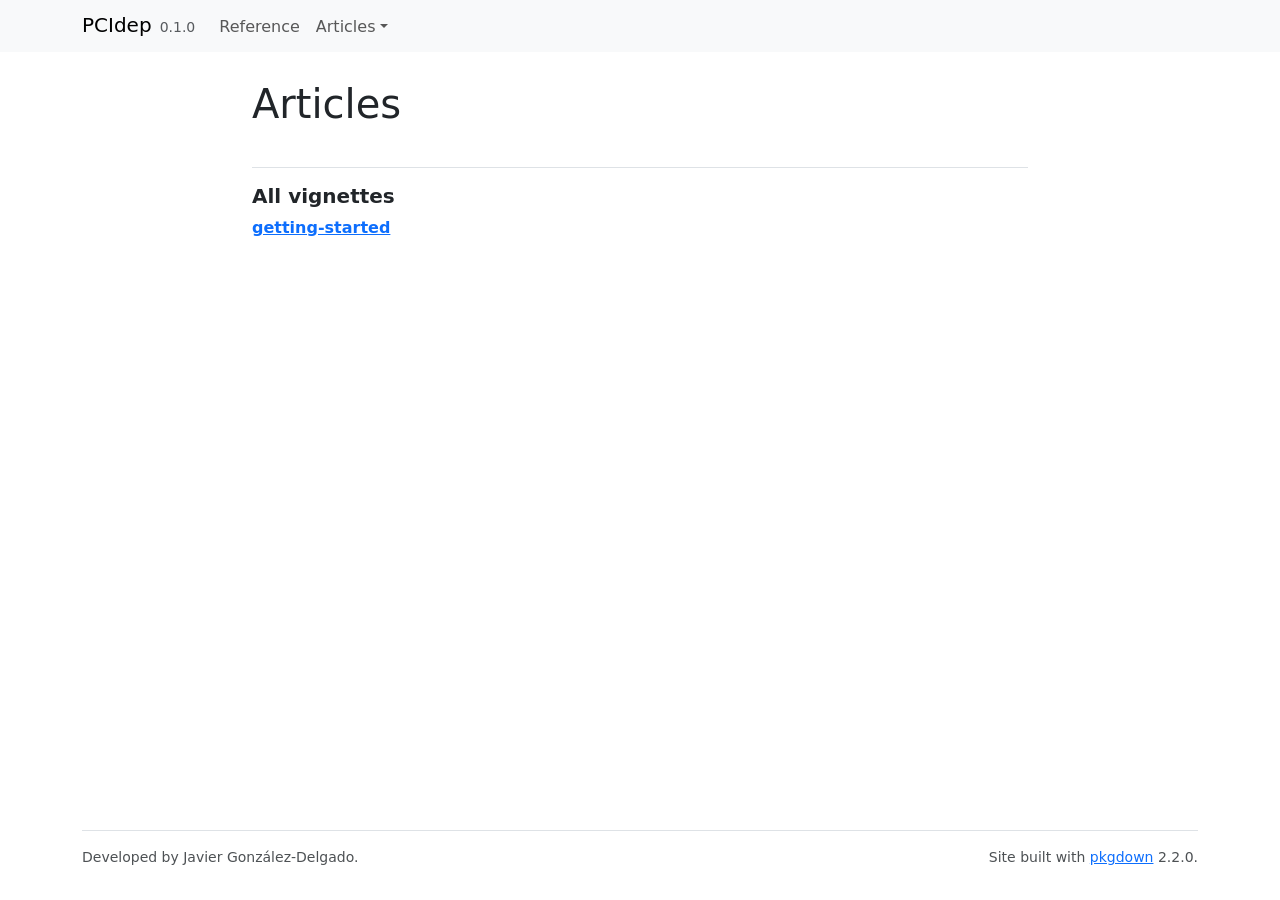
<file: articles/index.html>
<!DOCTYPE html>
<!-- Generated by pkgdown: do not edit by hand --><html lang="en"><head><meta http-equiv="Content-Type" content="text/html; charset=UTF-8"><meta charset="utf-8"><meta http-equiv="X-UA-Compatible" content="IE=edge"><meta name="viewport" content="width=device-width, initial-scale=1, shrink-to-fit=no"><title>Articles • PCIdep</title><script src="../deps/jquery-3.6.0/jquery-3.6.0.min.js"></script><meta name="viewport" content="width=device-width, initial-scale=1, shrink-to-fit=no"><link href="../deps/bootstrap-5.3.1/bootstrap.min.css" rel="stylesheet"><script src="../deps/bootstrap-5.3.1/bootstrap.bundle.min.js"></script><link href="../deps/font-awesome-6.5.2/css/all.min.css" rel="stylesheet"><link href="../deps/font-awesome-6.5.2/css/v4-shims.min.css" rel="stylesheet"><script src="../deps/headroom-0.11.0/headroom.min.js"></script><script src="../deps/headroom-0.11.0/jQuery.headroom.min.js"></script><script src="../deps/bootstrap-toc-1.0.1/bootstrap-toc.min.js"></script><script src="../deps/clipboard.js-2.0.11/clipboard.min.js"></script><script src="../deps/search-1.0.0/autocomplete.jquery.min.js"></script><script src="../deps/search-1.0.0/fuse.min.js"></script><script src="../deps/search-1.0.0/mark.min.js"></script><!-- pkgdown --><script src="../pkgdown.js"></script><meta property="og:title" content="Articles"></head><body>
    <a href="#main" class="visually-hidden-focusable">Skip to contents</a>


    <nav class="navbar navbar-expand-lg fixed-top bg-light" data-bs-theme="light" aria-label="Site navigation"><div class="container">

    <a class="navbar-brand me-2" href="../index.html">PCIdep</a>

    <small class="nav-text text-muted me-auto" data-bs-toggle="tooltip" data-bs-placement="bottom" title="">0.1.0</small>


    <button class="navbar-toggler" type="button" data-bs-toggle="collapse" data-bs-target="#navbar" aria-controls="navbar" aria-expanded="false" aria-label="Toggle navigation">
      <span class="navbar-toggler-icon"></span>
    </button>

    <div id="navbar" class="collapse navbar-collapse ms-3">
      <ul class="navbar-nav me-auto"><li class="nav-item"><a class="nav-link" href="../reference/index.html">Reference</a></li>
<li class="nav-item dropdown">
  <button class="nav-link dropdown-toggle" type="button" id="dropdown-articles" data-bs-toggle="dropdown" aria-expanded="false" aria-haspopup="true">Articles</button>
  <ul class="dropdown-menu" aria-labelledby="dropdown-articles"><li><a class="dropdown-item" href="../articles/getting-started.html">getting-started</a></li>
  </ul></li>
      </ul><ul class="navbar-nav"></ul></div>


  </div>
</nav><div class="container template-article-index">
<div class="row">
  <main id="main" class="col-md-9"><div class="page-header">

      <h1>Articles</h1>
    </div>

    <div class="section ">
      <h3>All vignettes</h3>
      <div class="section-desc"></div>

      <dl><dt><a href="getting-started.html">getting-started</a></dt>
        <dd>
      </dd></dl></div>
  </main></div>


    <footer><div class="pkgdown-footer-left">
  <p>Developed by Javier González-Delgado.</p>
</div>

<div class="pkgdown-footer-right">
  <p>Site built with <a href="https://pkgdown.r-lib.org/" class="external-link">pkgdown</a> 2.2.0.</p>
</div>

    </footer></div>





  </body></html>
</file>
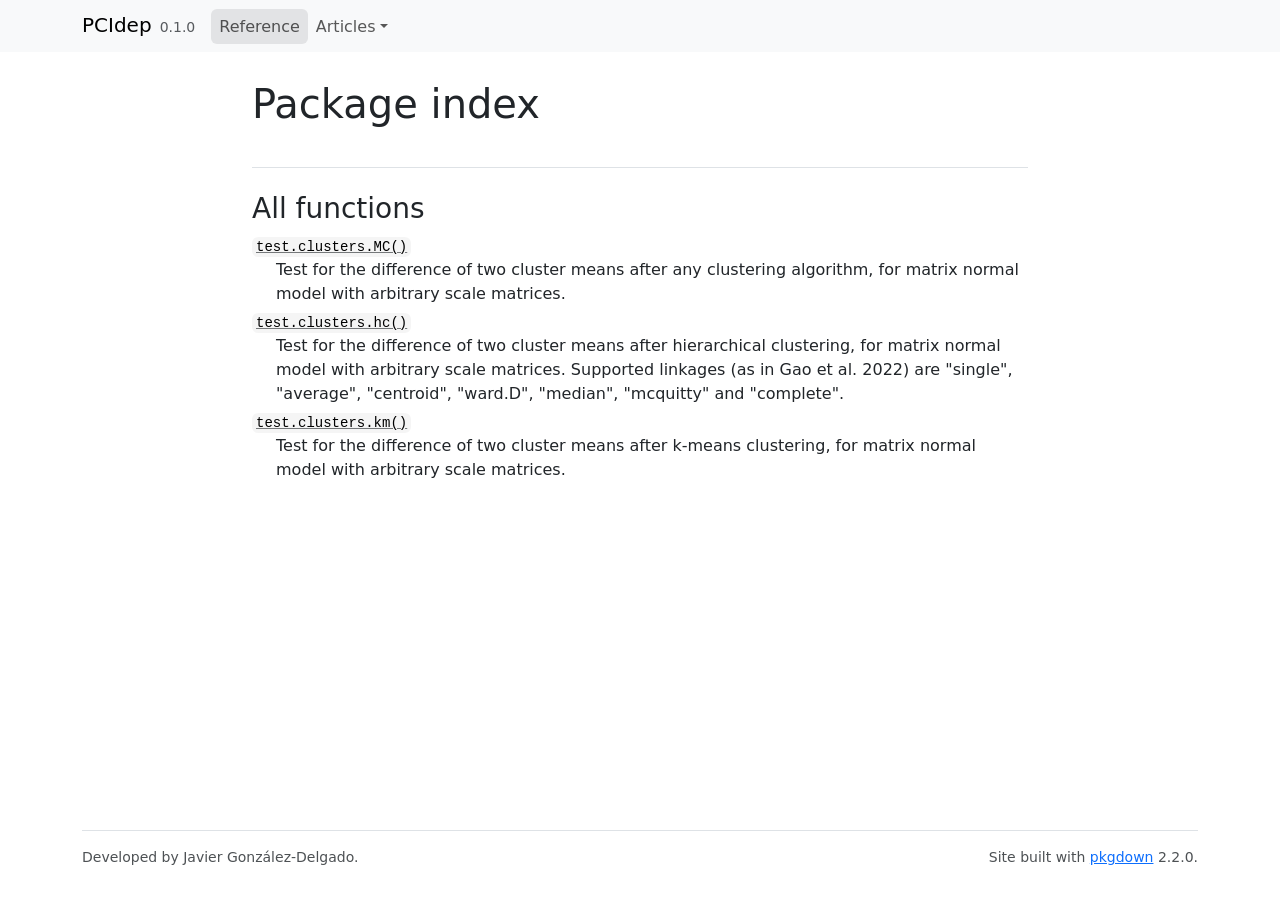
<file: reference/index.html>
<!DOCTYPE html>
<!-- Generated by pkgdown: do not edit by hand --><html lang="en"><head><meta http-equiv="Content-Type" content="text/html; charset=UTF-8"><meta charset="utf-8"><meta http-equiv="X-UA-Compatible" content="IE=edge"><meta name="viewport" content="width=device-width, initial-scale=1, shrink-to-fit=no"><title>Package index • PCIdep</title><script src="../deps/jquery-3.6.0/jquery-3.6.0.min.js"></script><meta name="viewport" content="width=device-width, initial-scale=1, shrink-to-fit=no"><link href="../deps/bootstrap-5.3.1/bootstrap.min.css" rel="stylesheet"><script src="../deps/bootstrap-5.3.1/bootstrap.bundle.min.js"></script><link href="../deps/font-awesome-6.5.2/css/all.min.css" rel="stylesheet"><link href="../deps/font-awesome-6.5.2/css/v4-shims.min.css" rel="stylesheet"><script src="../deps/headroom-0.11.0/headroom.min.js"></script><script src="../deps/headroom-0.11.0/jQuery.headroom.min.js"></script><script src="../deps/bootstrap-toc-1.0.1/bootstrap-toc.min.js"></script><script src="../deps/clipboard.js-2.0.11/clipboard.min.js"></script><script src="../deps/search-1.0.0/autocomplete.jquery.min.js"></script><script src="../deps/search-1.0.0/fuse.min.js"></script><script src="../deps/search-1.0.0/mark.min.js"></script><!-- pkgdown --><script src="../pkgdown.js"></script><meta property="og:title" content="Package index"></head><body>
    <a href="#main" class="visually-hidden-focusable">Skip to contents</a>


    <nav class="navbar navbar-expand-lg fixed-top bg-light" data-bs-theme="light" aria-label="Site navigation"><div class="container">

    <a class="navbar-brand me-2" href="../index.html">PCIdep</a>

    <small class="nav-text text-muted me-auto" data-bs-toggle="tooltip" data-bs-placement="bottom" title="">0.1.0</small>


    <button class="navbar-toggler" type="button" data-bs-toggle="collapse" data-bs-target="#navbar" aria-controls="navbar" aria-expanded="false" aria-label="Toggle navigation">
      <span class="navbar-toggler-icon"></span>
    </button>

    <div id="navbar" class="collapse navbar-collapse ms-3">
      <ul class="navbar-nav me-auto"><li class="active nav-item"><a class="nav-link" href="../reference/index.html">Reference</a></li>
<li class="nav-item dropdown">
  <button class="nav-link dropdown-toggle" type="button" id="dropdown-articles" data-bs-toggle="dropdown" aria-expanded="false" aria-haspopup="true">Articles</button>
  <ul class="dropdown-menu" aria-labelledby="dropdown-articles"><li><a class="dropdown-item" href="../articles/getting-started.html">getting-started</a></li>
  </ul></li>
      </ul><ul class="navbar-nav"></ul></div>


  </div>
</nav><div class="container template-reference-index">
<div class="row">
  <main id="main" class="col-md-9"><div class="page-header">

      <h1>Package index</h1>
    </div>

    <div class="section level2">
      <h2 id="all-functions">All functions<a class="anchor" aria-label="anchor" href="#all-functions"></a></h2>



      <dl></dl></div><div class="section level2">




      <dl><dt>

          <code><a href="test.clusters.MC.html">test.clusters.MC()</a></code>

        </dt>
        <dd>Test for the difference of two cluster means after any clustering algorithm, for matrix normal model with arbitrary scale matrices.</dd>

        <dt>

          <code><a href="test.clusters.hc.html">test.clusters.hc()</a></code>

        </dt>
        <dd>Test for the difference of two cluster means after hierarchical clustering, for matrix normal model with arbitrary scale matrices. Supported linkages (as in Gao et al. 2022) are "single", "average", "centroid", "ward.D", "median", "mcquitty" and "complete".</dd>

        <dt>

          <code><a href="test.clusters.km.html">test.clusters.km()</a></code>

        </dt>
        <dd>Test for the difference of two cluster means after k-means clustering, for matrix normal model with arbitrary scale matrices.</dd>
      </dl></div>
  </main></div>


    <footer><div class="pkgdown-footer-left">
  <p>Developed by Javier González-Delgado.</p>
</div>

<div class="pkgdown-footer-right">
  <p>Site built with <a href="https://pkgdown.r-lib.org/" class="external-link">pkgdown</a> 2.2.0.</p>
</div>

    </footer></div>





  </body></html>
</file>
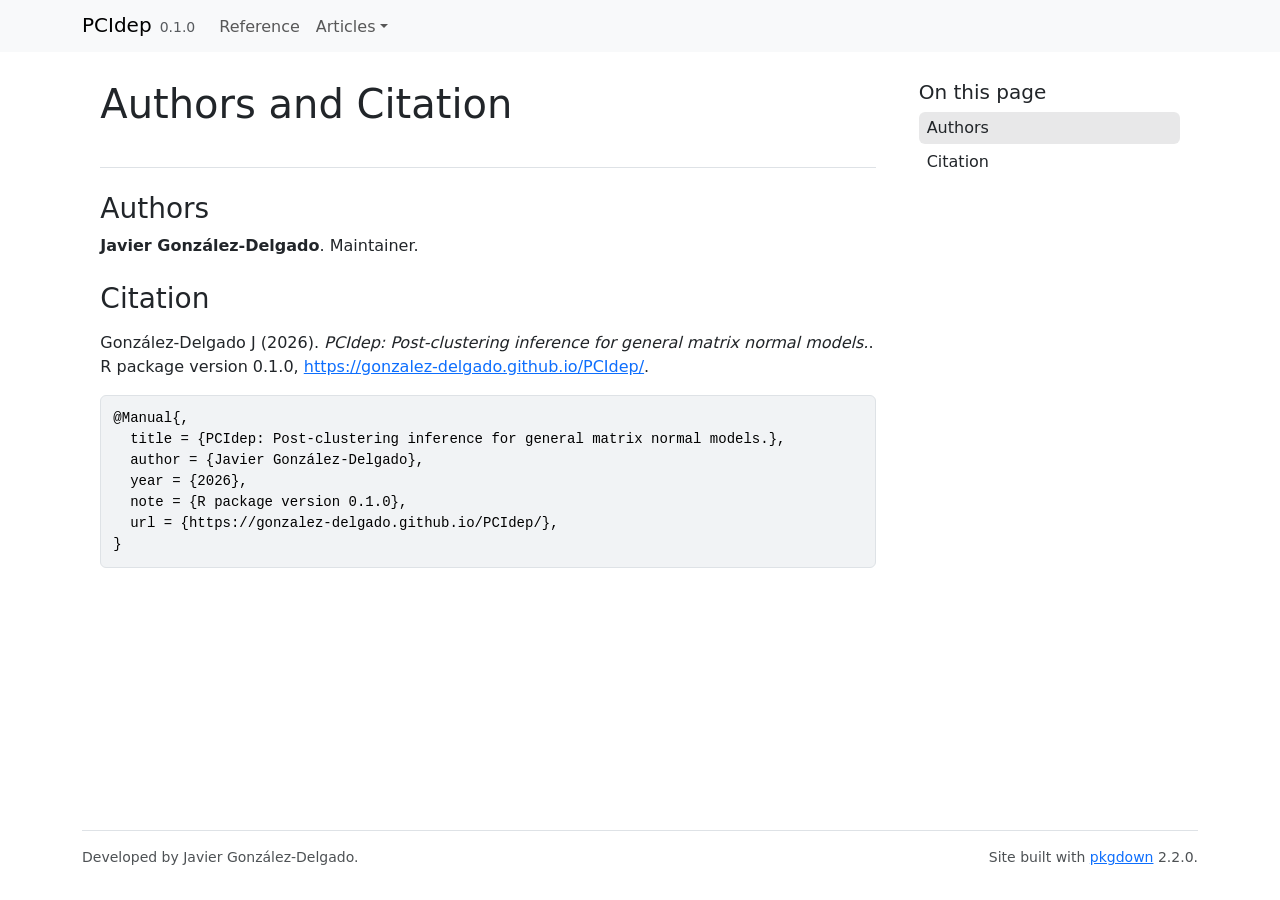
<file: authors.html>
<!DOCTYPE html>
<!-- Generated by pkgdown: do not edit by hand --><html lang="en"><head><meta http-equiv="Content-Type" content="text/html; charset=UTF-8"><meta charset="utf-8"><meta http-equiv="X-UA-Compatible" content="IE=edge"><meta name="viewport" content="width=device-width, initial-scale=1, shrink-to-fit=no"><title>Authors and Citation • PCIdep</title><script src="deps/jquery-3.6.0/jquery-3.6.0.min.js"></script><meta name="viewport" content="width=device-width, initial-scale=1, shrink-to-fit=no"><link href="deps/bootstrap-5.3.1/bootstrap.min.css" rel="stylesheet"><script src="deps/bootstrap-5.3.1/bootstrap.bundle.min.js"></script><link href="deps/font-awesome-6.5.2/css/all.min.css" rel="stylesheet"><link href="deps/font-awesome-6.5.2/css/v4-shims.min.css" rel="stylesheet"><script src="deps/headroom-0.11.0/headroom.min.js"></script><script src="deps/headroom-0.11.0/jQuery.headroom.min.js"></script><script src="deps/bootstrap-toc-1.0.1/bootstrap-toc.min.js"></script><script src="deps/clipboard.js-2.0.11/clipboard.min.js"></script><script src="deps/search-1.0.0/autocomplete.jquery.min.js"></script><script src="deps/search-1.0.0/fuse.min.js"></script><script src="deps/search-1.0.0/mark.min.js"></script><!-- pkgdown --><script src="pkgdown.js"></script><meta property="og:title" content="Authors and Citation"></head><body>
    <a href="#main" class="visually-hidden-focusable">Skip to contents</a>


    <nav class="navbar navbar-expand-lg fixed-top bg-light" data-bs-theme="light" aria-label="Site navigation"><div class="container">

    <a class="navbar-brand me-2" href="index.html">PCIdep</a>

    <small class="nav-text text-muted me-auto" data-bs-toggle="tooltip" data-bs-placement="bottom" title="">0.1.0</small>


    <button class="navbar-toggler" type="button" data-bs-toggle="collapse" data-bs-target="#navbar" aria-controls="navbar" aria-expanded="false" aria-label="Toggle navigation">
      <span class="navbar-toggler-icon"></span>
    </button>

    <div id="navbar" class="collapse navbar-collapse ms-3">
      <ul class="navbar-nav me-auto"><li class="nav-item"><a class="nav-link" href="reference/index.html">Reference</a></li>
<li class="nav-item dropdown">
  <button class="nav-link dropdown-toggle" type="button" id="dropdown-articles" data-bs-toggle="dropdown" aria-expanded="false" aria-haspopup="true">Articles</button>
  <ul class="dropdown-menu" aria-labelledby="dropdown-articles"><li><a class="dropdown-item" href="articles/getting-started.html">getting-started</a></li>
  </ul></li>
      </ul><ul class="navbar-nav"></ul></div>


  </div>
</nav><div class="container template-citation-authors">
<div class="row">
  <main id="main" class="col-md-9"><div class="page-header">

      <h1>Authors and Citation</h1>
    </div>

    <div class="section level2">
      <h2>Authors</h2>

      <ul class="list-unstyled"><li>
          <p><strong>Javier González-Delgado</strong>. Maintainer.
          </p>
        </li>
      </ul></div>

    <div class="section level2">
      <h2 id="citation">Citation</h2>
      <p></p>

      <p>González-Delgado J (2026).
<em>PCIdep: Post-clustering inference for general matrix normal models.</em>.
R package version 0.1.0, <a href="https://gonzalez-delgado.github.io/PCIdep/">https://gonzalez-delgado.github.io/PCIdep/</a>.
</p>
      <pre>@Manual{,
  title = {PCIdep: Post-clustering inference for general matrix normal models.},
  author = {Javier González-Delgado},
  year = {2026},
  note = {R package version 0.1.0},
  url = {https://gonzalez-delgado.github.io/PCIdep/},
}</pre>
    </div>

  </main><aside class="col-md-3"><nav id="toc" aria-label="Table of contents"><h2>On this page</h2>
    </nav></aside></div>


    <footer><div class="pkgdown-footer-left">
  <p>Developed by Javier González-Delgado.</p>
</div>

<div class="pkgdown-footer-right">
  <p>Site built with <a href="https://pkgdown.r-lib.org/" class="external-link">pkgdown</a> 2.2.0.</p>
</div>

    </footer></div>





  </body></html>
</file>
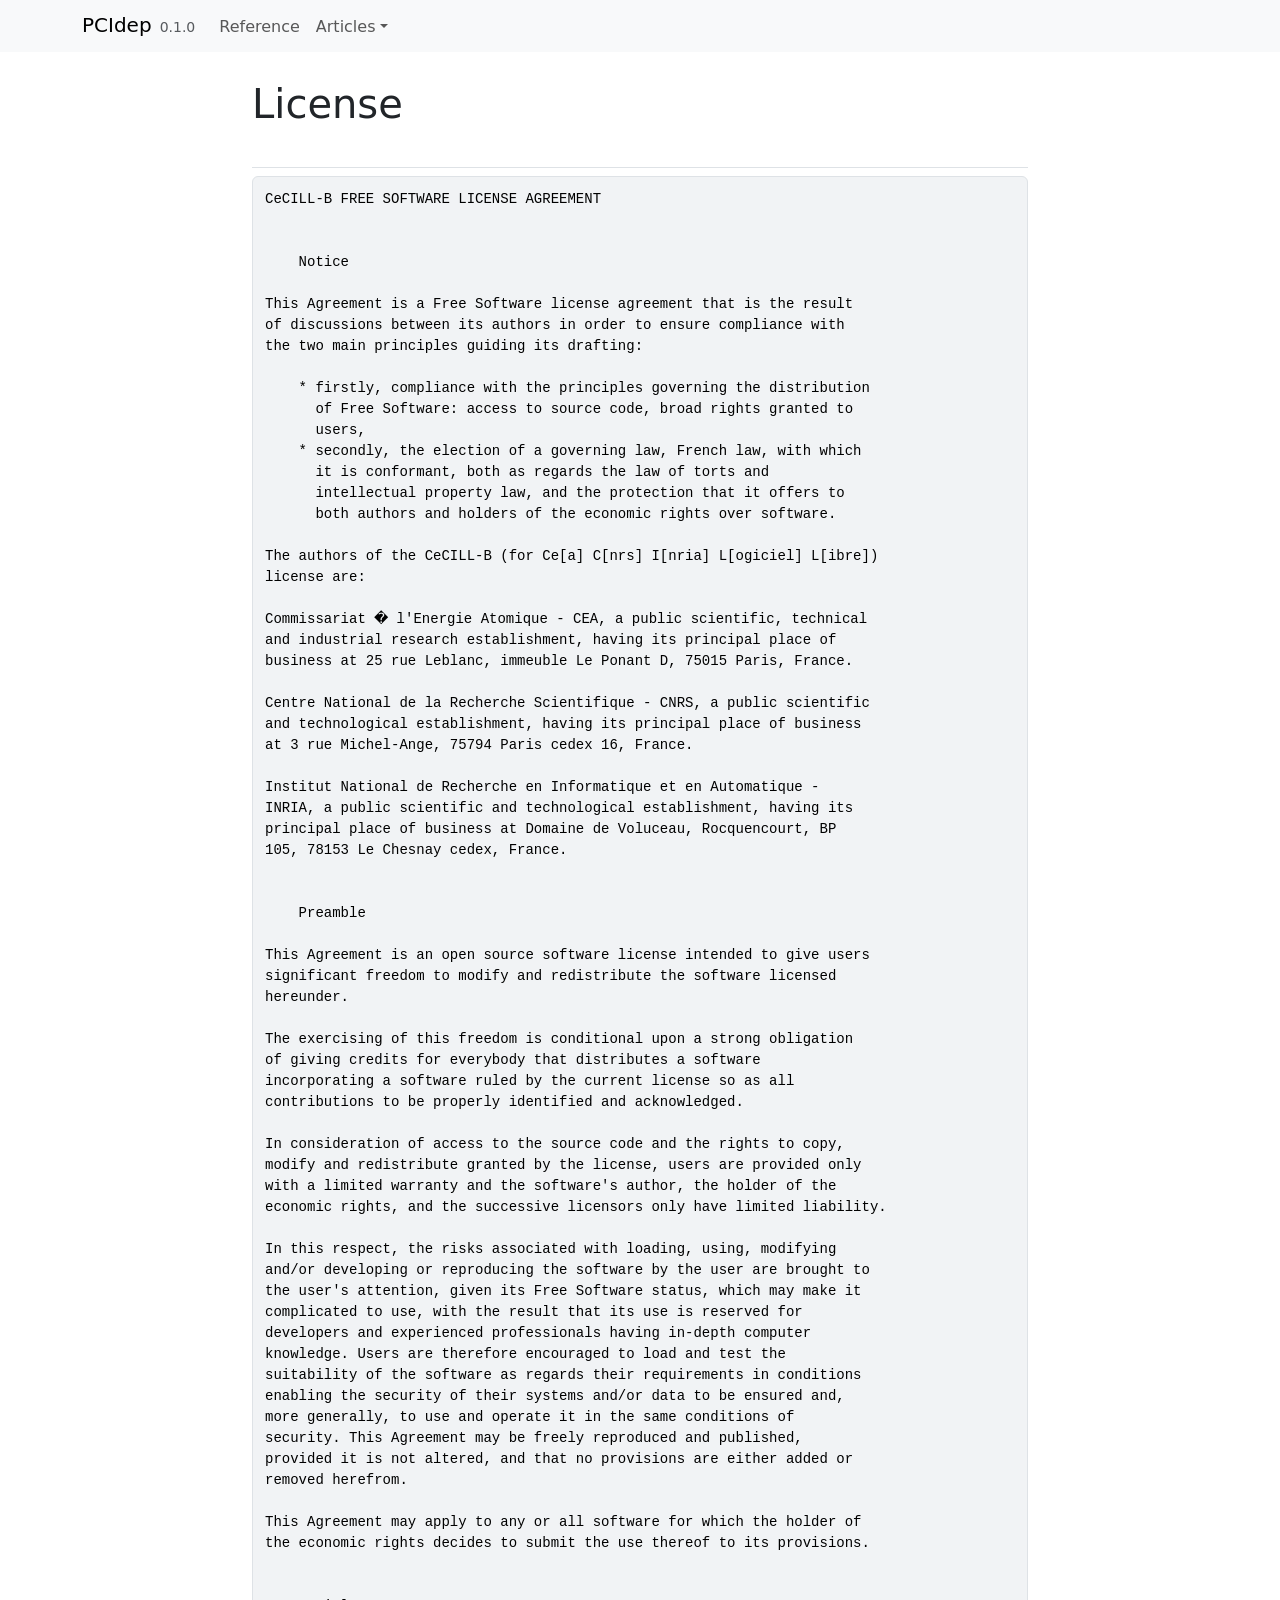
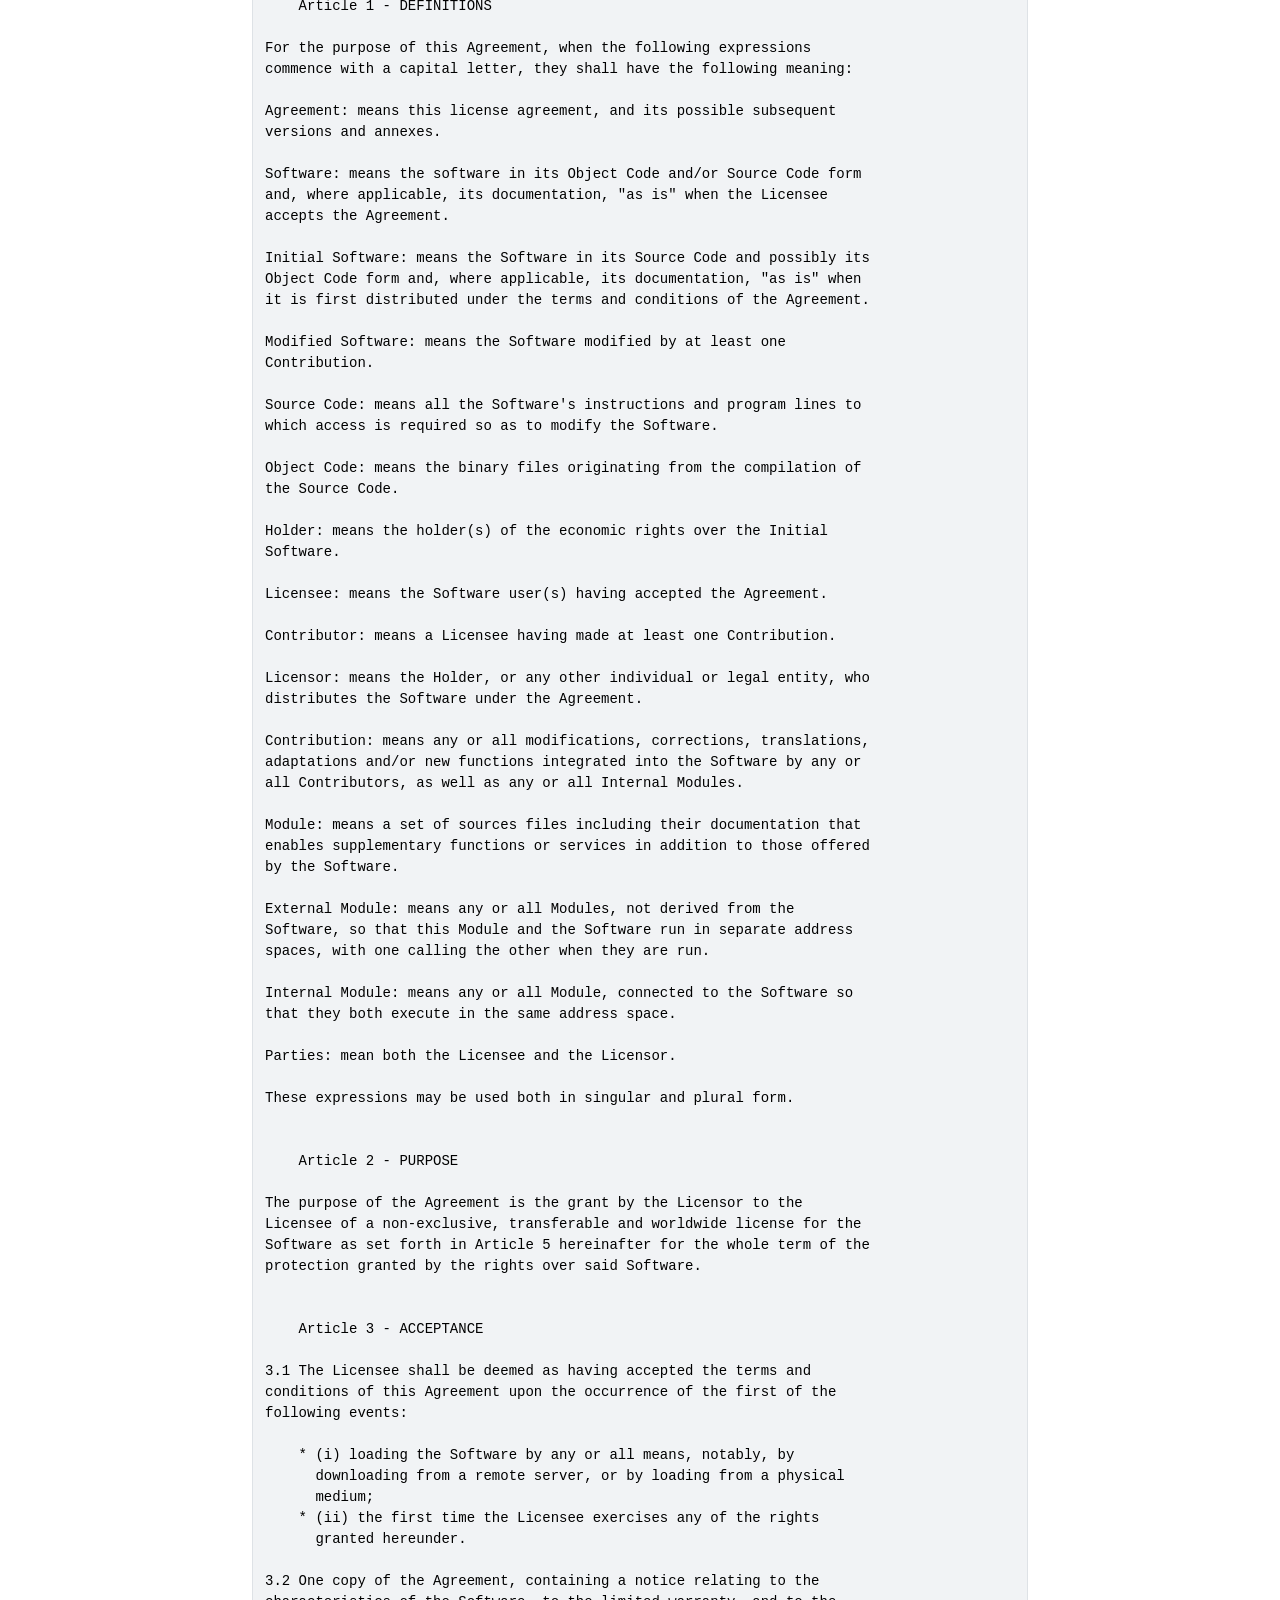
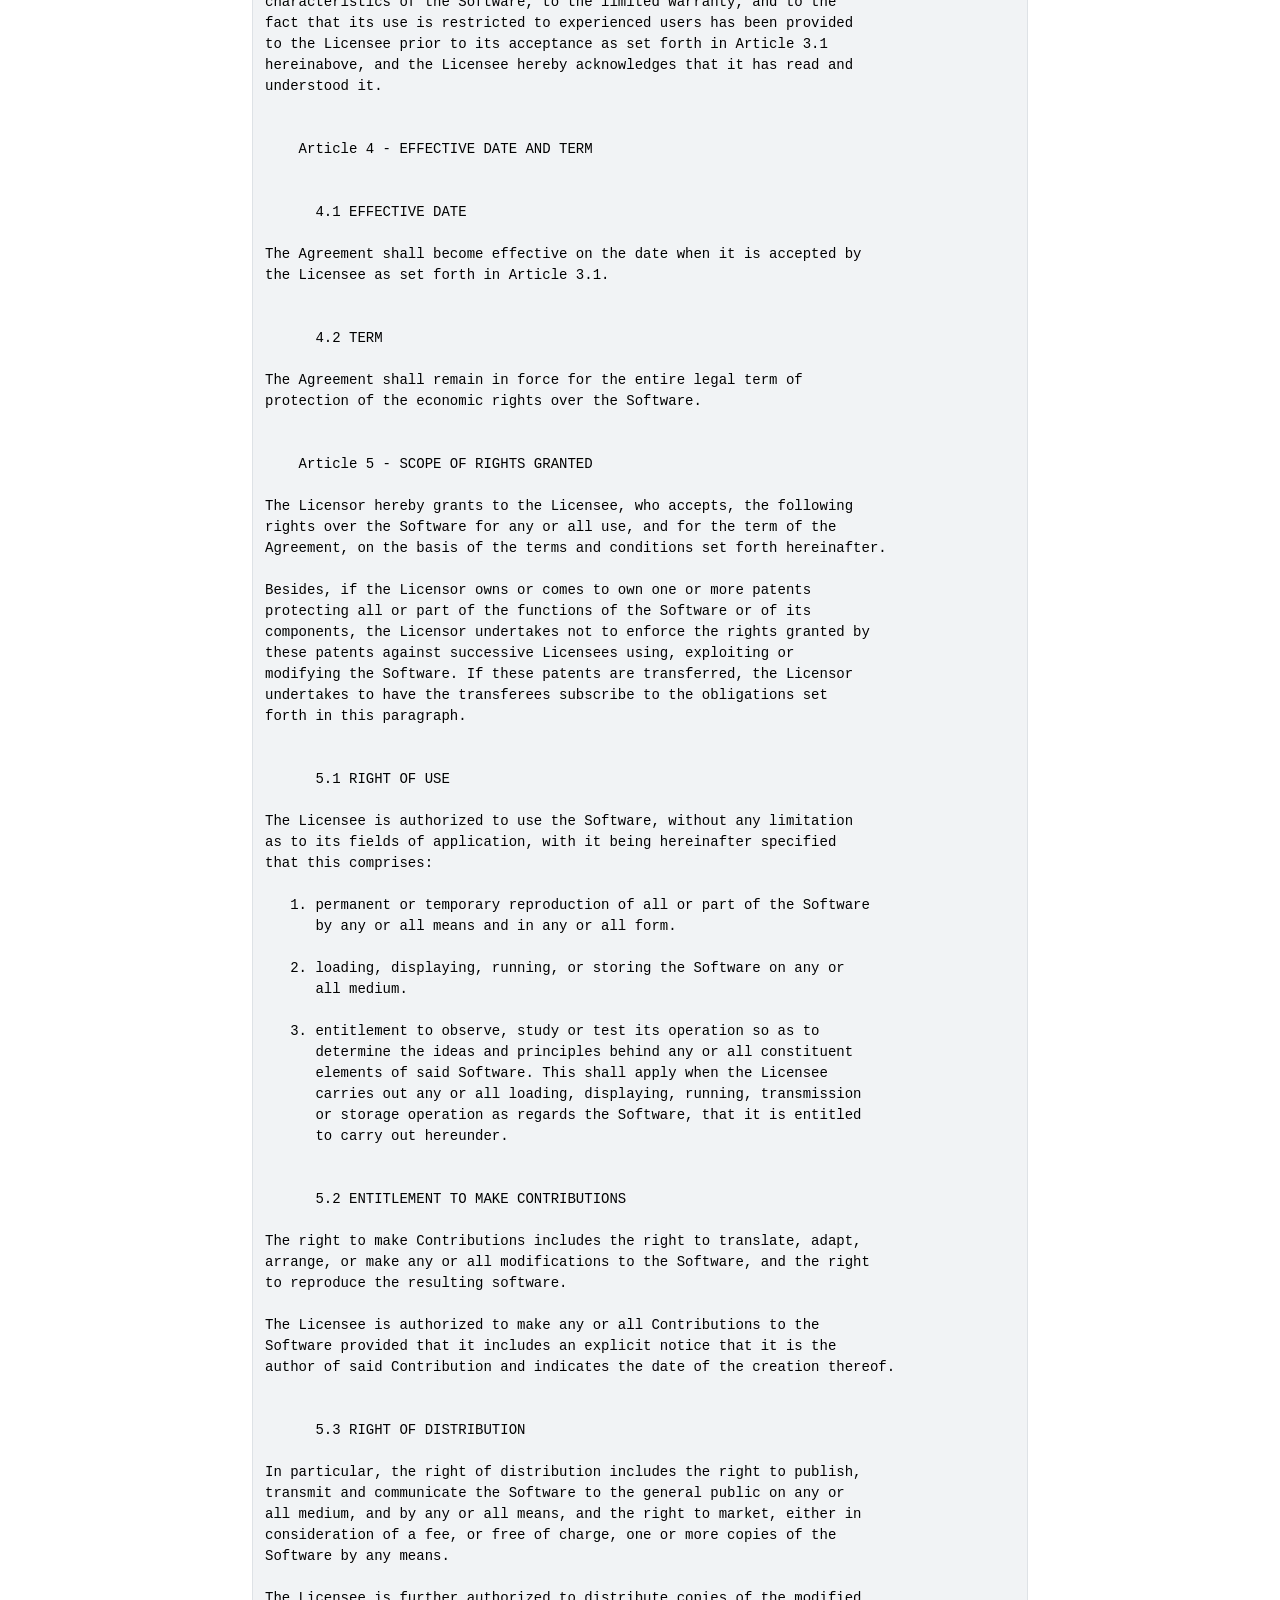
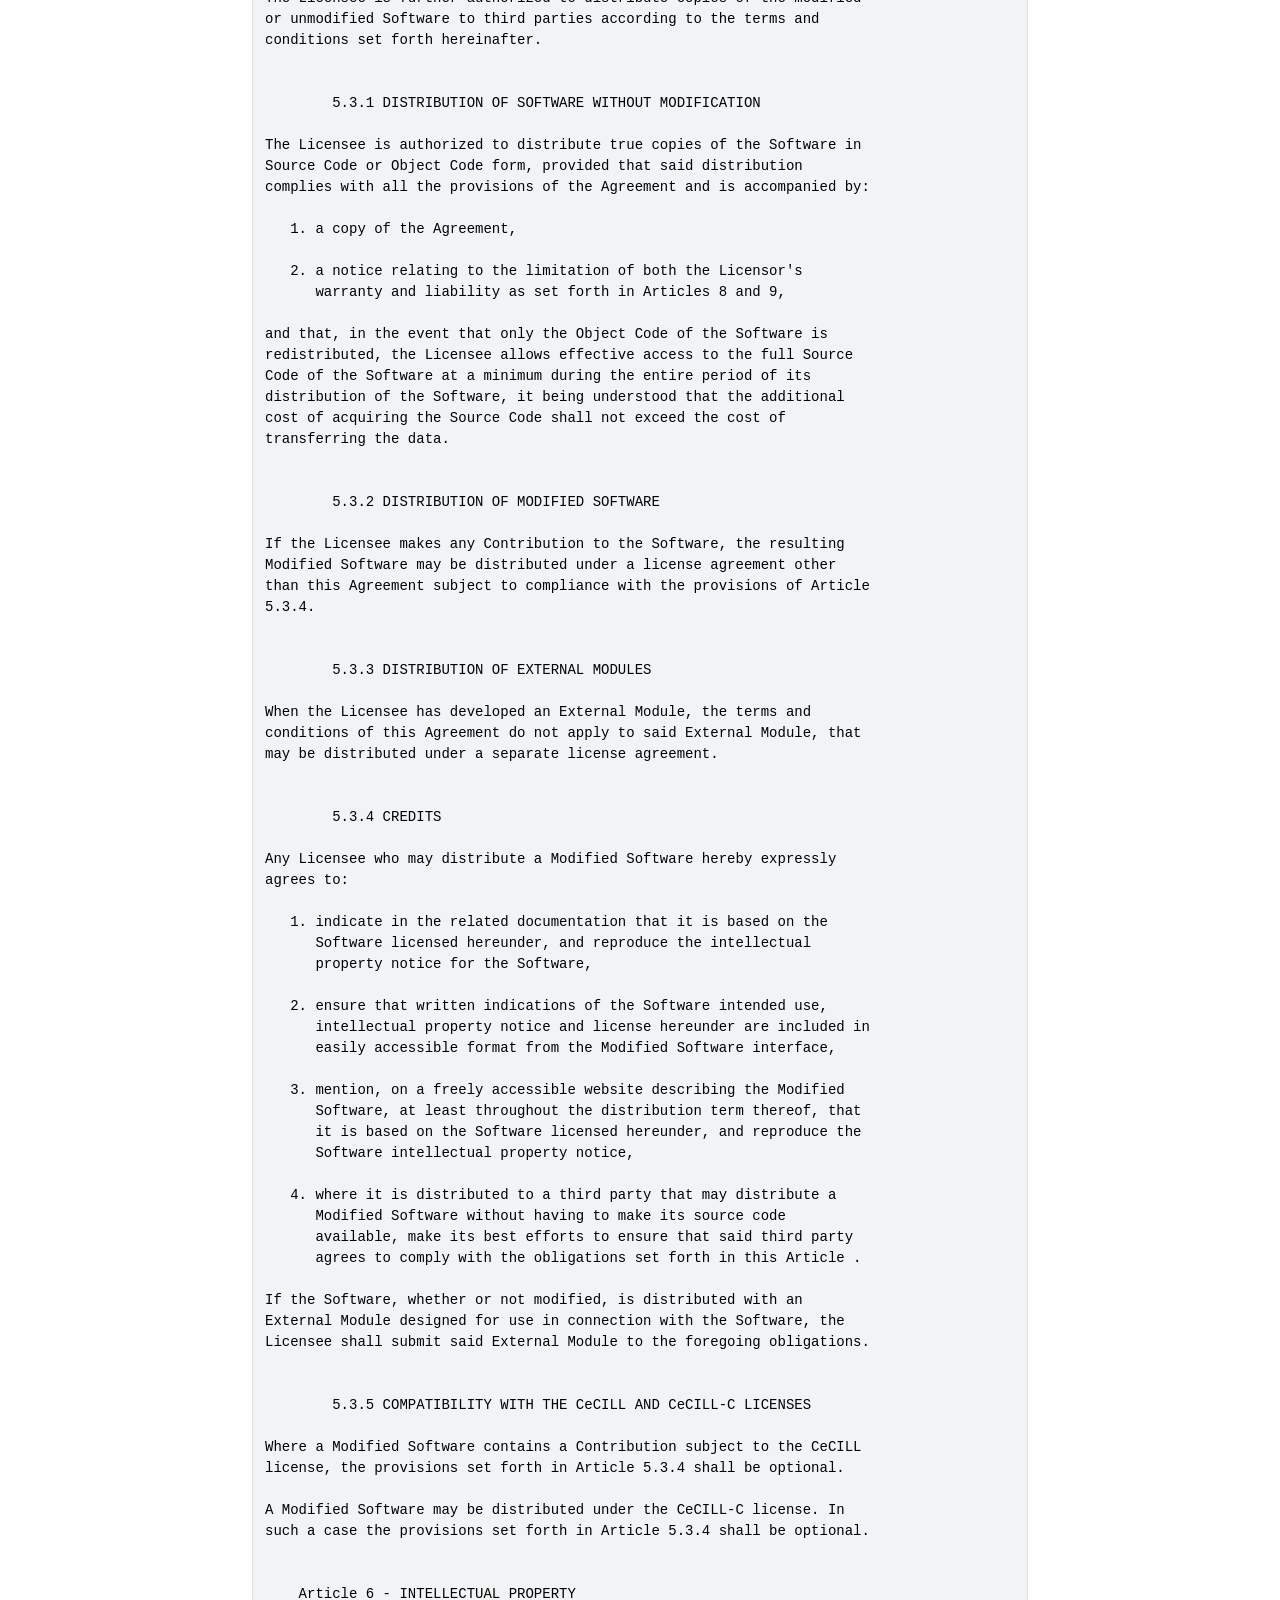
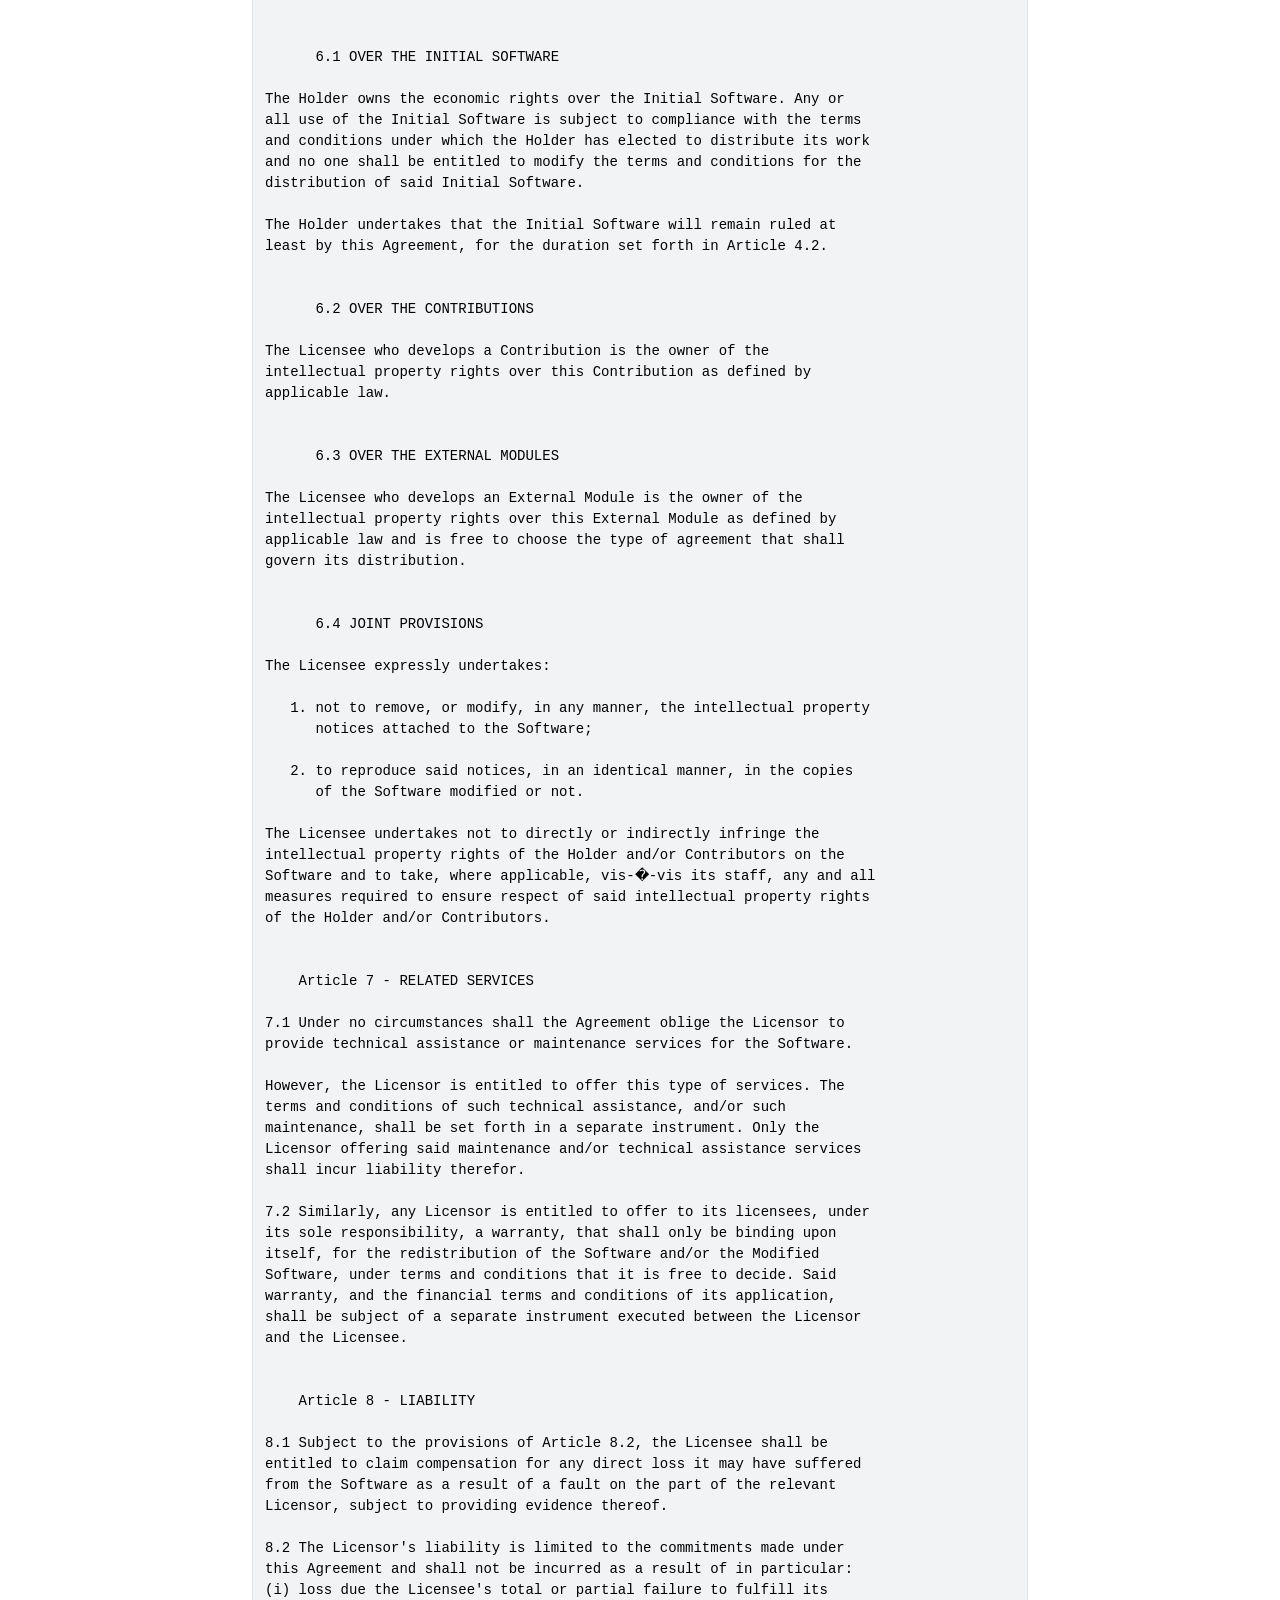
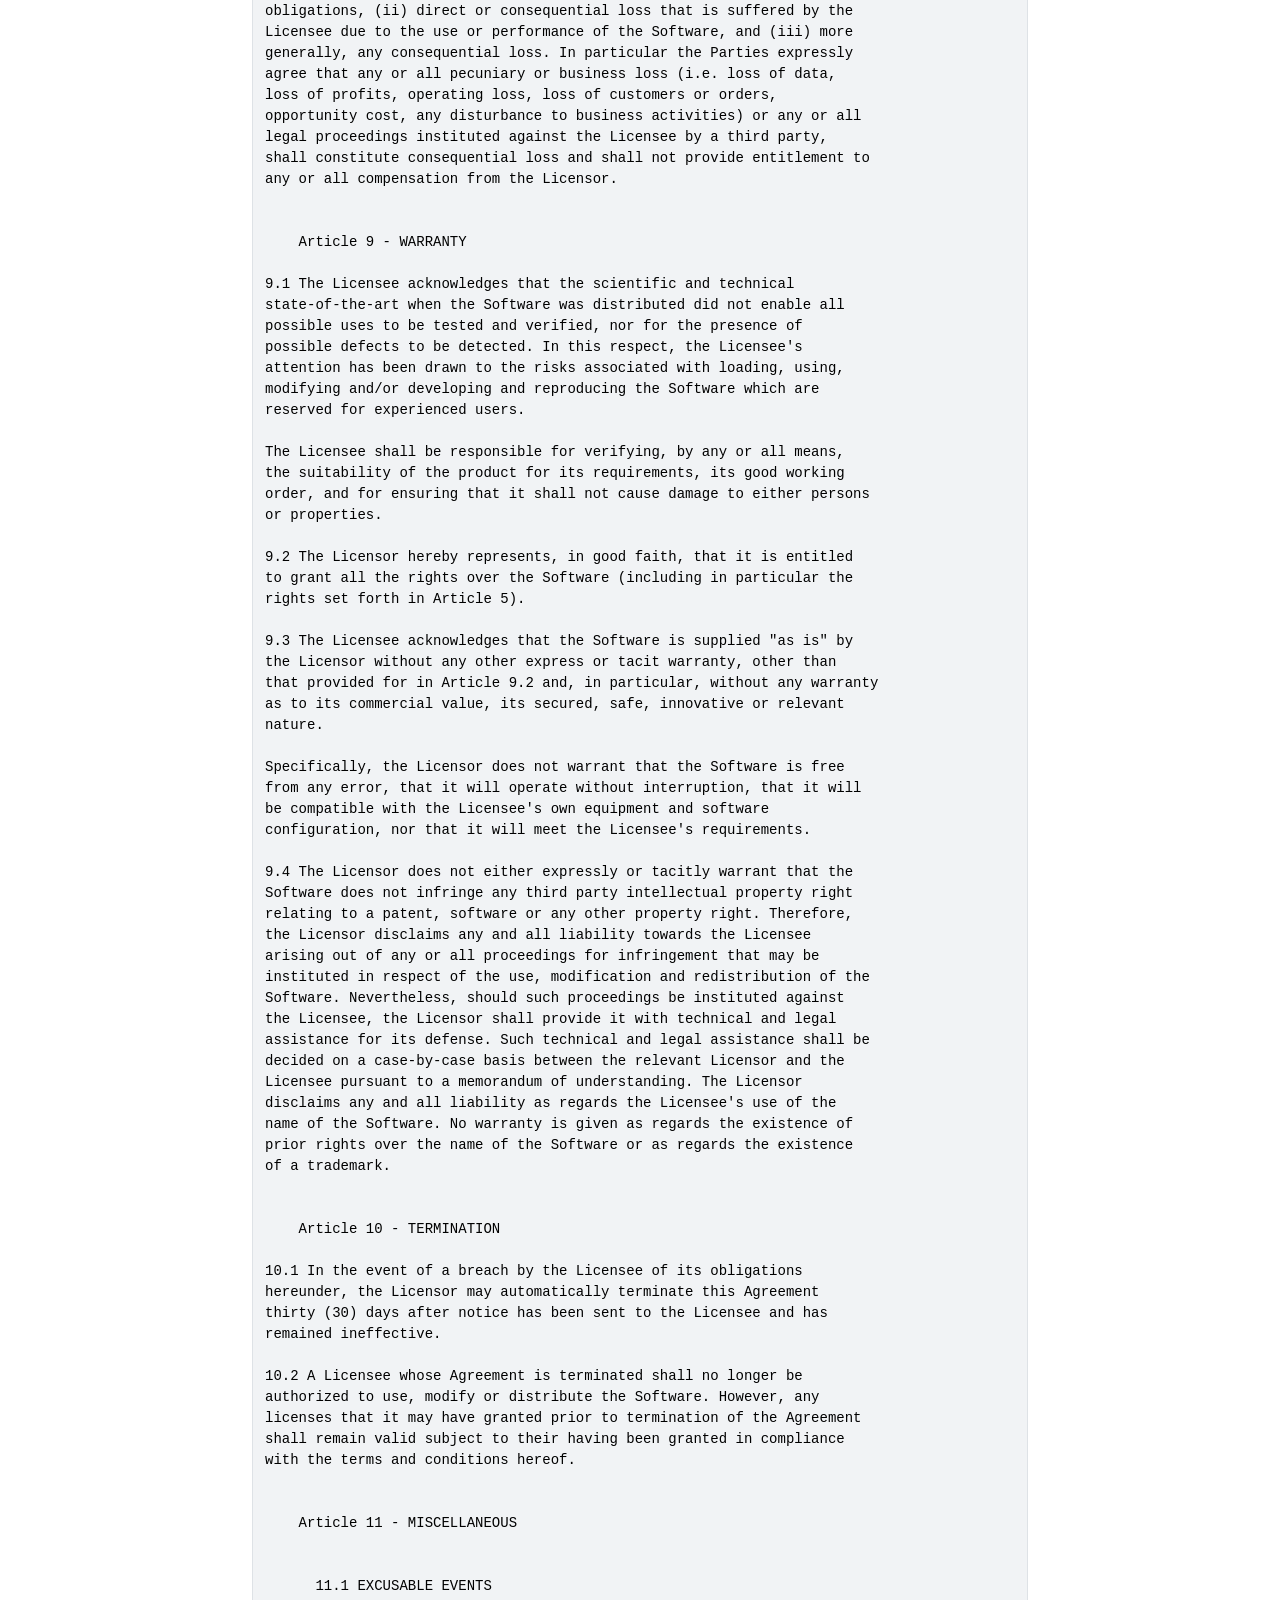
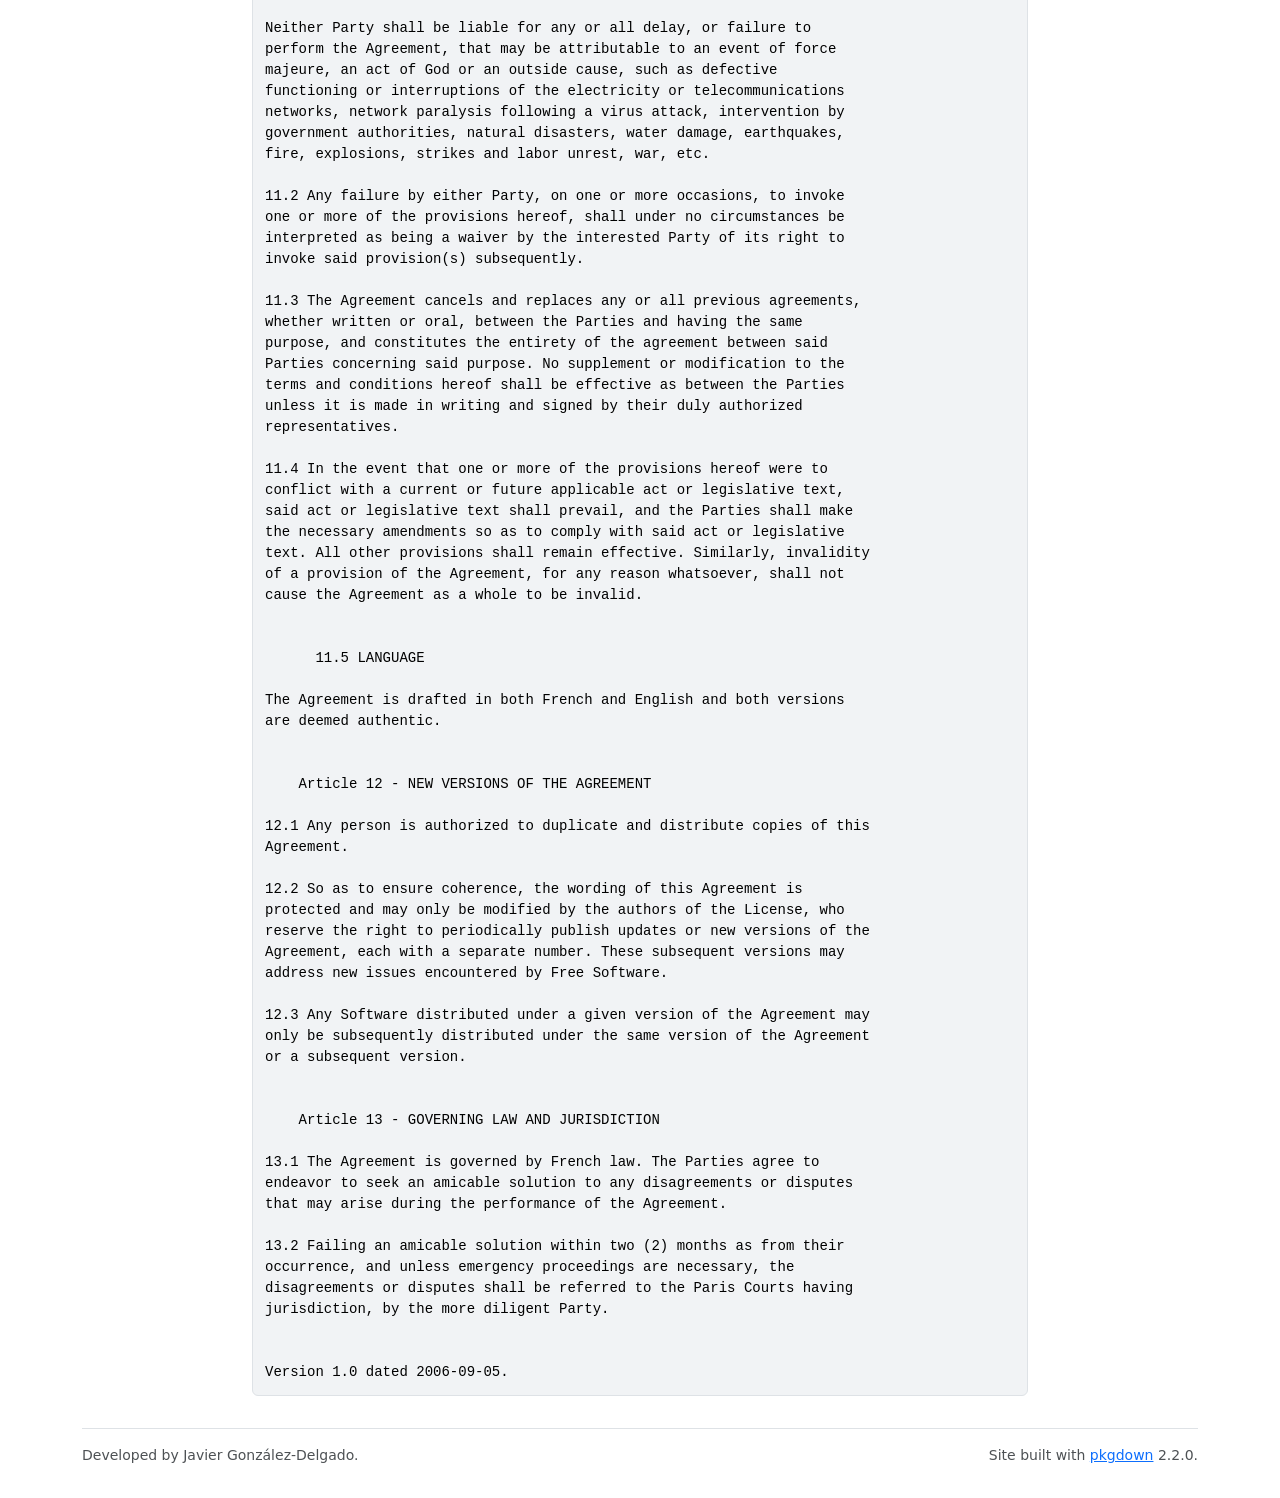
<file: LICENSE-text.html>
<!DOCTYPE html>
<!-- Generated by pkgdown: do not edit by hand --><html lang="en"><head><meta http-equiv="Content-Type" content="text/html; charset=UTF-8"><meta charset="utf-8"><meta http-equiv="X-UA-Compatible" content="IE=edge"><meta name="viewport" content="width=device-width, initial-scale=1, shrink-to-fit=no"><title>License • PCIdep</title><script src="deps/jquery-3.6.0/jquery-3.6.0.min.js"></script><meta name="viewport" content="width=device-width, initial-scale=1, shrink-to-fit=no"><link href="deps/bootstrap-5.3.1/bootstrap.min.css" rel="stylesheet"><script src="deps/bootstrap-5.3.1/bootstrap.bundle.min.js"></script><link href="deps/font-awesome-6.5.2/css/all.min.css" rel="stylesheet"><link href="deps/font-awesome-6.5.2/css/v4-shims.min.css" rel="stylesheet"><script src="deps/headroom-0.11.0/headroom.min.js"></script><script src="deps/headroom-0.11.0/jQuery.headroom.min.js"></script><script src="deps/bootstrap-toc-1.0.1/bootstrap-toc.min.js"></script><script src="deps/clipboard.js-2.0.11/clipboard.min.js"></script><script src="deps/search-1.0.0/autocomplete.jquery.min.js"></script><script src="deps/search-1.0.0/fuse.min.js"></script><script src="deps/search-1.0.0/mark.min.js"></script><!-- pkgdown --><script src="pkgdown.js"></script><meta property="og:title" content="License"></head><body>
    <a href="#main" class="visually-hidden-focusable">Skip to contents</a>


    <nav class="navbar navbar-expand-lg fixed-top bg-light" data-bs-theme="light" aria-label="Site navigation"><div class="container">

    <a class="navbar-brand me-2" href="index.html">PCIdep</a>

    <small class="nav-text text-muted me-auto" data-bs-toggle="tooltip" data-bs-placement="bottom" title="">0.1.0</small>


    <button class="navbar-toggler" type="button" data-bs-toggle="collapse" data-bs-target="#navbar" aria-controls="navbar" aria-expanded="false" aria-label="Toggle navigation">
      <span class="navbar-toggler-icon"></span>
    </button>

    <div id="navbar" class="collapse navbar-collapse ms-3">
      <ul class="navbar-nav me-auto"><li class="nav-item"><a class="nav-link" href="reference/index.html">Reference</a></li>
<li class="nav-item dropdown">
  <button class="nav-link dropdown-toggle" type="button" id="dropdown-articles" data-bs-toggle="dropdown" aria-expanded="false" aria-haspopup="true">Articles</button>
  <ul class="dropdown-menu" aria-labelledby="dropdown-articles"><li><a class="dropdown-item" href="articles/getting-started.html">getting-started</a></li>
  </ul></li>
      </ul><ul class="navbar-nav"></ul></div>


  </div>
</nav><div class="container template-title-body">
<div class="row">
  <main id="main" class="col-md-9"><div class="page-header">

      <h1>License</h1>

    </div>

<pre>
CeCILL-B FREE SOFTWARE LICENSE AGREEMENT


    Notice

This Agreement is a Free Software license agreement that is the result
of discussions between its authors in order to ensure compliance with
the two main principles guiding its drafting:

    * firstly, compliance with the principles governing the distribution
      of Free Software: access to source code, broad rights granted to
      users,
    * secondly, the election of a governing law, French law, with which
      it is conformant, both as regards the law of torts and
      intellectual property law, and the protection that it offers to
      both authors and holders of the economic rights over software.

The authors of the CeCILL-B (for Ce[a] C[nrs] I[nria] L[ogiciel] L[ibre])
license are:

Commissariat � l'Energie Atomique - CEA, a public scientific, technical
and industrial research establishment, having its principal place of
business at 25 rue Leblanc, immeuble Le Ponant D, 75015 Paris, France.

Centre National de la Recherche Scientifique - CNRS, a public scientific
and technological establishment, having its principal place of business
at 3 rue Michel-Ange, 75794 Paris cedex 16, France.

Institut National de Recherche en Informatique et en Automatique -
INRIA, a public scientific and technological establishment, having its
principal place of business at Domaine de Voluceau, Rocquencourt, BP
105, 78153 Le Chesnay cedex, France.


    Preamble

This Agreement is an open source software license intended to give users
significant freedom to modify and redistribute the software licensed
hereunder.

The exercising of this freedom is conditional upon a strong obligation
of giving credits for everybody that distributes a software
incorporating a software ruled by the current license so as all
contributions to be properly identified and acknowledged.

In consideration of access to the source code and the rights to copy,
modify and redistribute granted by the license, users are provided only
with a limited warranty and the software's author, the holder of the
economic rights, and the successive licensors only have limited liability.

In this respect, the risks associated with loading, using, modifying
and/or developing or reproducing the software by the user are brought to
the user's attention, given its Free Software status, which may make it
complicated to use, with the result that its use is reserved for
developers and experienced professionals having in-depth computer
knowledge. Users are therefore encouraged to load and test the
suitability of the software as regards their requirements in conditions
enabling the security of their systems and/or data to be ensured and,
more generally, to use and operate it in the same conditions of
security. This Agreement may be freely reproduced and published,
provided it is not altered, and that no provisions are either added or
removed herefrom.

This Agreement may apply to any or all software for which the holder of
the economic rights decides to submit the use thereof to its provisions.


    Article 1 - DEFINITIONS

For the purpose of this Agreement, when the following expressions
commence with a capital letter, they shall have the following meaning:

Agreement: means this license agreement, and its possible subsequent
versions and annexes.

Software: means the software in its Object Code and/or Source Code form
and, where applicable, its documentation, "as is" when the Licensee
accepts the Agreement.

Initial Software: means the Software in its Source Code and possibly its
Object Code form and, where applicable, its documentation, "as is" when
it is first distributed under the terms and conditions of the Agreement.

Modified Software: means the Software modified by at least one
Contribution.

Source Code: means all the Software's instructions and program lines to
which access is required so as to modify the Software.

Object Code: means the binary files originating from the compilation of
the Source Code.

Holder: means the holder(s) of the economic rights over the Initial
Software.

Licensee: means the Software user(s) having accepted the Agreement.

Contributor: means a Licensee having made at least one Contribution.

Licensor: means the Holder, or any other individual or legal entity, who
distributes the Software under the Agreement.

Contribution: means any or all modifications, corrections, translations,
adaptations and/or new functions integrated into the Software by any or
all Contributors, as well as any or all Internal Modules.

Module: means a set of sources files including their documentation that
enables supplementary functions or services in addition to those offered
by the Software.

External Module: means any or all Modules, not derived from the
Software, so that this Module and the Software run in separate address
spaces, with one calling the other when they are run.

Internal Module: means any or all Module, connected to the Software so
that they both execute in the same address space.

Parties: mean both the Licensee and the Licensor.

These expressions may be used both in singular and plural form.


    Article 2 - PURPOSE

The purpose of the Agreement is the grant by the Licensor to the
Licensee of a non-exclusive, transferable and worldwide license for the
Software as set forth in Article 5 hereinafter for the whole term of the
protection granted by the rights over said Software.


    Article 3 - ACCEPTANCE

3.1 The Licensee shall be deemed as having accepted the terms and
conditions of this Agreement upon the occurrence of the first of the
following events:

    * (i) loading the Software by any or all means, notably, by
      downloading from a remote server, or by loading from a physical
      medium;
    * (ii) the first time the Licensee exercises any of the rights
      granted hereunder.

3.2 One copy of the Agreement, containing a notice relating to the
characteristics of the Software, to the limited warranty, and to the
fact that its use is restricted to experienced users has been provided
to the Licensee prior to its acceptance as set forth in Article 3.1
hereinabove, and the Licensee hereby acknowledges that it has read and
understood it.


    Article 4 - EFFECTIVE DATE AND TERM


      4.1 EFFECTIVE DATE

The Agreement shall become effective on the date when it is accepted by
the Licensee as set forth in Article 3.1.


      4.2 TERM

The Agreement shall remain in force for the entire legal term of
protection of the economic rights over the Software.


    Article 5 - SCOPE OF RIGHTS GRANTED

The Licensor hereby grants to the Licensee, who accepts, the following
rights over the Software for any or all use, and for the term of the
Agreement, on the basis of the terms and conditions set forth hereinafter.

Besides, if the Licensor owns or comes to own one or more patents
protecting all or part of the functions of the Software or of its
components, the Licensor undertakes not to enforce the rights granted by
these patents against successive Licensees using, exploiting or
modifying the Software. If these patents are transferred, the Licensor
undertakes to have the transferees subscribe to the obligations set
forth in this paragraph.


      5.1 RIGHT OF USE

The Licensee is authorized to use the Software, without any limitation
as to its fields of application, with it being hereinafter specified
that this comprises:

   1. permanent or temporary reproduction of all or part of the Software
      by any or all means and in any or all form.

   2. loading, displaying, running, or storing the Software on any or
      all medium.

   3. entitlement to observe, study or test its operation so as to
      determine the ideas and principles behind any or all constituent
      elements of said Software. This shall apply when the Licensee
      carries out any or all loading, displaying, running, transmission
      or storage operation as regards the Software, that it is entitled
      to carry out hereunder.


      5.2 ENTITLEMENT TO MAKE CONTRIBUTIONS

The right to make Contributions includes the right to translate, adapt,
arrange, or make any or all modifications to the Software, and the right
to reproduce the resulting software.

The Licensee is authorized to make any or all Contributions to the
Software provided that it includes an explicit notice that it is the
author of said Contribution and indicates the date of the creation thereof.


      5.3 RIGHT OF DISTRIBUTION

In particular, the right of distribution includes the right to publish,
transmit and communicate the Software to the general public on any or
all medium, and by any or all means, and the right to market, either in
consideration of a fee, or free of charge, one or more copies of the
Software by any means.

The Licensee is further authorized to distribute copies of the modified
or unmodified Software to third parties according to the terms and
conditions set forth hereinafter.


        5.3.1 DISTRIBUTION OF SOFTWARE WITHOUT MODIFICATION

The Licensee is authorized to distribute true copies of the Software in
Source Code or Object Code form, provided that said distribution
complies with all the provisions of the Agreement and is accompanied by:

   1. a copy of the Agreement,

   2. a notice relating to the limitation of both the Licensor's
      warranty and liability as set forth in Articles 8 and 9,

and that, in the event that only the Object Code of the Software is
redistributed, the Licensee allows effective access to the full Source
Code of the Software at a minimum during the entire period of its
distribution of the Software, it being understood that the additional
cost of acquiring the Source Code shall not exceed the cost of
transferring the data.


        5.3.2 DISTRIBUTION OF MODIFIED SOFTWARE

If the Licensee makes any Contribution to the Software, the resulting
Modified Software may be distributed under a license agreement other
than this Agreement subject to compliance with the provisions of Article
5.3.4.


        5.3.3 DISTRIBUTION OF EXTERNAL MODULES

When the Licensee has developed an External Module, the terms and
conditions of this Agreement do not apply to said External Module, that
may be distributed under a separate license agreement.


        5.3.4 CREDITS

Any Licensee who may distribute a Modified Software hereby expressly
agrees to:

   1. indicate in the related documentation that it is based on the
      Software licensed hereunder, and reproduce the intellectual
      property notice for the Software,

   2. ensure that written indications of the Software intended use,
      intellectual property notice and license hereunder are included in
      easily accessible format from the Modified Software interface,

   3. mention, on a freely accessible website describing the Modified
      Software, at least throughout the distribution term thereof, that
      it is based on the Software licensed hereunder, and reproduce the
      Software intellectual property notice,

   4. where it is distributed to a third party that may distribute a
      Modified Software without having to make its source code
      available, make its best efforts to ensure that said third party
      agrees to comply with the obligations set forth in this Article .

If the Software, whether or not modified, is distributed with an
External Module designed for use in connection with the Software, the
Licensee shall submit said External Module to the foregoing obligations.


        5.3.5 COMPATIBILITY WITH THE CeCILL AND CeCILL-C LICENSES

Where a Modified Software contains a Contribution subject to the CeCILL
license, the provisions set forth in Article 5.3.4 shall be optional.

A Modified Software may be distributed under the CeCILL-C license. In
such a case the provisions set forth in Article 5.3.4 shall be optional.


    Article 6 - INTELLECTUAL PROPERTY


      6.1 OVER THE INITIAL SOFTWARE

The Holder owns the economic rights over the Initial Software. Any or
all use of the Initial Software is subject to compliance with the terms
and conditions under which the Holder has elected to distribute its work
and no one shall be entitled to modify the terms and conditions for the
distribution of said Initial Software.

The Holder undertakes that the Initial Software will remain ruled at
least by this Agreement, for the duration set forth in Article 4.2.


      6.2 OVER THE CONTRIBUTIONS

The Licensee who develops a Contribution is the owner of the
intellectual property rights over this Contribution as defined by
applicable law.


      6.3 OVER THE EXTERNAL MODULES

The Licensee who develops an External Module is the owner of the
intellectual property rights over this External Module as defined by
applicable law and is free to choose the type of agreement that shall
govern its distribution.


      6.4 JOINT PROVISIONS

The Licensee expressly undertakes:

   1. not to remove, or modify, in any manner, the intellectual property
      notices attached to the Software;

   2. to reproduce said notices, in an identical manner, in the copies
      of the Software modified or not.

The Licensee undertakes not to directly or indirectly infringe the
intellectual property rights of the Holder and/or Contributors on the
Software and to take, where applicable, vis-�-vis its staff, any and all
measures required to ensure respect of said intellectual property rights
of the Holder and/or Contributors.


    Article 7 - RELATED SERVICES

7.1 Under no circumstances shall the Agreement oblige the Licensor to
provide technical assistance or maintenance services for the Software.

However, the Licensor is entitled to offer this type of services. The
terms and conditions of such technical assistance, and/or such
maintenance, shall be set forth in a separate instrument. Only the
Licensor offering said maintenance and/or technical assistance services
shall incur liability therefor.

7.2 Similarly, any Licensor is entitled to offer to its licensees, under
its sole responsibility, a warranty, that shall only be binding upon
itself, for the redistribution of the Software and/or the Modified
Software, under terms and conditions that it is free to decide. Said
warranty, and the financial terms and conditions of its application,
shall be subject of a separate instrument executed between the Licensor
and the Licensee.


    Article 8 - LIABILITY

8.1 Subject to the provisions of Article 8.2, the Licensee shall be
entitled to claim compensation for any direct loss it may have suffered
from the Software as a result of a fault on the part of the relevant
Licensor, subject to providing evidence thereof.

8.2 The Licensor's liability is limited to the commitments made under
this Agreement and shall not be incurred as a result of in particular:
(i) loss due the Licensee's total or partial failure to fulfill its
obligations, (ii) direct or consequential loss that is suffered by the
Licensee due to the use or performance of the Software, and (iii) more
generally, any consequential loss. In particular the Parties expressly
agree that any or all pecuniary or business loss (i.e. loss of data,
loss of profits, operating loss, loss of customers or orders,
opportunity cost, any disturbance to business activities) or any or all
legal proceedings instituted against the Licensee by a third party,
shall constitute consequential loss and shall not provide entitlement to
any or all compensation from the Licensor.


    Article 9 - WARRANTY

9.1 The Licensee acknowledges that the scientific and technical
state-of-the-art when the Software was distributed did not enable all
possible uses to be tested and verified, nor for the presence of
possible defects to be detected. In this respect, the Licensee's
attention has been drawn to the risks associated with loading, using,
modifying and/or developing and reproducing the Software which are
reserved for experienced users.

The Licensee shall be responsible for verifying, by any or all means,
the suitability of the product for its requirements, its good working
order, and for ensuring that it shall not cause damage to either persons
or properties.

9.2 The Licensor hereby represents, in good faith, that it is entitled
to grant all the rights over the Software (including in particular the
rights set forth in Article 5).

9.3 The Licensee acknowledges that the Software is supplied "as is" by
the Licensor without any other express or tacit warranty, other than
that provided for in Article 9.2 and, in particular, without any warranty
as to its commercial value, its secured, safe, innovative or relevant
nature.

Specifically, the Licensor does not warrant that the Software is free
from any error, that it will operate without interruption, that it will
be compatible with the Licensee's own equipment and software
configuration, nor that it will meet the Licensee's requirements.

9.4 The Licensor does not either expressly or tacitly warrant that the
Software does not infringe any third party intellectual property right
relating to a patent, software or any other property right. Therefore,
the Licensor disclaims any and all liability towards the Licensee
arising out of any or all proceedings for infringement that may be
instituted in respect of the use, modification and redistribution of the
Software. Nevertheless, should such proceedings be instituted against
the Licensee, the Licensor shall provide it with technical and legal
assistance for its defense. Such technical and legal assistance shall be
decided on a case-by-case basis between the relevant Licensor and the
Licensee pursuant to a memorandum of understanding. The Licensor
disclaims any and all liability as regards the Licensee's use of the
name of the Software. No warranty is given as regards the existence of
prior rights over the name of the Software or as regards the existence
of a trademark.


    Article 10 - TERMINATION

10.1 In the event of a breach by the Licensee of its obligations
hereunder, the Licensor may automatically terminate this Agreement
thirty (30) days after notice has been sent to the Licensee and has
remained ineffective.

10.2 A Licensee whose Agreement is terminated shall no longer be
authorized to use, modify or distribute the Software. However, any
licenses that it may have granted prior to termination of the Agreement
shall remain valid subject to their having been granted in compliance
with the terms and conditions hereof.


    Article 11 - MISCELLANEOUS


      11.1 EXCUSABLE EVENTS

Neither Party shall be liable for any or all delay, or failure to
perform the Agreement, that may be attributable to an event of force
majeure, an act of God or an outside cause, such as defective
functioning or interruptions of the electricity or telecommunications
networks, network paralysis following a virus attack, intervention by
government authorities, natural disasters, water damage, earthquakes,
fire, explosions, strikes and labor unrest, war, etc.

11.2 Any failure by either Party, on one or more occasions, to invoke
one or more of the provisions hereof, shall under no circumstances be
interpreted as being a waiver by the interested Party of its right to
invoke said provision(s) subsequently.

11.3 The Agreement cancels and replaces any or all previous agreements,
whether written or oral, between the Parties and having the same
purpose, and constitutes the entirety of the agreement between said
Parties concerning said purpose. No supplement or modification to the
terms and conditions hereof shall be effective as between the Parties
unless it is made in writing and signed by their duly authorized
representatives.

11.4 In the event that one or more of the provisions hereof were to
conflict with a current or future applicable act or legislative text,
said act or legislative text shall prevail, and the Parties shall make
the necessary amendments so as to comply with said act or legislative
text. All other provisions shall remain effective. Similarly, invalidity
of a provision of the Agreement, for any reason whatsoever, shall not
cause the Agreement as a whole to be invalid.


      11.5 LANGUAGE

The Agreement is drafted in both French and English and both versions
are deemed authentic.


    Article 12 - NEW VERSIONS OF THE AGREEMENT

12.1 Any person is authorized to duplicate and distribute copies of this
Agreement.

12.2 So as to ensure coherence, the wording of this Agreement is
protected and may only be modified by the authors of the License, who
reserve the right to periodically publish updates or new versions of the
Agreement, each with a separate number. These subsequent versions may
address new issues encountered by Free Software.

12.3 Any Software distributed under a given version of the Agreement may
only be subsequently distributed under the same version of the Agreement
or a subsequent version.


    Article 13 - GOVERNING LAW AND JURISDICTION

13.1 The Agreement is governed by French law. The Parties agree to
endeavor to seek an amicable solution to any disagreements or disputes
that may arise during the performance of the Agreement.

13.2 Failing an amicable solution within two (2) months as from their
occurrence, and unless emergency proceedings are necessary, the
disagreements or disputes shall be referred to the Paris Courts having
jurisdiction, by the more diligent Party.


Version 1.0 dated 2006-09-05.
</pre>

  </main></div>


    <footer><div class="pkgdown-footer-left">
  <p>Developed by Javier González-Delgado.</p>
</div>

<div class="pkgdown-footer-right">
  <p>Site built with <a href="https://pkgdown.r-lib.org/" class="external-link">pkgdown</a> 2.2.0.</p>
</div>

    </footer></div>





  </body></html>
</file>
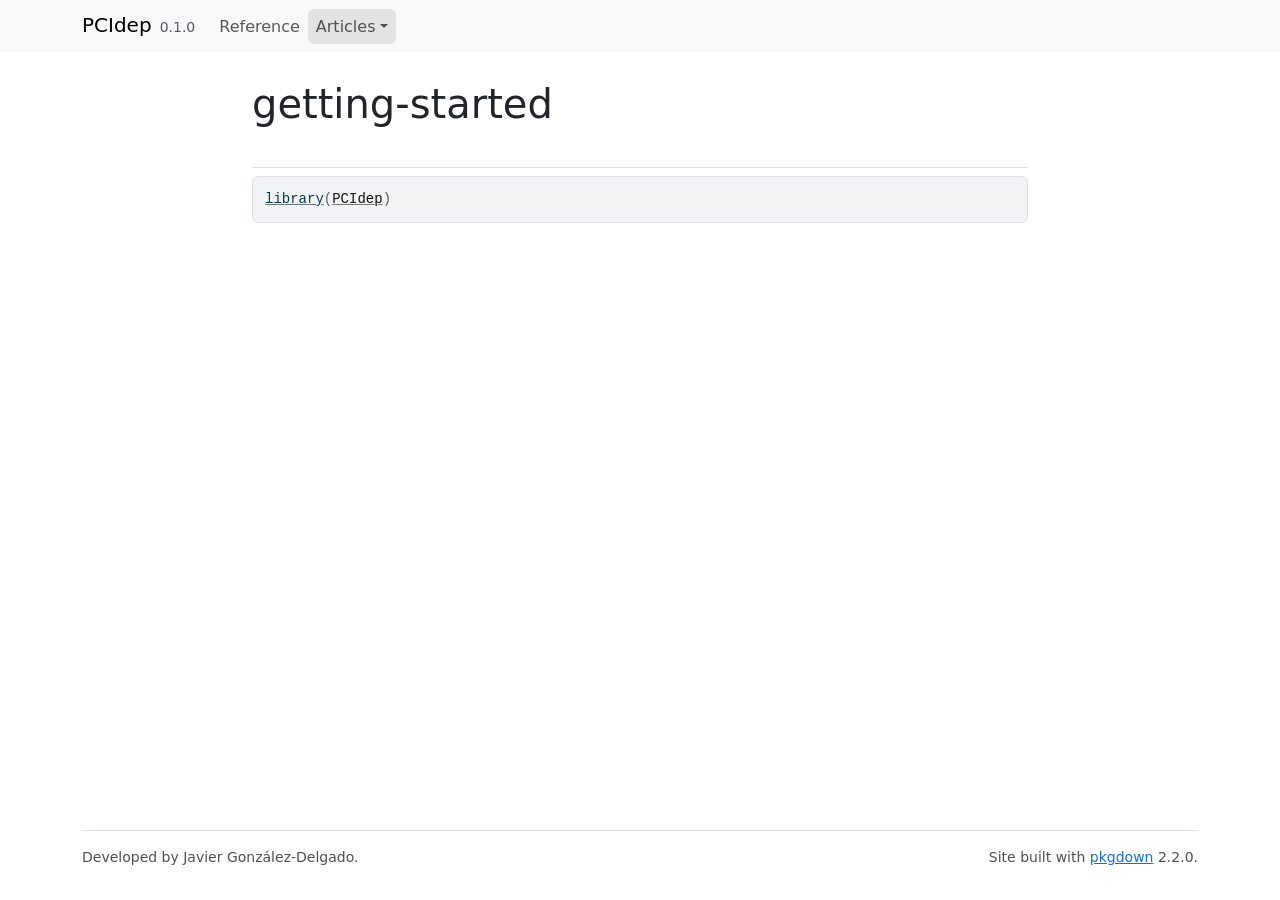
<file: articles/getting-started.html>
<!DOCTYPE html>
<!-- Generated by pkgdown: do not edit by hand --><html lang="en">
<head>
<meta http-equiv="Content-Type" content="text/html; charset=UTF-8">
<meta charset="utf-8">
<meta http-equiv="X-UA-Compatible" content="IE=edge">
<meta name="viewport" content="width=device-width, initial-scale=1, shrink-to-fit=no">
<title>getting-started • PCIdep</title>
<script src="../deps/jquery-3.6.0/jquery-3.6.0.min.js"></script><meta name="viewport" content="width=device-width, initial-scale=1, shrink-to-fit=no">
<link href="../deps/bootstrap-5.3.1/bootstrap.min.css" rel="stylesheet">
<script src="../deps/bootstrap-5.3.1/bootstrap.bundle.min.js"></script><link href="../deps/font-awesome-6.5.2/css/all.min.css" rel="stylesheet">
<link href="../deps/font-awesome-6.5.2/css/v4-shims.min.css" rel="stylesheet">
<script src="../deps/headroom-0.11.0/headroom.min.js"></script><script src="../deps/headroom-0.11.0/jQuery.headroom.min.js"></script><script src="../deps/bootstrap-toc-1.0.1/bootstrap-toc.min.js"></script><script src="../deps/clipboard.js-2.0.11/clipboard.min.js"></script><script src="../deps/search-1.0.0/autocomplete.jquery.min.js"></script><script src="../deps/search-1.0.0/fuse.min.js"></script><script src="../deps/search-1.0.0/mark.min.js"></script><!-- pkgdown --><script src="../pkgdown.js"></script><meta property="og:title" content="getting-started">
</head>
<body>
    <a href="#main" class="visually-hidden-focusable">Skip to contents</a>


    <nav class="navbar navbar-expand-lg fixed-top bg-light" data-bs-theme="light" aria-label="Site navigation"><div class="container">

    <a class="navbar-brand me-2" href="../index.html">PCIdep</a>

    <small class="nav-text text-muted me-auto" data-bs-toggle="tooltip" data-bs-placement="bottom" title="">0.1.0</small>


    <button class="navbar-toggler" type="button" data-bs-toggle="collapse" data-bs-target="#navbar" aria-controls="navbar" aria-expanded="false" aria-label="Toggle navigation">
      <span class="navbar-toggler-icon"></span>
    </button>

    <div id="navbar" class="collapse navbar-collapse ms-3">
      <ul class="navbar-nav me-auto">
<li class="nav-item"><a class="nav-link" href="../reference/index.html">Reference</a></li>
<li class="active nav-item dropdown">
  <button class="nav-link dropdown-toggle" type="button" id="dropdown-articles" data-bs-toggle="dropdown" aria-expanded="false" aria-haspopup="true">Articles</button>
  <ul class="dropdown-menu" aria-labelledby="dropdown-articles">
<li><a class="dropdown-item" href="../articles/getting-started.html">getting-started</a></li>
  </ul>
</li>
      </ul>
<ul class="navbar-nav"></ul>
</div>


  </div>
</nav><div class="container template-article">




<div class="row">
  <main id="main" class="col-md-9"><div class="page-header">

      <h1>getting-started</h1>
            
      

      <div class="d-none name"><code>getting-started.Rmd</code></div>
    </div>

    
    
<div class="sourceCode" id="cb1"><pre class="downlit sourceCode r">
<code class="sourceCode R"><span><span class="kw"><a href="https://rdrr.io/r/base/library.html" class="external-link">library</a></span><span class="op">(</span><span class="va"><a href="https://gonzalez-delgado.github.io/PCIdep/">PCIdep</a></span><span class="op">)</span></span></code></pre></div>
  </main>
</div>



    <footer><div class="pkgdown-footer-left">
  <p>Developed by Javier González-Delgado.</p>
</div>

<div class="pkgdown-footer-right">
  <p>Site built with <a href="https://pkgdown.r-lib.org/" class="external-link">pkgdown</a> 2.2.0.</p>
</div>

    </footer>
</div>





  </body>
</html>
</file>
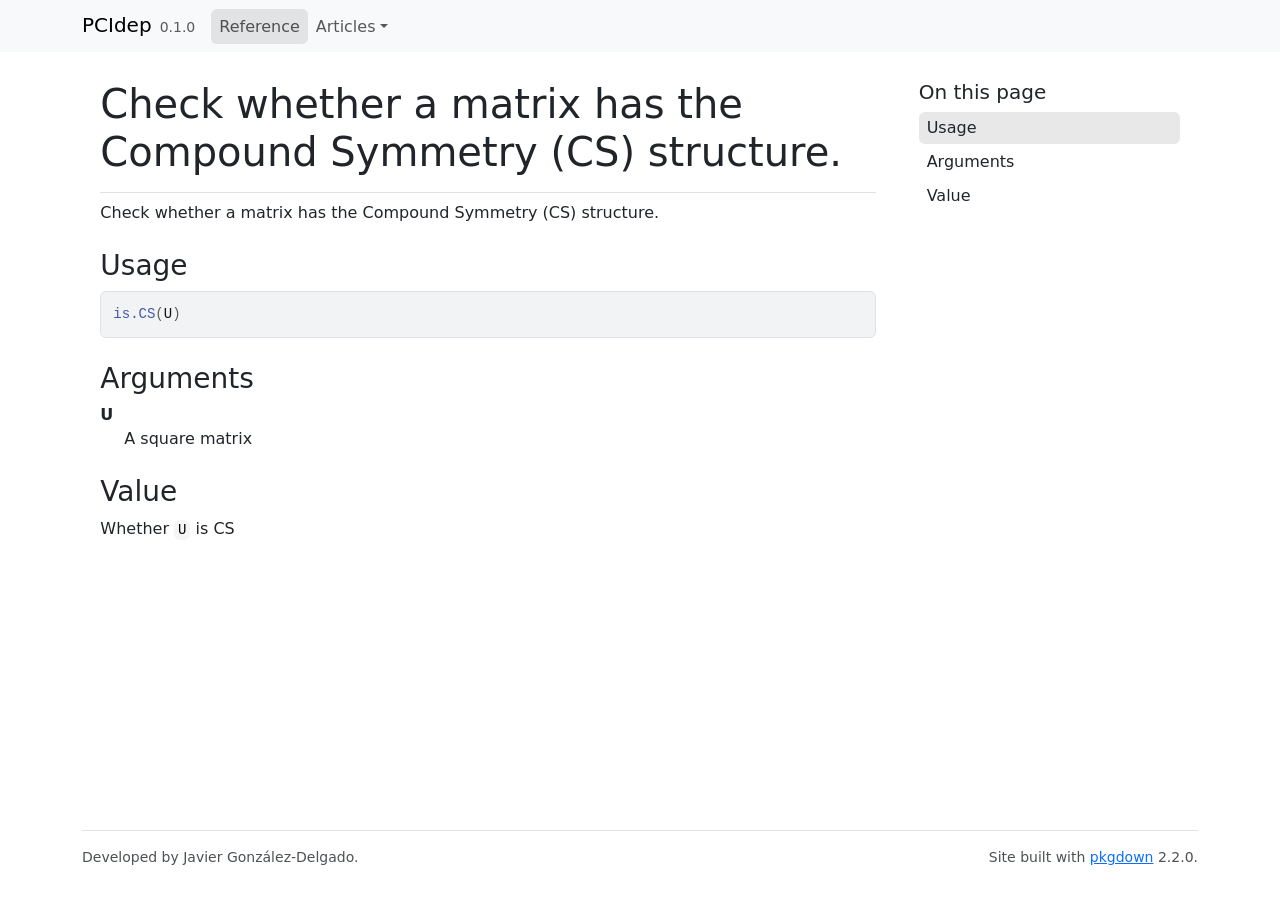
<file: reference/is.CS.html>
<!DOCTYPE html>
<!-- Generated by pkgdown: do not edit by hand --><html lang="en"><head><meta http-equiv="Content-Type" content="text/html; charset=UTF-8"><meta charset="utf-8"><meta http-equiv="X-UA-Compatible" content="IE=edge"><meta name="viewport" content="width=device-width, initial-scale=1, shrink-to-fit=no"><title>Check whether a matrix has the Compound Symmetry (CS) structure. — is.CS • PCIdep</title><script src="../deps/jquery-3.6.0/jquery-3.6.0.min.js"></script><meta name="viewport" content="width=device-width, initial-scale=1, shrink-to-fit=no"><link href="../deps/bootstrap-5.3.1/bootstrap.min.css" rel="stylesheet"><script src="../deps/bootstrap-5.3.1/bootstrap.bundle.min.js"></script><link href="../deps/font-awesome-6.5.2/css/all.min.css" rel="stylesheet"><link href="../deps/font-awesome-6.5.2/css/v4-shims.min.css" rel="stylesheet"><script src="../deps/headroom-0.11.0/headroom.min.js"></script><script src="../deps/headroom-0.11.0/jQuery.headroom.min.js"></script><script src="../deps/bootstrap-toc-1.0.1/bootstrap-toc.min.js"></script><script src="../deps/clipboard.js-2.0.11/clipboard.min.js"></script><script src="../deps/search-1.0.0/autocomplete.jquery.min.js"></script><script src="../deps/search-1.0.0/fuse.min.js"></script><script src="../deps/search-1.0.0/mark.min.js"></script><!-- pkgdown --><script src="../pkgdown.js"></script><meta property="og:title" content="Check whether a matrix has the Compound Symmetry (CS) structure. — is.CS"><meta name="description" content="Check whether a matrix has the Compound Symmetry (CS) structure."><meta property="og:description" content="Check whether a matrix has the Compound Symmetry (CS) structure."></head><body>
    <a href="#main" class="visually-hidden-focusable">Skip to contents</a>


    <nav class="navbar navbar-expand-lg fixed-top bg-light" data-bs-theme="light" aria-label="Site navigation"><div class="container">

    <a class="navbar-brand me-2" href="../index.html">PCIdep</a>

    <small class="nav-text text-muted me-auto" data-bs-toggle="tooltip" data-bs-placement="bottom" title="">0.1.0</small>


    <button class="navbar-toggler" type="button" data-bs-toggle="collapse" data-bs-target="#navbar" aria-controls="navbar" aria-expanded="false" aria-label="Toggle navigation">
      <span class="navbar-toggler-icon"></span>
    </button>

    <div id="navbar" class="collapse navbar-collapse ms-3">
      <ul class="navbar-nav me-auto"><li class="active nav-item"><a class="nav-link" href="../reference/index.html">Reference</a></li>
<li class="nav-item dropdown">
  <button class="nav-link dropdown-toggle" type="button" id="dropdown-articles" data-bs-toggle="dropdown" aria-expanded="false" aria-haspopup="true">Articles</button>
  <ul class="dropdown-menu" aria-labelledby="dropdown-articles"><li><a class="dropdown-item" href="../articles/getting-started.html">getting-started</a></li>
  </ul></li>
      </ul><ul class="navbar-nav"></ul></div>


  </div>
</nav><div class="container template-reference-topic">
<div class="row">
  <main id="main" class="col-md-9"><div class="page-header">

      <h1>Check whether a matrix has the Compound Symmetry (CS) structure.</h1>

      <div class="d-none name"><code>is.CS.Rd</code></div>
    </div>

    <div class="ref-description section level2">
    <p>Check whether a matrix has the Compound Symmetry (CS) structure.</p>
    </div>

    <div class="section level2">
    <h2 id="ref-usage">Usage<a class="anchor" aria-label="anchor" href="#ref-usage"></a></h2>
    <div class="sourceCode"><pre class="sourceCode r"><code><span><span class="fu">is.CS</span><span class="op">(</span><span class="va">U</span><span class="op">)</span></span></code></pre></div>
    </div>

    <div class="section level2">
    <h2 id="arguments">Arguments<a class="anchor" aria-label="anchor" href="#arguments"></a></h2>


<dl><dt id="arg-u">U<a class="anchor" aria-label="anchor" href="#arg-u"></a></dt>
<dd><p>A square matrix</p></dd>

</dl></div>
    <div class="section level2">
    <h2 id="value">Value<a class="anchor" aria-label="anchor" href="#value"></a></h2>
    <p>Whether <code>U</code> is CS</p>
    </div>

  </main><aside class="col-md-3"><nav id="toc" aria-label="Table of contents"><h2>On this page</h2>
    </nav></aside></div>


    <footer><div class="pkgdown-footer-left">
  <p>Developed by Javier González-Delgado.</p>
</div>

<div class="pkgdown-footer-right">
  <p>Site built with <a href="https://pkgdown.r-lib.org/" class="external-link">pkgdown</a> 2.2.0.</p>
</div>

    </footer></div>





  </body></html>
</file>
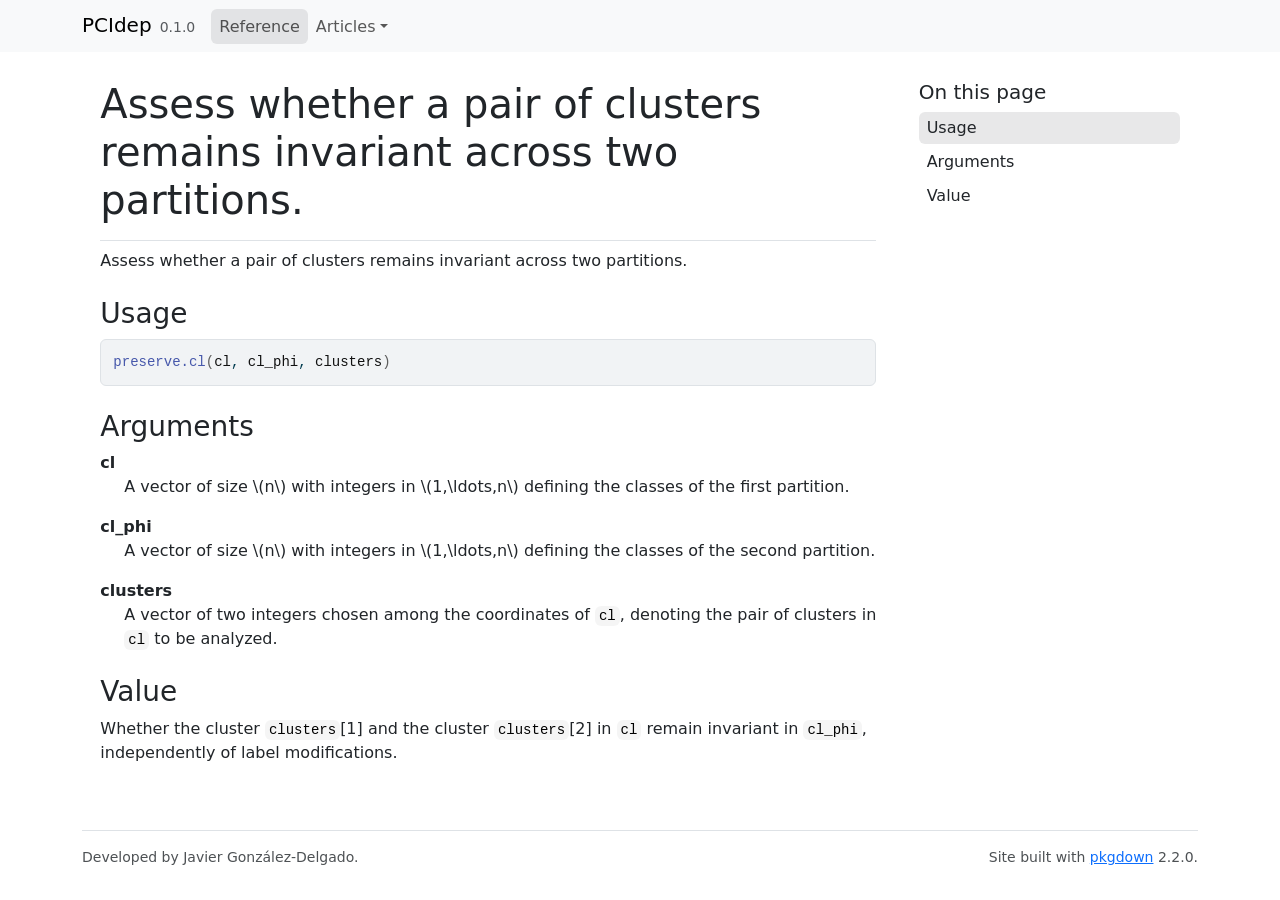
<file: reference/preserve.cl.html>
<!DOCTYPE html>
<!-- Generated by pkgdown: do not edit by hand --><html lang="en"><head><meta http-equiv="Content-Type" content="text/html; charset=UTF-8"><meta charset="utf-8"><meta http-equiv="X-UA-Compatible" content="IE=edge"><meta name="viewport" content="width=device-width, initial-scale=1, shrink-to-fit=no"><title>Assess whether a pair of clusters remains invariant across two partitions. — preserve.cl • PCIdep</title><script src="../deps/jquery-3.6.0/jquery-3.6.0.min.js"></script><meta name="viewport" content="width=device-width, initial-scale=1, shrink-to-fit=no"><link href="../deps/bootstrap-5.3.1/bootstrap.min.css" rel="stylesheet"><script src="../deps/bootstrap-5.3.1/bootstrap.bundle.min.js"></script><link href="../deps/font-awesome-6.5.2/css/all.min.css" rel="stylesheet"><link href="../deps/font-awesome-6.5.2/css/v4-shims.min.css" rel="stylesheet"><script src="../deps/headroom-0.11.0/headroom.min.js"></script><script src="../deps/headroom-0.11.0/jQuery.headroom.min.js"></script><script src="../deps/bootstrap-toc-1.0.1/bootstrap-toc.min.js"></script><script src="../deps/clipboard.js-2.0.11/clipboard.min.js"></script><script src="../deps/search-1.0.0/autocomplete.jquery.min.js"></script><script src="../deps/search-1.0.0/fuse.min.js"></script><script src="../deps/search-1.0.0/mark.min.js"></script><!-- pkgdown --><script src="../pkgdown.js"></script><meta property="og:title" content="Assess whether a pair of clusters remains invariant across two partitions. — preserve.cl"><meta name="description" content="Assess whether a pair of clusters remains invariant across two partitions."><meta property="og:description" content="Assess whether a pair of clusters remains invariant across two partitions."></head><body>
    <a href="#main" class="visually-hidden-focusable">Skip to contents</a>


    <nav class="navbar navbar-expand-lg fixed-top bg-light" data-bs-theme="light" aria-label="Site navigation"><div class="container">

    <a class="navbar-brand me-2" href="../index.html">PCIdep</a>

    <small class="nav-text text-muted me-auto" data-bs-toggle="tooltip" data-bs-placement="bottom" title="">0.1.0</small>


    <button class="navbar-toggler" type="button" data-bs-toggle="collapse" data-bs-target="#navbar" aria-controls="navbar" aria-expanded="false" aria-label="Toggle navigation">
      <span class="navbar-toggler-icon"></span>
    </button>

    <div id="navbar" class="collapse navbar-collapse ms-3">
      <ul class="navbar-nav me-auto"><li class="active nav-item"><a class="nav-link" href="../reference/index.html">Reference</a></li>
<li class="nav-item dropdown">
  <button class="nav-link dropdown-toggle" type="button" id="dropdown-articles" data-bs-toggle="dropdown" aria-expanded="false" aria-haspopup="true">Articles</button>
  <ul class="dropdown-menu" aria-labelledby="dropdown-articles"><li><a class="dropdown-item" href="../articles/getting-started.html">getting-started</a></li>
  </ul></li>
      </ul><ul class="navbar-nav"></ul></div>


  </div>
</nav><div class="container template-reference-topic">
<div class="row">
  <main id="main" class="col-md-9"><div class="page-header">

      <h1>Assess whether a pair of clusters remains invariant across two partitions.</h1>

      <div class="d-none name"><code>preserve.cl.Rd</code></div>
    </div>

    <div class="ref-description section level2">
    <p>Assess whether a pair of clusters remains invariant across two partitions.</p>
    </div>

    <div class="section level2">
    <h2 id="ref-usage">Usage<a class="anchor" aria-label="anchor" href="#ref-usage"></a></h2>
    <div class="sourceCode"><pre class="sourceCode r"><code><span><span class="fu">preserve.cl</span><span class="op">(</span><span class="va">cl</span>, <span class="va">cl_phi</span>, <span class="va">clusters</span><span class="op">)</span></span></code></pre></div>
    </div>

    <div class="section level2">
    <h2 id="arguments">Arguments<a class="anchor" aria-label="anchor" href="#arguments"></a></h2>


<dl><dt id="arg-cl">cl<a class="anchor" aria-label="anchor" href="#arg-cl"></a></dt>
<dd><p>A vector of size \(n\) with integers in \(1,\ldots,n\) defining the classes of the first partition.</p></dd>


<dt id="arg-cl-phi">cl_phi<a class="anchor" aria-label="anchor" href="#arg-cl-phi"></a></dt>
<dd><p>A vector of size  \(n\) with integers in \(1,\ldots,n\) defining the classes of the second partition.</p></dd>


<dt id="arg-clusters">clusters<a class="anchor" aria-label="anchor" href="#arg-clusters"></a></dt>
<dd><p>A vector of two integers chosen among the coordinates of <code>cl</code>, denoting the pair of clusters in <code>cl</code> to be analyzed.</p></dd>

</dl></div>
    <div class="section level2">
    <h2 id="value">Value<a class="anchor" aria-label="anchor" href="#value"></a></h2>
    <p>Whether the cluster <code>clusters</code>[1] and the cluster <code>clusters</code>[2] in <code>cl</code> remain invariant in <code>cl_phi</code>, independently of label modifications.</p>
    </div>

  </main><aside class="col-md-3"><nav id="toc" aria-label="Table of contents"><h2>On this page</h2>
    </nav></aside></div>


    <footer><div class="pkgdown-footer-left">
  <p>Developed by Javier González-Delgado.</p>
</div>

<div class="pkgdown-footer-right">
  <p>Site built with <a href="https://pkgdown.r-lib.org/" class="external-link">pkgdown</a> 2.2.0.</p>
</div>

    </footer></div>





  </body></html>
</file>
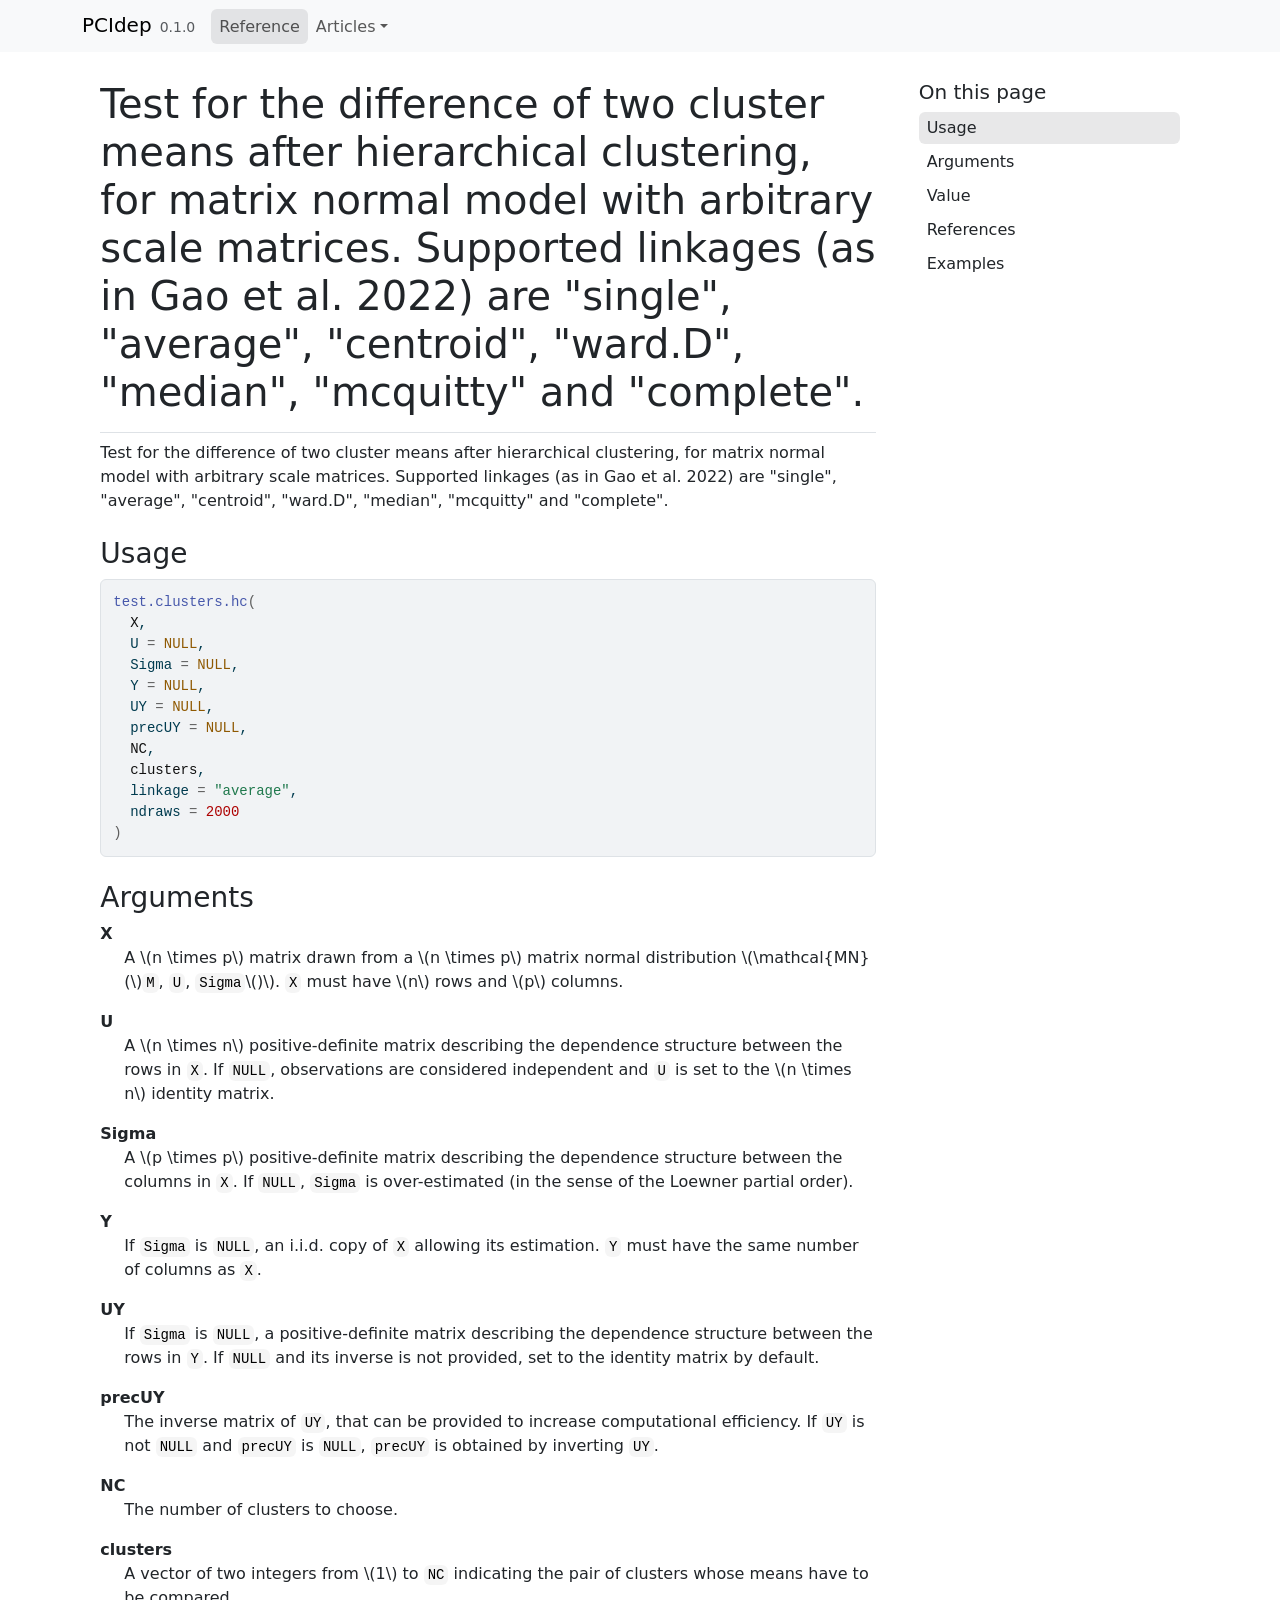
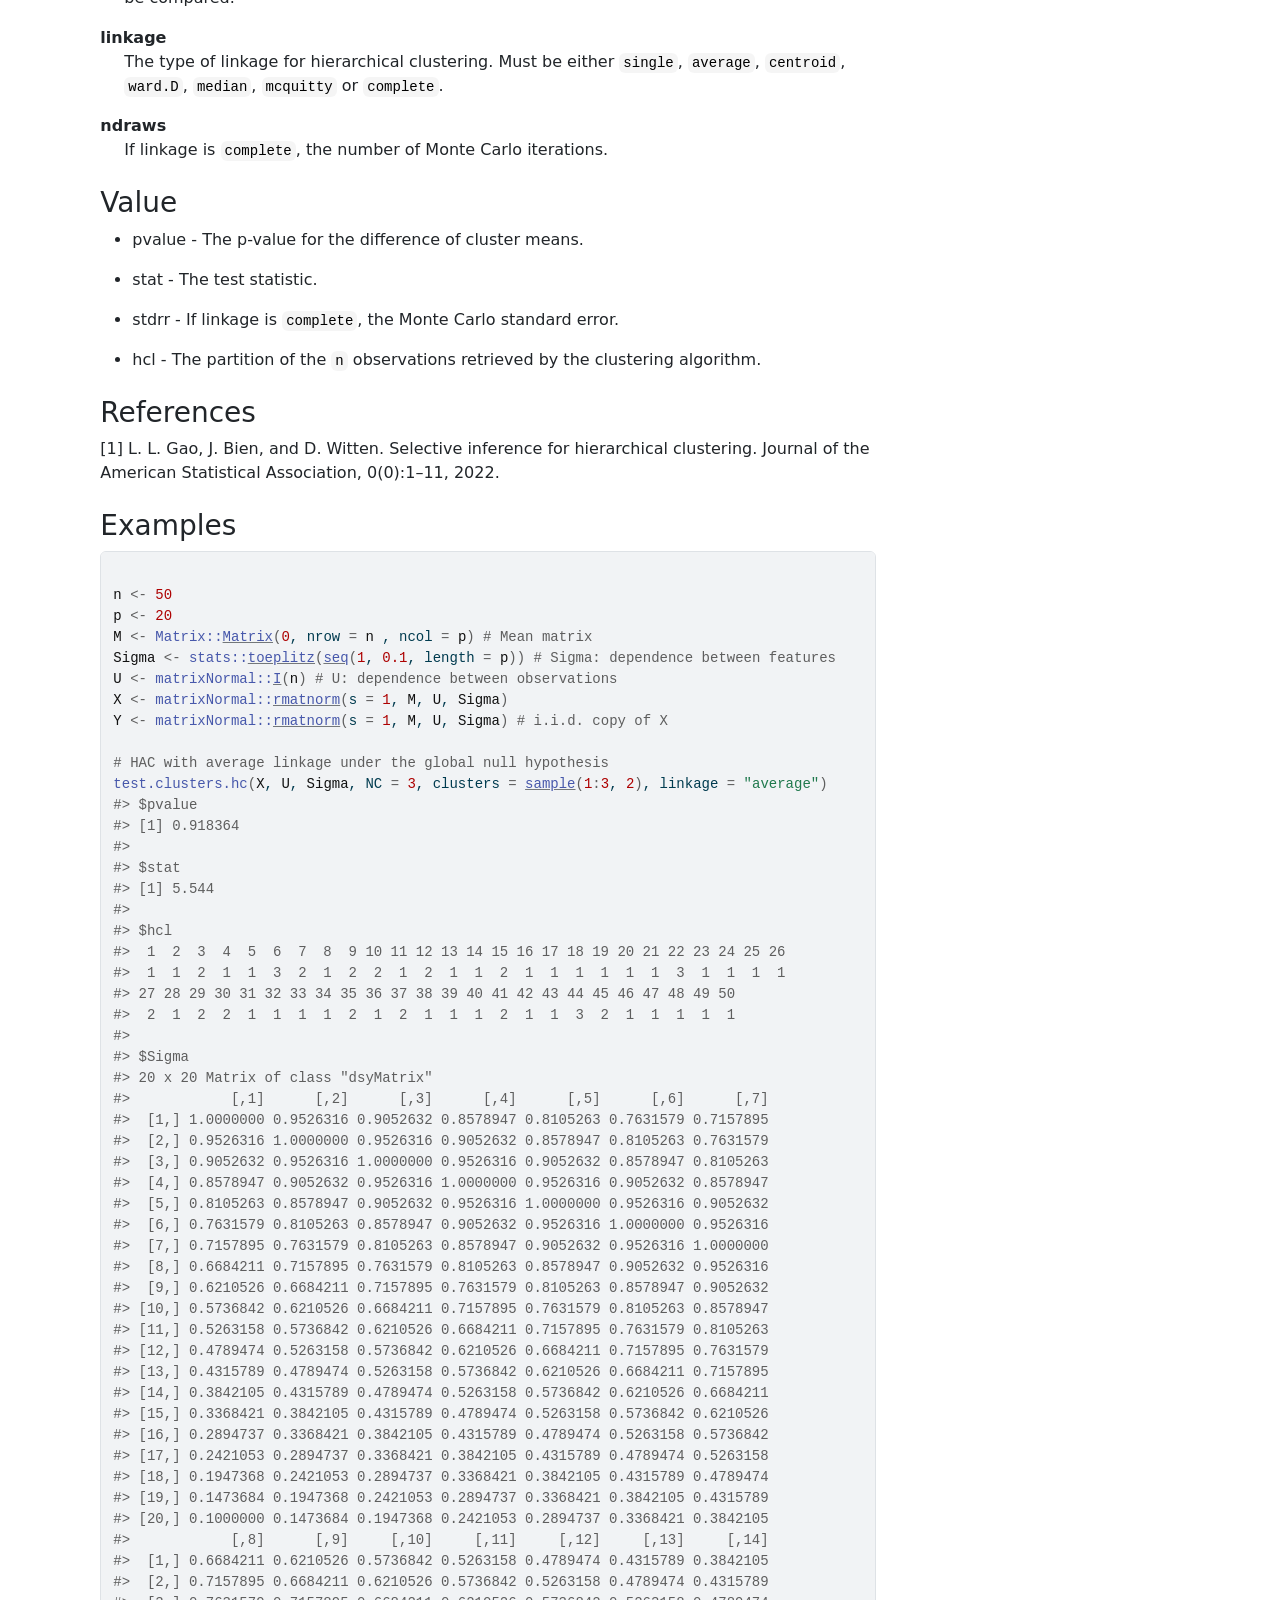
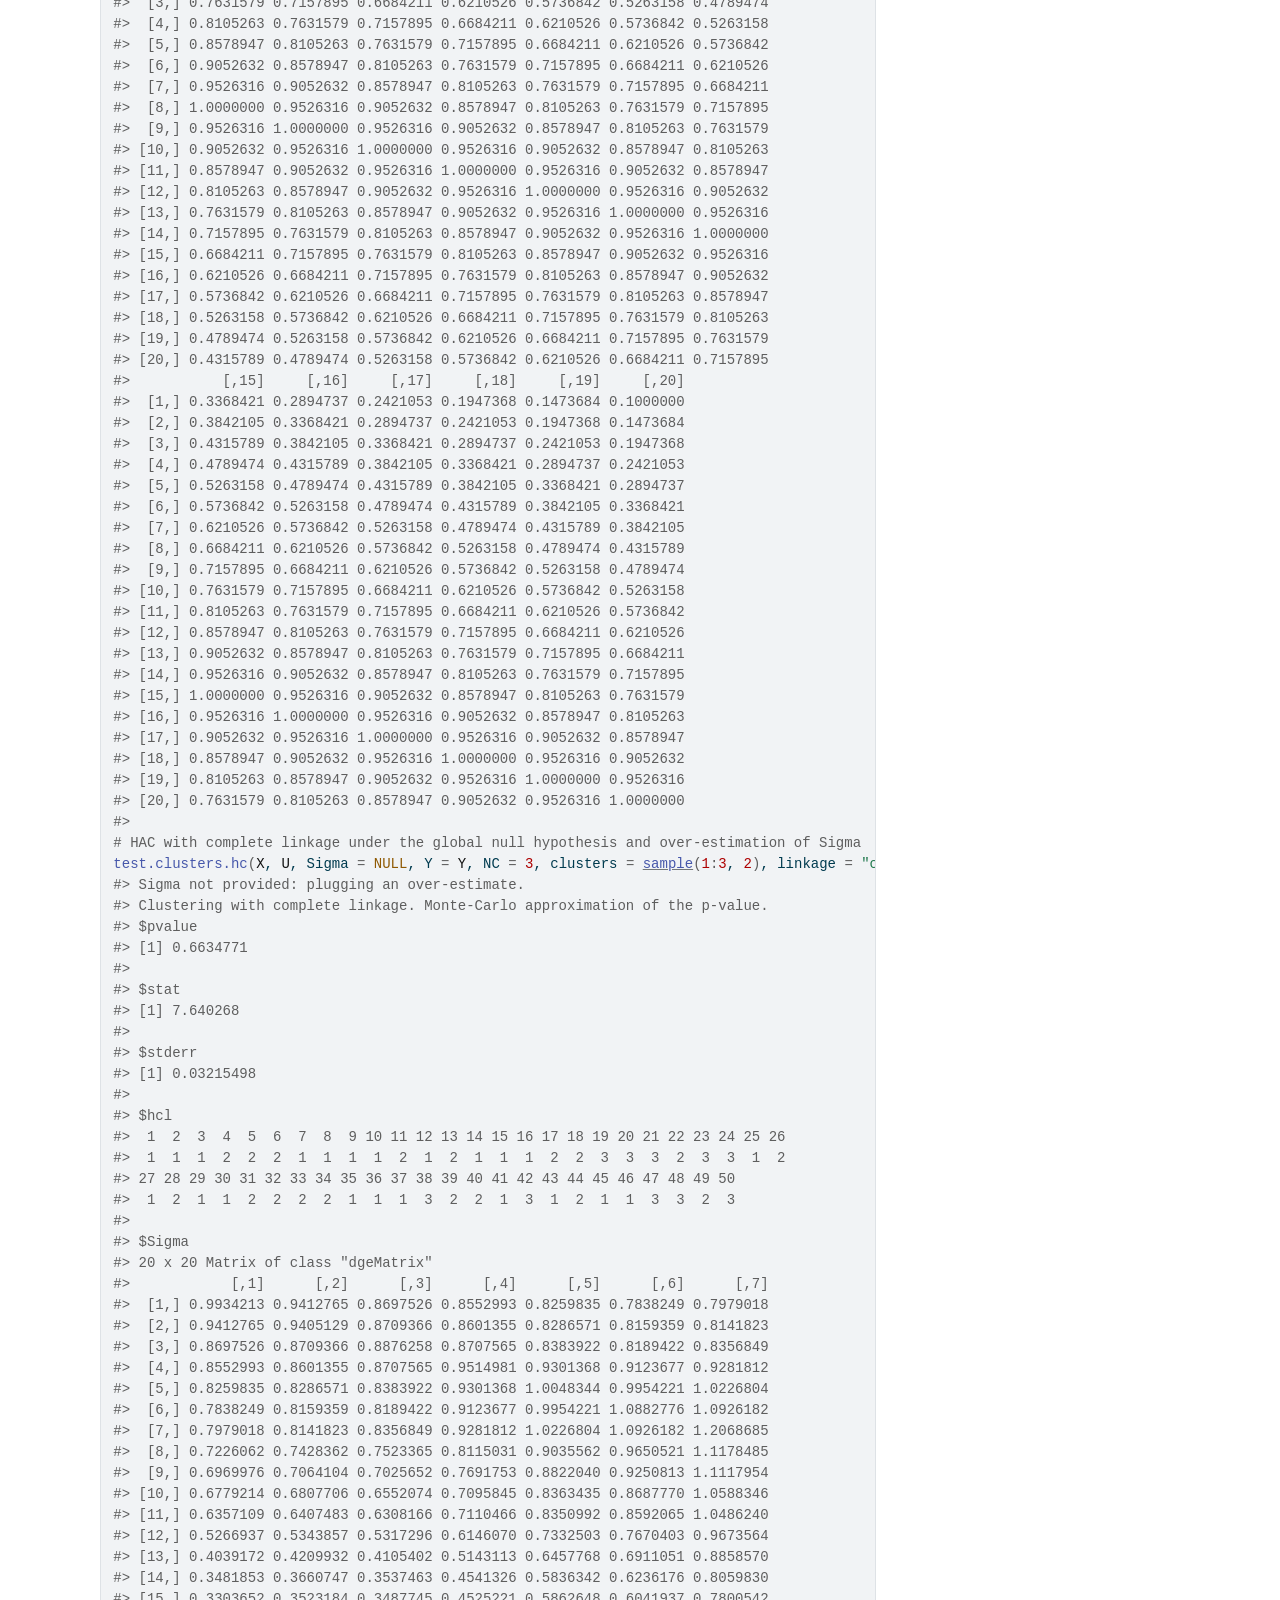
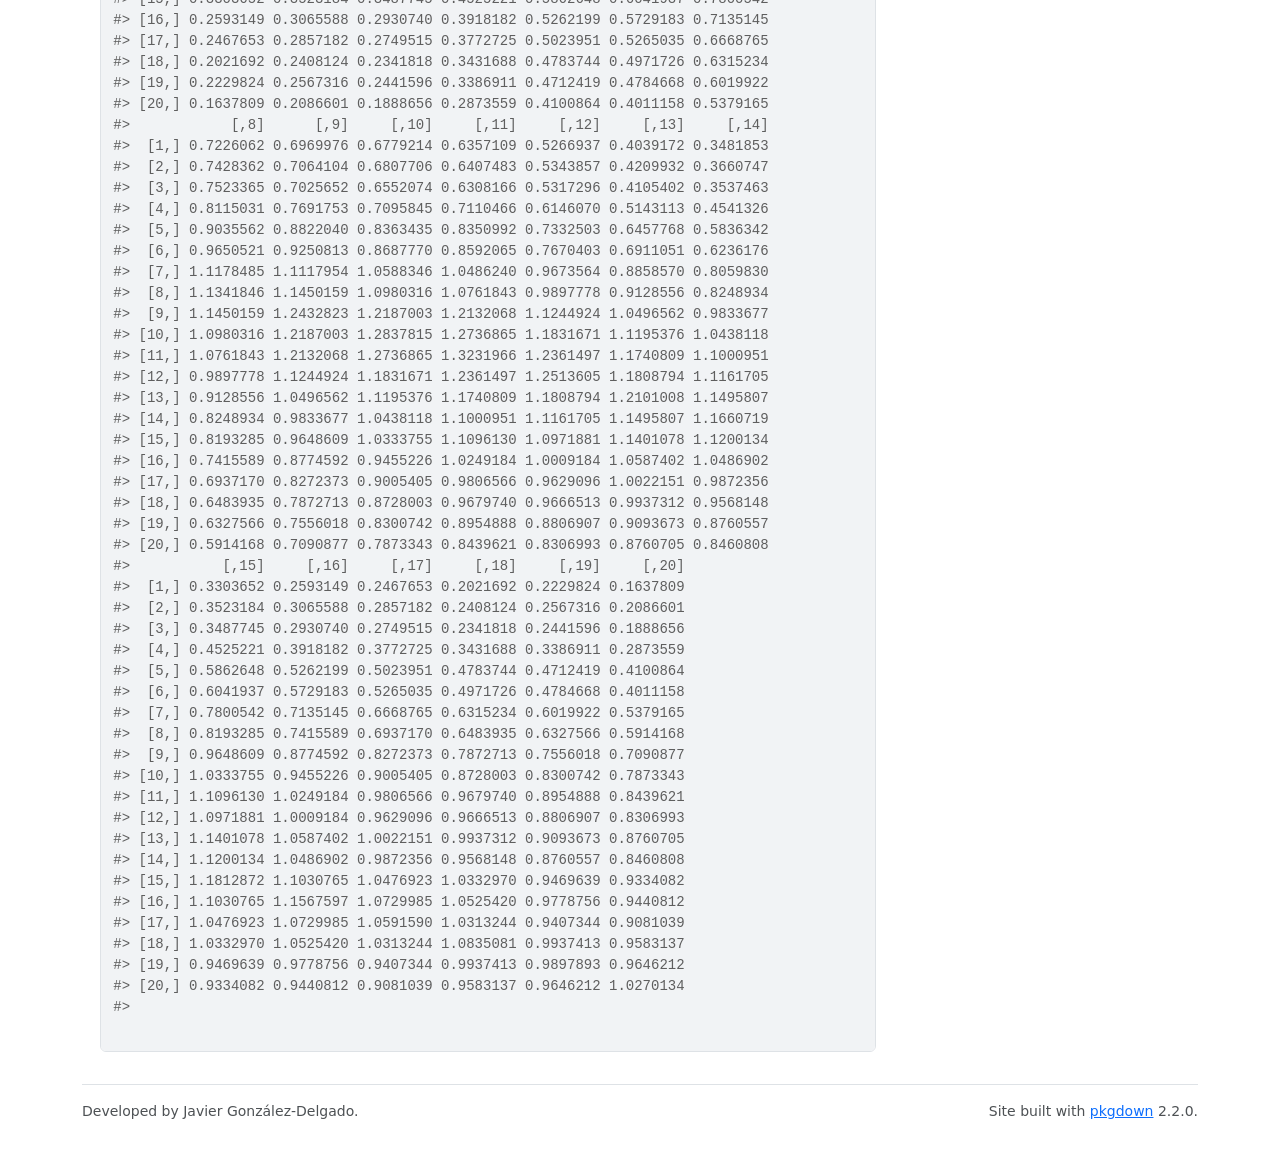
<file: reference/test.clusters.hc.html>
<!DOCTYPE html>
<!-- Generated by pkgdown: do not edit by hand --><html lang="en"><head><meta http-equiv="Content-Type" content="text/html; charset=UTF-8"><meta charset="utf-8"><meta http-equiv="X-UA-Compatible" content="IE=edge"><meta name="viewport" content="width=device-width, initial-scale=1, shrink-to-fit=no"><title>Test for the difference of two cluster means after hierarchical clustering, for matrix normal model with arbitrary scale matrices. Supported linkages (as in Gao et al. 2022) are "single", "average", "centroid", "ward.D", "median", "mcquitty" and "complete". — test.clusters.hc • PCIdep</title><script src="../deps/jquery-3.6.0/jquery-3.6.0.min.js"></script><meta name="viewport" content="width=device-width, initial-scale=1, shrink-to-fit=no"><link href="../deps/bootstrap-5.3.1/bootstrap.min.css" rel="stylesheet"><script src="../deps/bootstrap-5.3.1/bootstrap.bundle.min.js"></script><link href="../deps/font-awesome-6.5.2/css/all.min.css" rel="stylesheet"><link href="../deps/font-awesome-6.5.2/css/v4-shims.min.css" rel="stylesheet"><script src="../deps/headroom-0.11.0/headroom.min.js"></script><script src="../deps/headroom-0.11.0/jQuery.headroom.min.js"></script><script src="../deps/bootstrap-toc-1.0.1/bootstrap-toc.min.js"></script><script src="../deps/clipboard.js-2.0.11/clipboard.min.js"></script><script src="../deps/search-1.0.0/autocomplete.jquery.min.js"></script><script src="../deps/search-1.0.0/fuse.min.js"></script><script src="../deps/search-1.0.0/mark.min.js"></script><!-- pkgdown --><script src="../pkgdown.js"></script><meta property="og:title" content="Test for the difference of two cluster means after hierarchical clustering, for matrix normal model with arbitrary scale matrices. Supported linkages (as in Gao et al. 2022) are " single and test.clusters.hc><meta name="description" content='Test for the difference of two cluster means after hierarchical clustering, for matrix normal model with arbitrary scale matrices.
Supported linkages (as in Gao et al. 2022)  are "single", "average", "centroid", "ward.D", "median", "mcquitty" and "complete".'><meta property="og:description" content='Test for the difference of two cluster means after hierarchical clustering, for matrix normal model with arbitrary scale matrices.
Supported linkages (as in Gao et al. 2022)  are "single", "average", "centroid", "ward.D", "median", "mcquitty" and "complete".'></head><body>
    <a href="#main" class="visually-hidden-focusable">Skip to contents</a>


    <nav class="navbar navbar-expand-lg fixed-top bg-light" data-bs-theme="light" aria-label="Site navigation"><div class="container">

    <a class="navbar-brand me-2" href="../index.html">PCIdep</a>

    <small class="nav-text text-muted me-auto" data-bs-toggle="tooltip" data-bs-placement="bottom" title="">0.1.0</small>


    <button class="navbar-toggler" type="button" data-bs-toggle="collapse" data-bs-target="#navbar" aria-controls="navbar" aria-expanded="false" aria-label="Toggle navigation">
      <span class="navbar-toggler-icon"></span>
    </button>

    <div id="navbar" class="collapse navbar-collapse ms-3">
      <ul class="navbar-nav me-auto"><li class="active nav-item"><a class="nav-link" href="../reference/index.html">Reference</a></li>
<li class="nav-item dropdown">
  <button class="nav-link dropdown-toggle" type="button" id="dropdown-articles" data-bs-toggle="dropdown" aria-expanded="false" aria-haspopup="true">Articles</button>
  <ul class="dropdown-menu" aria-labelledby="dropdown-articles"><li><a class="dropdown-item" href="../articles/getting-started.html">getting-started</a></li>
  </ul></li>
      </ul><ul class="navbar-nav"></ul></div>


  </div>
</nav><div class="container template-reference-topic">
<div class="row">
  <main id="main" class="col-md-9"><div class="page-header">

      <h1>Test for the difference of two cluster means after hierarchical clustering, for matrix normal model with arbitrary scale matrices. Supported linkages (as in Gao et al. 2022) are "single", "average", "centroid", "ward.D", "median", "mcquitty" and "complete".</h1>

      <div class="d-none name"><code>test.clusters.hc.Rd</code></div>
    </div>

    <div class="ref-description section level2">
    <p>Test for the difference of two cluster means after hierarchical clustering, for matrix normal model with arbitrary scale matrices.
Supported linkages (as in Gao et al. 2022)  are "single", "average", "centroid", "ward.D", "median", "mcquitty" and "complete".</p>
    </div>

    <div class="section level2">
    <h2 id="ref-usage">Usage<a class="anchor" aria-label="anchor" href="#ref-usage"></a></h2>
    <div class="sourceCode"><pre class="sourceCode r"><code><span><span class="fu">test.clusters.hc</span><span class="op">(</span></span>
<span>  <span class="va">X</span>,</span>
<span>  U <span class="op">=</span> <span class="cn">NULL</span>,</span>
<span>  Sigma <span class="op">=</span> <span class="cn">NULL</span>,</span>
<span>  Y <span class="op">=</span> <span class="cn">NULL</span>,</span>
<span>  UY <span class="op">=</span> <span class="cn">NULL</span>,</span>
<span>  precUY <span class="op">=</span> <span class="cn">NULL</span>,</span>
<span>  <span class="va">NC</span>,</span>
<span>  <span class="va">clusters</span>,</span>
<span>  linkage <span class="op">=</span> <span class="st">"average"</span>,</span>
<span>  ndraws <span class="op">=</span> <span class="fl">2000</span></span>
<span><span class="op">)</span></span></code></pre></div>
    </div>

    <div class="section level2">
    <h2 id="arguments">Arguments<a class="anchor" aria-label="anchor" href="#arguments"></a></h2>


<dl><dt id="arg-x">X<a class="anchor" aria-label="anchor" href="#arg-x"></a></dt>
<dd><p>A \(n \times p\) matrix drawn from a \(n \times p\) matrix normal distribution \(\mathcal{MN}(\)<code>M</code>, <code>U</code>, <code>Sigma</code>\()\). <code>X</code> must have \(n\) rows and \(p\) columns.</p></dd>


<dt id="arg-u">U<a class="anchor" aria-label="anchor" href="#arg-u"></a></dt>
<dd><p>A \(n \times n\) positive-definite matrix describing the dependence structure between the rows in <code>X</code>. If <code>NULL</code>, observations are considered independent and <code>U</code> is set to the \(n \times n\) identity matrix.</p></dd>


<dt id="arg-sigma">Sigma<a class="anchor" aria-label="anchor" href="#arg-sigma"></a></dt>
<dd><p>A \(p \times p\) positive-definite matrix describing the dependence structure between the columns in <code>X</code>. If <code>NULL</code>, <code>Sigma</code> is over-estimated (in the sense of the Loewner partial order).</p></dd>


<dt id="arg-y">Y<a class="anchor" aria-label="anchor" href="#arg-y"></a></dt>
<dd><p>If <code>Sigma</code> is <code>NULL</code>, an i.i.d. copy of <code>X</code> allowing its estimation. <code>Y</code> must have the same number of columns as <code>X</code>.</p></dd>


<dt id="arg-uy">UY<a class="anchor" aria-label="anchor" href="#arg-uy"></a></dt>
<dd><p>If <code>Sigma</code> is <code>NULL</code>, a positive-definite matrix describing the dependence structure between the rows in <code>Y</code>. If <code>NULL</code> and its inverse is not provided, set to the identity matrix by default.</p></dd>


<dt id="arg-precuy">precUY<a class="anchor" aria-label="anchor" href="#arg-precuy"></a></dt>
<dd><p>The inverse matrix of <code>UY</code>, that can be provided to increase computational efficiency. If <code>UY</code> is not <code>NULL</code> and <code>precUY</code> is <code>NULL</code>, <code>precUY</code> is obtained by inverting <code>UY</code>.</p></dd>


<dt id="arg-nc">NC<a class="anchor" aria-label="anchor" href="#arg-nc"></a></dt>
<dd><p>The number of clusters to choose.</p></dd>


<dt id="arg-clusters">clusters<a class="anchor" aria-label="anchor" href="#arg-clusters"></a></dt>
<dd><p>A vector of two integers from \(1\) to <code>NC</code> indicating the pair of clusters whose means have to be compared.</p></dd>


<dt id="arg-linkage">linkage<a class="anchor" aria-label="anchor" href="#arg-linkage"></a></dt>
<dd><p>The type of linkage for hierarchical clustering. Must be either <code>single</code>, <code>average</code>, <code>centroid</code>, <code>ward.D</code>, <code>median</code>, <code>mcquitty</code> or <code>complete</code>.</p></dd>


<dt id="arg-ndraws">ndraws<a class="anchor" aria-label="anchor" href="#arg-ndraws"></a></dt>
<dd><p>If linkage is <code>complete</code>, the number of Monte Carlo iterations.</p></dd>

</dl></div>
    <div class="section level2">
    <h2 id="value">Value<a class="anchor" aria-label="anchor" href="#value"></a></h2>

<ul><li><p>pvalue - The p-value for the difference of cluster means.</p></li>
<li><p>stat - The test statistic.</p></li>
<li><p>stdrr - If linkage is <code>complete</code>, the Monte Carlo standard error.</p></li>
<li><p>hcl - The partition of the <code>n</code> observations retrieved by the clustering algorithm.</p></li>
</ul></div>
    <div class="section level2">
    <h2 id="references">References<a class="anchor" aria-label="anchor" href="#references"></a></h2>
    <p>[1] L. L. Gao, J. Bien, and D. Witten. Selective inference for hierarchical clustering. Journal of the American Statistical Association, 0(0):1–11, 2022.</p>
    </div>

    <div class="section level2">
    <h2 id="ref-examples">Examples<a class="anchor" aria-label="anchor" href="#ref-examples"></a></h2>
    <div class="sourceCode"><pre class="sourceCode r"><code><span class="r-in"><span></span></span>
<span class="r-in"><span><span class="va">n</span> <span class="op">&lt;-</span> <span class="fl">50</span></span></span>
<span class="r-in"><span><span class="va">p</span> <span class="op">&lt;-</span> <span class="fl">20</span></span></span>
<span class="r-in"><span><span class="va">M</span> <span class="op">&lt;-</span> <span class="fu">Matrix</span><span class="fu">::</span><span class="fu"><a href="https://rdrr.io/pkg/Matrix/man/Matrix.html" class="external-link">Matrix</a></span><span class="op">(</span><span class="fl">0</span>, nrow <span class="op">=</span> <span class="va">n</span> , ncol <span class="op">=</span> <span class="va">p</span><span class="op">)</span> <span class="co"># Mean matrix</span></span></span>
<span class="r-in"><span><span class="va">Sigma</span> <span class="op">&lt;-</span> <span class="fu">stats</span><span class="fu">::</span><span class="fu"><a href="https://rdrr.io/r/stats/toeplitz.html" class="external-link">toeplitz</a></span><span class="op">(</span><span class="fu"><a href="https://rdrr.io/r/base/seq.html" class="external-link">seq</a></span><span class="op">(</span><span class="fl">1</span>, <span class="fl">0.1</span>, length <span class="op">=</span> <span class="va">p</span><span class="op">)</span><span class="op">)</span> <span class="co"># Sigma: dependence between features</span></span></span>
<span class="r-in"><span><span class="va">U</span> <span class="op">&lt;-</span> <span class="fu">matrixNormal</span><span class="fu">::</span><span class="fu"><a href="https://rdrr.io/pkg/matrixNormal/man/special.matrix.html" class="external-link">I</a></span><span class="op">(</span><span class="va">n</span><span class="op">)</span> <span class="co"># U: dependence between observations</span></span></span>
<span class="r-in"><span><span class="va">X</span> <span class="op">&lt;-</span> <span class="fu">matrixNormal</span><span class="fu">::</span><span class="fu"><a href="https://rdrr.io/pkg/matrixNormal/man/matrixNormal_Distribution.html" class="external-link">rmatnorm</a></span><span class="op">(</span>s <span class="op">=</span> <span class="fl">1</span>, <span class="va">M</span>, <span class="va">U</span>, <span class="va">Sigma</span><span class="op">)</span></span></span>
<span class="r-in"><span><span class="va">Y</span> <span class="op">&lt;-</span> <span class="fu">matrixNormal</span><span class="fu">::</span><span class="fu"><a href="https://rdrr.io/pkg/matrixNormal/man/matrixNormal_Distribution.html" class="external-link">rmatnorm</a></span><span class="op">(</span>s <span class="op">=</span> <span class="fl">1</span>, <span class="va">M</span>, <span class="va">U</span>, <span class="va">Sigma</span><span class="op">)</span> <span class="co"># i.i.d. copy of X</span></span></span>
<span class="r-in"><span></span></span>
<span class="r-in"><span><span class="co"># HAC with average linkage under the global null hypothesis</span></span></span>
<span class="r-in"><span><span class="fu">test.clusters.hc</span><span class="op">(</span><span class="va">X</span>, <span class="va">U</span>, <span class="va">Sigma</span>, NC <span class="op">=</span> <span class="fl">3</span>, clusters <span class="op">=</span> <span class="fu"><a href="https://rdrr.io/r/base/sample.html" class="external-link">sample</a></span><span class="op">(</span><span class="fl">1</span><span class="op">:</span><span class="fl">3</span>, <span class="fl">2</span><span class="op">)</span>, linkage <span class="op">=</span> <span class="st">"average"</span><span class="op">)</span></span></span>
<span class="r-out co"><span class="r-pr">#&gt;</span> $pvalue</span>
<span class="r-out co"><span class="r-pr">#&gt;</span> [1] 0.918364</span>
<span class="r-out co"><span class="r-pr">#&gt;</span> </span>
<span class="r-out co"><span class="r-pr">#&gt;</span> $stat</span>
<span class="r-out co"><span class="r-pr">#&gt;</span> [1] 5.544</span>
<span class="r-out co"><span class="r-pr">#&gt;</span> </span>
<span class="r-out co"><span class="r-pr">#&gt;</span> $hcl</span>
<span class="r-out co"><span class="r-pr">#&gt;</span>  1  2  3  4  5  6  7  8  9 10 11 12 13 14 15 16 17 18 19 20 21 22 23 24 25 26 </span>
<span class="r-out co"><span class="r-pr">#&gt;</span>  1  1  2  1  1  3  2  1  2  2  1  2  1  1  2  1  1  1  1  1  1  3  1  1  1  1 </span>
<span class="r-out co"><span class="r-pr">#&gt;</span> 27 28 29 30 31 32 33 34 35 36 37 38 39 40 41 42 43 44 45 46 47 48 49 50 </span>
<span class="r-out co"><span class="r-pr">#&gt;</span>  2  1  2  2  1  1  1  1  2  1  2  1  1  1  2  1  1  3  2  1  1  1  1  1 </span>
<span class="r-out co"><span class="r-pr">#&gt;</span> </span>
<span class="r-out co"><span class="r-pr">#&gt;</span> $Sigma</span>
<span class="r-out co"><span class="r-pr">#&gt;</span> 20 x 20 Matrix of class "dsyMatrix"</span>
<span class="r-out co"><span class="r-pr">#&gt;</span>            [,1]      [,2]      [,3]      [,4]      [,5]      [,6]      [,7]</span>
<span class="r-out co"><span class="r-pr">#&gt;</span>  [1,] 1.0000000 0.9526316 0.9052632 0.8578947 0.8105263 0.7631579 0.7157895</span>
<span class="r-out co"><span class="r-pr">#&gt;</span>  [2,] 0.9526316 1.0000000 0.9526316 0.9052632 0.8578947 0.8105263 0.7631579</span>
<span class="r-out co"><span class="r-pr">#&gt;</span>  [3,] 0.9052632 0.9526316 1.0000000 0.9526316 0.9052632 0.8578947 0.8105263</span>
<span class="r-out co"><span class="r-pr">#&gt;</span>  [4,] 0.8578947 0.9052632 0.9526316 1.0000000 0.9526316 0.9052632 0.8578947</span>
<span class="r-out co"><span class="r-pr">#&gt;</span>  [5,] 0.8105263 0.8578947 0.9052632 0.9526316 1.0000000 0.9526316 0.9052632</span>
<span class="r-out co"><span class="r-pr">#&gt;</span>  [6,] 0.7631579 0.8105263 0.8578947 0.9052632 0.9526316 1.0000000 0.9526316</span>
<span class="r-out co"><span class="r-pr">#&gt;</span>  [7,] 0.7157895 0.7631579 0.8105263 0.8578947 0.9052632 0.9526316 1.0000000</span>
<span class="r-out co"><span class="r-pr">#&gt;</span>  [8,] 0.6684211 0.7157895 0.7631579 0.8105263 0.8578947 0.9052632 0.9526316</span>
<span class="r-out co"><span class="r-pr">#&gt;</span>  [9,] 0.6210526 0.6684211 0.7157895 0.7631579 0.8105263 0.8578947 0.9052632</span>
<span class="r-out co"><span class="r-pr">#&gt;</span> [10,] 0.5736842 0.6210526 0.6684211 0.7157895 0.7631579 0.8105263 0.8578947</span>
<span class="r-out co"><span class="r-pr">#&gt;</span> [11,] 0.5263158 0.5736842 0.6210526 0.6684211 0.7157895 0.7631579 0.8105263</span>
<span class="r-out co"><span class="r-pr">#&gt;</span> [12,] 0.4789474 0.5263158 0.5736842 0.6210526 0.6684211 0.7157895 0.7631579</span>
<span class="r-out co"><span class="r-pr">#&gt;</span> [13,] 0.4315789 0.4789474 0.5263158 0.5736842 0.6210526 0.6684211 0.7157895</span>
<span class="r-out co"><span class="r-pr">#&gt;</span> [14,] 0.3842105 0.4315789 0.4789474 0.5263158 0.5736842 0.6210526 0.6684211</span>
<span class="r-out co"><span class="r-pr">#&gt;</span> [15,] 0.3368421 0.3842105 0.4315789 0.4789474 0.5263158 0.5736842 0.6210526</span>
<span class="r-out co"><span class="r-pr">#&gt;</span> [16,] 0.2894737 0.3368421 0.3842105 0.4315789 0.4789474 0.5263158 0.5736842</span>
<span class="r-out co"><span class="r-pr">#&gt;</span> [17,] 0.2421053 0.2894737 0.3368421 0.3842105 0.4315789 0.4789474 0.5263158</span>
<span class="r-out co"><span class="r-pr">#&gt;</span> [18,] 0.1947368 0.2421053 0.2894737 0.3368421 0.3842105 0.4315789 0.4789474</span>
<span class="r-out co"><span class="r-pr">#&gt;</span> [19,] 0.1473684 0.1947368 0.2421053 0.2894737 0.3368421 0.3842105 0.4315789</span>
<span class="r-out co"><span class="r-pr">#&gt;</span> [20,] 0.1000000 0.1473684 0.1947368 0.2421053 0.2894737 0.3368421 0.3842105</span>
<span class="r-out co"><span class="r-pr">#&gt;</span>            [,8]      [,9]     [,10]     [,11]     [,12]     [,13]     [,14]</span>
<span class="r-out co"><span class="r-pr">#&gt;</span>  [1,] 0.6684211 0.6210526 0.5736842 0.5263158 0.4789474 0.4315789 0.3842105</span>
<span class="r-out co"><span class="r-pr">#&gt;</span>  [2,] 0.7157895 0.6684211 0.6210526 0.5736842 0.5263158 0.4789474 0.4315789</span>
<span class="r-out co"><span class="r-pr">#&gt;</span>  [3,] 0.7631579 0.7157895 0.6684211 0.6210526 0.5736842 0.5263158 0.4789474</span>
<span class="r-out co"><span class="r-pr">#&gt;</span>  [4,] 0.8105263 0.7631579 0.7157895 0.6684211 0.6210526 0.5736842 0.5263158</span>
<span class="r-out co"><span class="r-pr">#&gt;</span>  [5,] 0.8578947 0.8105263 0.7631579 0.7157895 0.6684211 0.6210526 0.5736842</span>
<span class="r-out co"><span class="r-pr">#&gt;</span>  [6,] 0.9052632 0.8578947 0.8105263 0.7631579 0.7157895 0.6684211 0.6210526</span>
<span class="r-out co"><span class="r-pr">#&gt;</span>  [7,] 0.9526316 0.9052632 0.8578947 0.8105263 0.7631579 0.7157895 0.6684211</span>
<span class="r-out co"><span class="r-pr">#&gt;</span>  [8,] 1.0000000 0.9526316 0.9052632 0.8578947 0.8105263 0.7631579 0.7157895</span>
<span class="r-out co"><span class="r-pr">#&gt;</span>  [9,] 0.9526316 1.0000000 0.9526316 0.9052632 0.8578947 0.8105263 0.7631579</span>
<span class="r-out co"><span class="r-pr">#&gt;</span> [10,] 0.9052632 0.9526316 1.0000000 0.9526316 0.9052632 0.8578947 0.8105263</span>
<span class="r-out co"><span class="r-pr">#&gt;</span> [11,] 0.8578947 0.9052632 0.9526316 1.0000000 0.9526316 0.9052632 0.8578947</span>
<span class="r-out co"><span class="r-pr">#&gt;</span> [12,] 0.8105263 0.8578947 0.9052632 0.9526316 1.0000000 0.9526316 0.9052632</span>
<span class="r-out co"><span class="r-pr">#&gt;</span> [13,] 0.7631579 0.8105263 0.8578947 0.9052632 0.9526316 1.0000000 0.9526316</span>
<span class="r-out co"><span class="r-pr">#&gt;</span> [14,] 0.7157895 0.7631579 0.8105263 0.8578947 0.9052632 0.9526316 1.0000000</span>
<span class="r-out co"><span class="r-pr">#&gt;</span> [15,] 0.6684211 0.7157895 0.7631579 0.8105263 0.8578947 0.9052632 0.9526316</span>
<span class="r-out co"><span class="r-pr">#&gt;</span> [16,] 0.6210526 0.6684211 0.7157895 0.7631579 0.8105263 0.8578947 0.9052632</span>
<span class="r-out co"><span class="r-pr">#&gt;</span> [17,] 0.5736842 0.6210526 0.6684211 0.7157895 0.7631579 0.8105263 0.8578947</span>
<span class="r-out co"><span class="r-pr">#&gt;</span> [18,] 0.5263158 0.5736842 0.6210526 0.6684211 0.7157895 0.7631579 0.8105263</span>
<span class="r-out co"><span class="r-pr">#&gt;</span> [19,] 0.4789474 0.5263158 0.5736842 0.6210526 0.6684211 0.7157895 0.7631579</span>
<span class="r-out co"><span class="r-pr">#&gt;</span> [20,] 0.4315789 0.4789474 0.5263158 0.5736842 0.6210526 0.6684211 0.7157895</span>
<span class="r-out co"><span class="r-pr">#&gt;</span>           [,15]     [,16]     [,17]     [,18]     [,19]     [,20]</span>
<span class="r-out co"><span class="r-pr">#&gt;</span>  [1,] 0.3368421 0.2894737 0.2421053 0.1947368 0.1473684 0.1000000</span>
<span class="r-out co"><span class="r-pr">#&gt;</span>  [2,] 0.3842105 0.3368421 0.2894737 0.2421053 0.1947368 0.1473684</span>
<span class="r-out co"><span class="r-pr">#&gt;</span>  [3,] 0.4315789 0.3842105 0.3368421 0.2894737 0.2421053 0.1947368</span>
<span class="r-out co"><span class="r-pr">#&gt;</span>  [4,] 0.4789474 0.4315789 0.3842105 0.3368421 0.2894737 0.2421053</span>
<span class="r-out co"><span class="r-pr">#&gt;</span>  [5,] 0.5263158 0.4789474 0.4315789 0.3842105 0.3368421 0.2894737</span>
<span class="r-out co"><span class="r-pr">#&gt;</span>  [6,] 0.5736842 0.5263158 0.4789474 0.4315789 0.3842105 0.3368421</span>
<span class="r-out co"><span class="r-pr">#&gt;</span>  [7,] 0.6210526 0.5736842 0.5263158 0.4789474 0.4315789 0.3842105</span>
<span class="r-out co"><span class="r-pr">#&gt;</span>  [8,] 0.6684211 0.6210526 0.5736842 0.5263158 0.4789474 0.4315789</span>
<span class="r-out co"><span class="r-pr">#&gt;</span>  [9,] 0.7157895 0.6684211 0.6210526 0.5736842 0.5263158 0.4789474</span>
<span class="r-out co"><span class="r-pr">#&gt;</span> [10,] 0.7631579 0.7157895 0.6684211 0.6210526 0.5736842 0.5263158</span>
<span class="r-out co"><span class="r-pr">#&gt;</span> [11,] 0.8105263 0.7631579 0.7157895 0.6684211 0.6210526 0.5736842</span>
<span class="r-out co"><span class="r-pr">#&gt;</span> [12,] 0.8578947 0.8105263 0.7631579 0.7157895 0.6684211 0.6210526</span>
<span class="r-out co"><span class="r-pr">#&gt;</span> [13,] 0.9052632 0.8578947 0.8105263 0.7631579 0.7157895 0.6684211</span>
<span class="r-out co"><span class="r-pr">#&gt;</span> [14,] 0.9526316 0.9052632 0.8578947 0.8105263 0.7631579 0.7157895</span>
<span class="r-out co"><span class="r-pr">#&gt;</span> [15,] 1.0000000 0.9526316 0.9052632 0.8578947 0.8105263 0.7631579</span>
<span class="r-out co"><span class="r-pr">#&gt;</span> [16,] 0.9526316 1.0000000 0.9526316 0.9052632 0.8578947 0.8105263</span>
<span class="r-out co"><span class="r-pr">#&gt;</span> [17,] 0.9052632 0.9526316 1.0000000 0.9526316 0.9052632 0.8578947</span>
<span class="r-out co"><span class="r-pr">#&gt;</span> [18,] 0.8578947 0.9052632 0.9526316 1.0000000 0.9526316 0.9052632</span>
<span class="r-out co"><span class="r-pr">#&gt;</span> [19,] 0.8105263 0.8578947 0.9052632 0.9526316 1.0000000 0.9526316</span>
<span class="r-out co"><span class="r-pr">#&gt;</span> [20,] 0.7631579 0.8105263 0.8578947 0.9052632 0.9526316 1.0000000</span>
<span class="r-out co"><span class="r-pr">#&gt;</span> </span>
<span class="r-in"><span><span class="co"># HAC with complete linkage under the global null hypothesis and over-estimation of Sigma</span></span></span>
<span class="r-in"><span><span class="fu">test.clusters.hc</span><span class="op">(</span><span class="va">X</span>, <span class="va">U</span>, Sigma <span class="op">=</span> <span class="cn">NULL</span>, Y <span class="op">=</span> <span class="va">Y</span>, NC <span class="op">=</span> <span class="fl">3</span>, clusters <span class="op">=</span> <span class="fu"><a href="https://rdrr.io/r/base/sample.html" class="external-link">sample</a></span><span class="op">(</span><span class="fl">1</span><span class="op">:</span><span class="fl">3</span>, <span class="fl">2</span><span class="op">)</span>, linkage <span class="op">=</span> <span class="st">"complete"</span><span class="op">)</span></span></span>
<span class="r-out co"><span class="r-pr">#&gt;</span> Sigma not provided: plugging an over-estimate.</span>
<span class="r-out co"><span class="r-pr">#&gt;</span> Clustering with complete linkage. Monte-Carlo approximation of the p-value.</span>
<span class="r-out co"><span class="r-pr">#&gt;</span> $pvalue</span>
<span class="r-out co"><span class="r-pr">#&gt;</span> [1] 0.6634771</span>
<span class="r-out co"><span class="r-pr">#&gt;</span> </span>
<span class="r-out co"><span class="r-pr">#&gt;</span> $stat</span>
<span class="r-out co"><span class="r-pr">#&gt;</span> [1] 7.640268</span>
<span class="r-out co"><span class="r-pr">#&gt;</span> </span>
<span class="r-out co"><span class="r-pr">#&gt;</span> $stderr</span>
<span class="r-out co"><span class="r-pr">#&gt;</span> [1] 0.03215498</span>
<span class="r-out co"><span class="r-pr">#&gt;</span> </span>
<span class="r-out co"><span class="r-pr">#&gt;</span> $hcl</span>
<span class="r-out co"><span class="r-pr">#&gt;</span>  1  2  3  4  5  6  7  8  9 10 11 12 13 14 15 16 17 18 19 20 21 22 23 24 25 26 </span>
<span class="r-out co"><span class="r-pr">#&gt;</span>  1  1  1  2  2  2  1  1  1  1  2  1  2  1  1  1  2  2  3  3  3  2  3  3  1  2 </span>
<span class="r-out co"><span class="r-pr">#&gt;</span> 27 28 29 30 31 32 33 34 35 36 37 38 39 40 41 42 43 44 45 46 47 48 49 50 </span>
<span class="r-out co"><span class="r-pr">#&gt;</span>  1  2  1  1  2  2  2  2  1  1  1  3  2  2  1  3  1  2  1  1  3  3  2  3 </span>
<span class="r-out co"><span class="r-pr">#&gt;</span> </span>
<span class="r-out co"><span class="r-pr">#&gt;</span> $Sigma</span>
<span class="r-out co"><span class="r-pr">#&gt;</span> 20 x 20 Matrix of class "dgeMatrix"</span>
<span class="r-out co"><span class="r-pr">#&gt;</span>            [,1]      [,2]      [,3]      [,4]      [,5]      [,6]      [,7]</span>
<span class="r-out co"><span class="r-pr">#&gt;</span>  [1,] 0.9934213 0.9412765 0.8697526 0.8552993 0.8259835 0.7838249 0.7979018</span>
<span class="r-out co"><span class="r-pr">#&gt;</span>  [2,] 0.9412765 0.9405129 0.8709366 0.8601355 0.8286571 0.8159359 0.8141823</span>
<span class="r-out co"><span class="r-pr">#&gt;</span>  [3,] 0.8697526 0.8709366 0.8876258 0.8707565 0.8383922 0.8189422 0.8356849</span>
<span class="r-out co"><span class="r-pr">#&gt;</span>  [4,] 0.8552993 0.8601355 0.8707565 0.9514981 0.9301368 0.9123677 0.9281812</span>
<span class="r-out co"><span class="r-pr">#&gt;</span>  [5,] 0.8259835 0.8286571 0.8383922 0.9301368 1.0048344 0.9954221 1.0226804</span>
<span class="r-out co"><span class="r-pr">#&gt;</span>  [6,] 0.7838249 0.8159359 0.8189422 0.9123677 0.9954221 1.0882776 1.0926182</span>
<span class="r-out co"><span class="r-pr">#&gt;</span>  [7,] 0.7979018 0.8141823 0.8356849 0.9281812 1.0226804 1.0926182 1.2068685</span>
<span class="r-out co"><span class="r-pr">#&gt;</span>  [8,] 0.7226062 0.7428362 0.7523365 0.8115031 0.9035562 0.9650521 1.1178485</span>
<span class="r-out co"><span class="r-pr">#&gt;</span>  [9,] 0.6969976 0.7064104 0.7025652 0.7691753 0.8822040 0.9250813 1.1117954</span>
<span class="r-out co"><span class="r-pr">#&gt;</span> [10,] 0.6779214 0.6807706 0.6552074 0.7095845 0.8363435 0.8687770 1.0588346</span>
<span class="r-out co"><span class="r-pr">#&gt;</span> [11,] 0.6357109 0.6407483 0.6308166 0.7110466 0.8350992 0.8592065 1.0486240</span>
<span class="r-out co"><span class="r-pr">#&gt;</span> [12,] 0.5266937 0.5343857 0.5317296 0.6146070 0.7332503 0.7670403 0.9673564</span>
<span class="r-out co"><span class="r-pr">#&gt;</span> [13,] 0.4039172 0.4209932 0.4105402 0.5143113 0.6457768 0.6911051 0.8858570</span>
<span class="r-out co"><span class="r-pr">#&gt;</span> [14,] 0.3481853 0.3660747 0.3537463 0.4541326 0.5836342 0.6236176 0.8059830</span>
<span class="r-out co"><span class="r-pr">#&gt;</span> [15,] 0.3303652 0.3523184 0.3487745 0.4525221 0.5862648 0.6041937 0.7800542</span>
<span class="r-out co"><span class="r-pr">#&gt;</span> [16,] 0.2593149 0.3065588 0.2930740 0.3918182 0.5262199 0.5729183 0.7135145</span>
<span class="r-out co"><span class="r-pr">#&gt;</span> [17,] 0.2467653 0.2857182 0.2749515 0.3772725 0.5023951 0.5265035 0.6668765</span>
<span class="r-out co"><span class="r-pr">#&gt;</span> [18,] 0.2021692 0.2408124 0.2341818 0.3431688 0.4783744 0.4971726 0.6315234</span>
<span class="r-out co"><span class="r-pr">#&gt;</span> [19,] 0.2229824 0.2567316 0.2441596 0.3386911 0.4712419 0.4784668 0.6019922</span>
<span class="r-out co"><span class="r-pr">#&gt;</span> [20,] 0.1637809 0.2086601 0.1888656 0.2873559 0.4100864 0.4011158 0.5379165</span>
<span class="r-out co"><span class="r-pr">#&gt;</span>            [,8]      [,9]     [,10]     [,11]     [,12]     [,13]     [,14]</span>
<span class="r-out co"><span class="r-pr">#&gt;</span>  [1,] 0.7226062 0.6969976 0.6779214 0.6357109 0.5266937 0.4039172 0.3481853</span>
<span class="r-out co"><span class="r-pr">#&gt;</span>  [2,] 0.7428362 0.7064104 0.6807706 0.6407483 0.5343857 0.4209932 0.3660747</span>
<span class="r-out co"><span class="r-pr">#&gt;</span>  [3,] 0.7523365 0.7025652 0.6552074 0.6308166 0.5317296 0.4105402 0.3537463</span>
<span class="r-out co"><span class="r-pr">#&gt;</span>  [4,] 0.8115031 0.7691753 0.7095845 0.7110466 0.6146070 0.5143113 0.4541326</span>
<span class="r-out co"><span class="r-pr">#&gt;</span>  [5,] 0.9035562 0.8822040 0.8363435 0.8350992 0.7332503 0.6457768 0.5836342</span>
<span class="r-out co"><span class="r-pr">#&gt;</span>  [6,] 0.9650521 0.9250813 0.8687770 0.8592065 0.7670403 0.6911051 0.6236176</span>
<span class="r-out co"><span class="r-pr">#&gt;</span>  [7,] 1.1178485 1.1117954 1.0588346 1.0486240 0.9673564 0.8858570 0.8059830</span>
<span class="r-out co"><span class="r-pr">#&gt;</span>  [8,] 1.1341846 1.1450159 1.0980316 1.0761843 0.9897778 0.9128556 0.8248934</span>
<span class="r-out co"><span class="r-pr">#&gt;</span>  [9,] 1.1450159 1.2432823 1.2187003 1.2132068 1.1244924 1.0496562 0.9833677</span>
<span class="r-out co"><span class="r-pr">#&gt;</span> [10,] 1.0980316 1.2187003 1.2837815 1.2736865 1.1831671 1.1195376 1.0438118</span>
<span class="r-out co"><span class="r-pr">#&gt;</span> [11,] 1.0761843 1.2132068 1.2736865 1.3231966 1.2361497 1.1740809 1.1000951</span>
<span class="r-out co"><span class="r-pr">#&gt;</span> [12,] 0.9897778 1.1244924 1.1831671 1.2361497 1.2513605 1.1808794 1.1161705</span>
<span class="r-out co"><span class="r-pr">#&gt;</span> [13,] 0.9128556 1.0496562 1.1195376 1.1740809 1.1808794 1.2101008 1.1495807</span>
<span class="r-out co"><span class="r-pr">#&gt;</span> [14,] 0.8248934 0.9833677 1.0438118 1.1000951 1.1161705 1.1495807 1.1660719</span>
<span class="r-out co"><span class="r-pr">#&gt;</span> [15,] 0.8193285 0.9648609 1.0333755 1.1096130 1.0971881 1.1401078 1.1200134</span>
<span class="r-out co"><span class="r-pr">#&gt;</span> [16,] 0.7415589 0.8774592 0.9455226 1.0249184 1.0009184 1.0587402 1.0486902</span>
<span class="r-out co"><span class="r-pr">#&gt;</span> [17,] 0.6937170 0.8272373 0.9005405 0.9806566 0.9629096 1.0022151 0.9872356</span>
<span class="r-out co"><span class="r-pr">#&gt;</span> [18,] 0.6483935 0.7872713 0.8728003 0.9679740 0.9666513 0.9937312 0.9568148</span>
<span class="r-out co"><span class="r-pr">#&gt;</span> [19,] 0.6327566 0.7556018 0.8300742 0.8954888 0.8806907 0.9093673 0.8760557</span>
<span class="r-out co"><span class="r-pr">#&gt;</span> [20,] 0.5914168 0.7090877 0.7873343 0.8439621 0.8306993 0.8760705 0.8460808</span>
<span class="r-out co"><span class="r-pr">#&gt;</span>           [,15]     [,16]     [,17]     [,18]     [,19]     [,20]</span>
<span class="r-out co"><span class="r-pr">#&gt;</span>  [1,] 0.3303652 0.2593149 0.2467653 0.2021692 0.2229824 0.1637809</span>
<span class="r-out co"><span class="r-pr">#&gt;</span>  [2,] 0.3523184 0.3065588 0.2857182 0.2408124 0.2567316 0.2086601</span>
<span class="r-out co"><span class="r-pr">#&gt;</span>  [3,] 0.3487745 0.2930740 0.2749515 0.2341818 0.2441596 0.1888656</span>
<span class="r-out co"><span class="r-pr">#&gt;</span>  [4,] 0.4525221 0.3918182 0.3772725 0.3431688 0.3386911 0.2873559</span>
<span class="r-out co"><span class="r-pr">#&gt;</span>  [5,] 0.5862648 0.5262199 0.5023951 0.4783744 0.4712419 0.4100864</span>
<span class="r-out co"><span class="r-pr">#&gt;</span>  [6,] 0.6041937 0.5729183 0.5265035 0.4971726 0.4784668 0.4011158</span>
<span class="r-out co"><span class="r-pr">#&gt;</span>  [7,] 0.7800542 0.7135145 0.6668765 0.6315234 0.6019922 0.5379165</span>
<span class="r-out co"><span class="r-pr">#&gt;</span>  [8,] 0.8193285 0.7415589 0.6937170 0.6483935 0.6327566 0.5914168</span>
<span class="r-out co"><span class="r-pr">#&gt;</span>  [9,] 0.9648609 0.8774592 0.8272373 0.7872713 0.7556018 0.7090877</span>
<span class="r-out co"><span class="r-pr">#&gt;</span> [10,] 1.0333755 0.9455226 0.9005405 0.8728003 0.8300742 0.7873343</span>
<span class="r-out co"><span class="r-pr">#&gt;</span> [11,] 1.1096130 1.0249184 0.9806566 0.9679740 0.8954888 0.8439621</span>
<span class="r-out co"><span class="r-pr">#&gt;</span> [12,] 1.0971881 1.0009184 0.9629096 0.9666513 0.8806907 0.8306993</span>
<span class="r-out co"><span class="r-pr">#&gt;</span> [13,] 1.1401078 1.0587402 1.0022151 0.9937312 0.9093673 0.8760705</span>
<span class="r-out co"><span class="r-pr">#&gt;</span> [14,] 1.1200134 1.0486902 0.9872356 0.9568148 0.8760557 0.8460808</span>
<span class="r-out co"><span class="r-pr">#&gt;</span> [15,] 1.1812872 1.1030765 1.0476923 1.0332970 0.9469639 0.9334082</span>
<span class="r-out co"><span class="r-pr">#&gt;</span> [16,] 1.1030765 1.1567597 1.0729985 1.0525420 0.9778756 0.9440812</span>
<span class="r-out co"><span class="r-pr">#&gt;</span> [17,] 1.0476923 1.0729985 1.0591590 1.0313244 0.9407344 0.9081039</span>
<span class="r-out co"><span class="r-pr">#&gt;</span> [18,] 1.0332970 1.0525420 1.0313244 1.0835081 0.9937413 0.9583137</span>
<span class="r-out co"><span class="r-pr">#&gt;</span> [19,] 0.9469639 0.9778756 0.9407344 0.9937413 0.9897893 0.9646212</span>
<span class="r-out co"><span class="r-pr">#&gt;</span> [20,] 0.9334082 0.9440812 0.9081039 0.9583137 0.9646212 1.0270134</span>
<span class="r-out co"><span class="r-pr">#&gt;</span> </span>
<span class="r-in"><span></span></span>
</code></pre></div>
    </div>
  </main><aside class="col-md-3"><nav id="toc" aria-label="Table of contents"><h2>On this page</h2>
    </nav></aside></div>


    <footer><div class="pkgdown-footer-left">
  <p>Developed by Javier González-Delgado.</p>
</div>

<div class="pkgdown-footer-right">
  <p>Site built with <a href="https://pkgdown.r-lib.org/" class="external-link">pkgdown</a> 2.2.0.</p>
</div>

    </footer></div>





  </body></html>
</file>
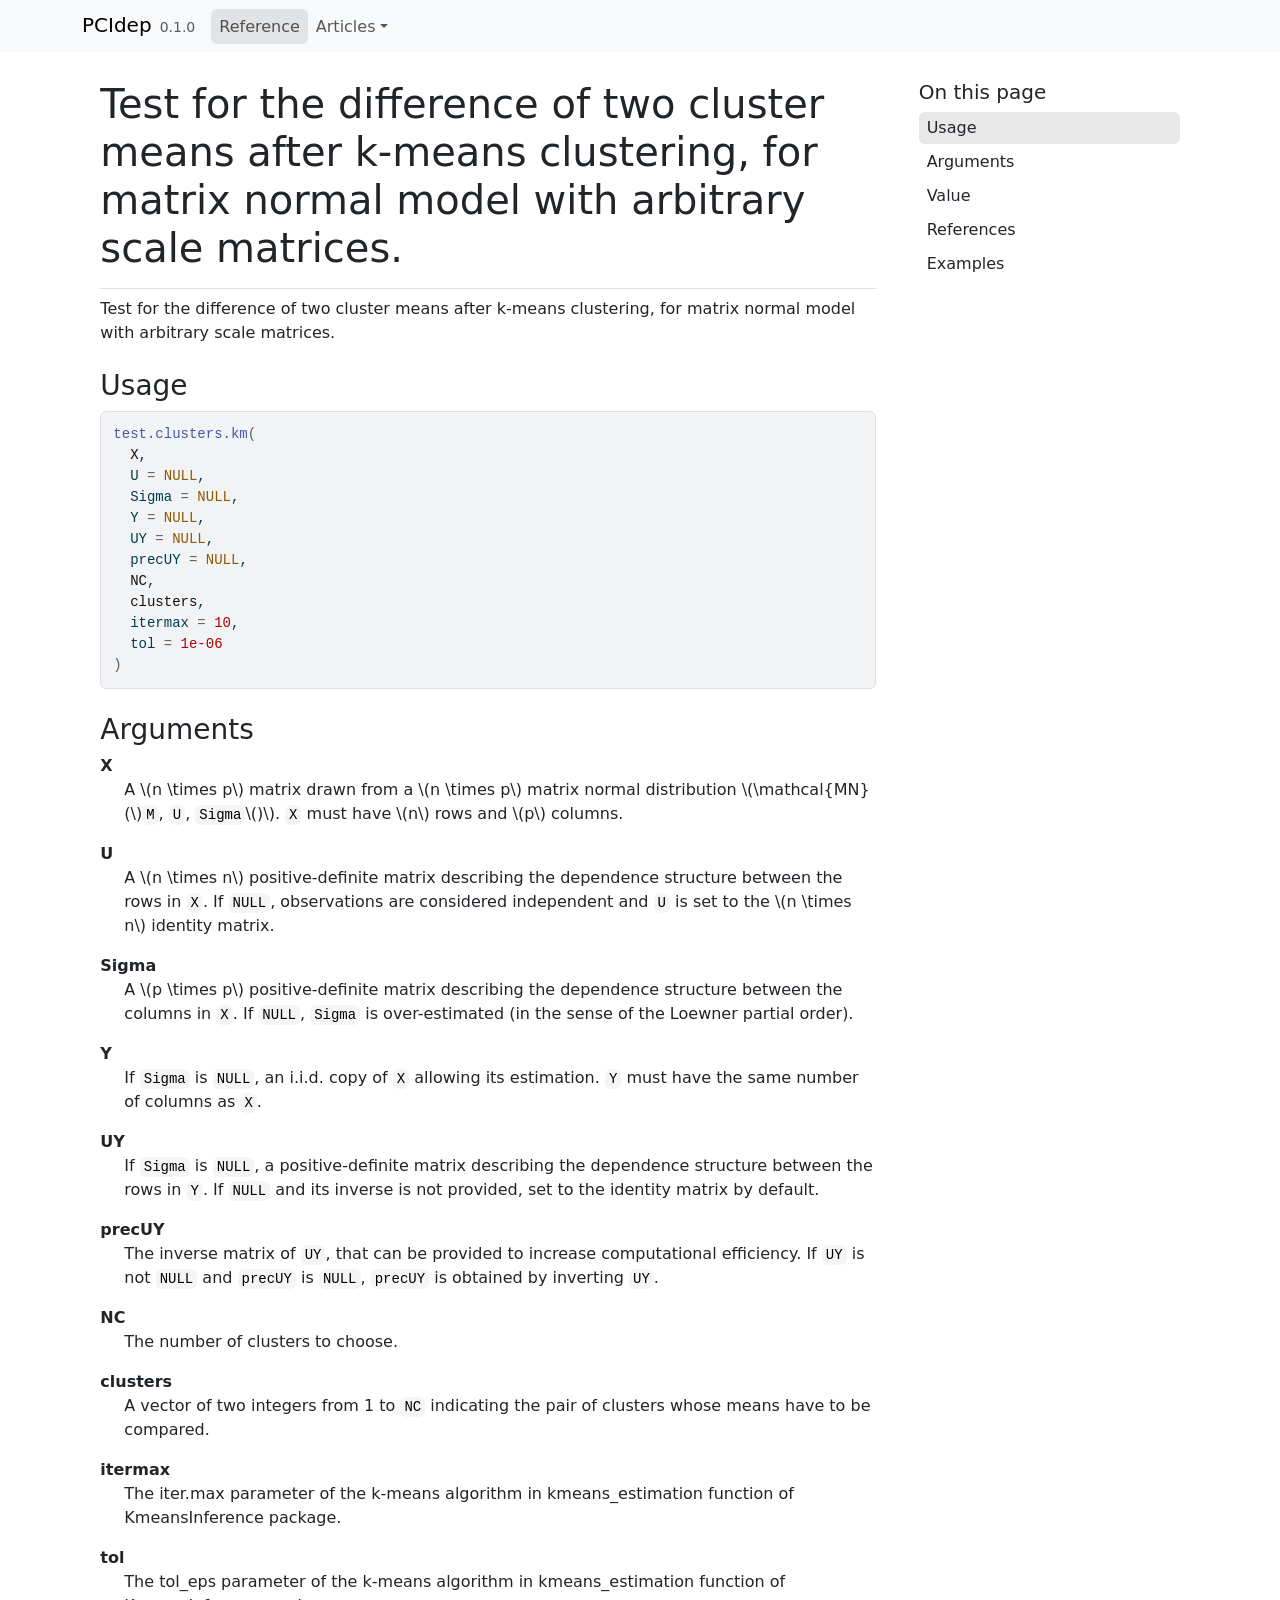
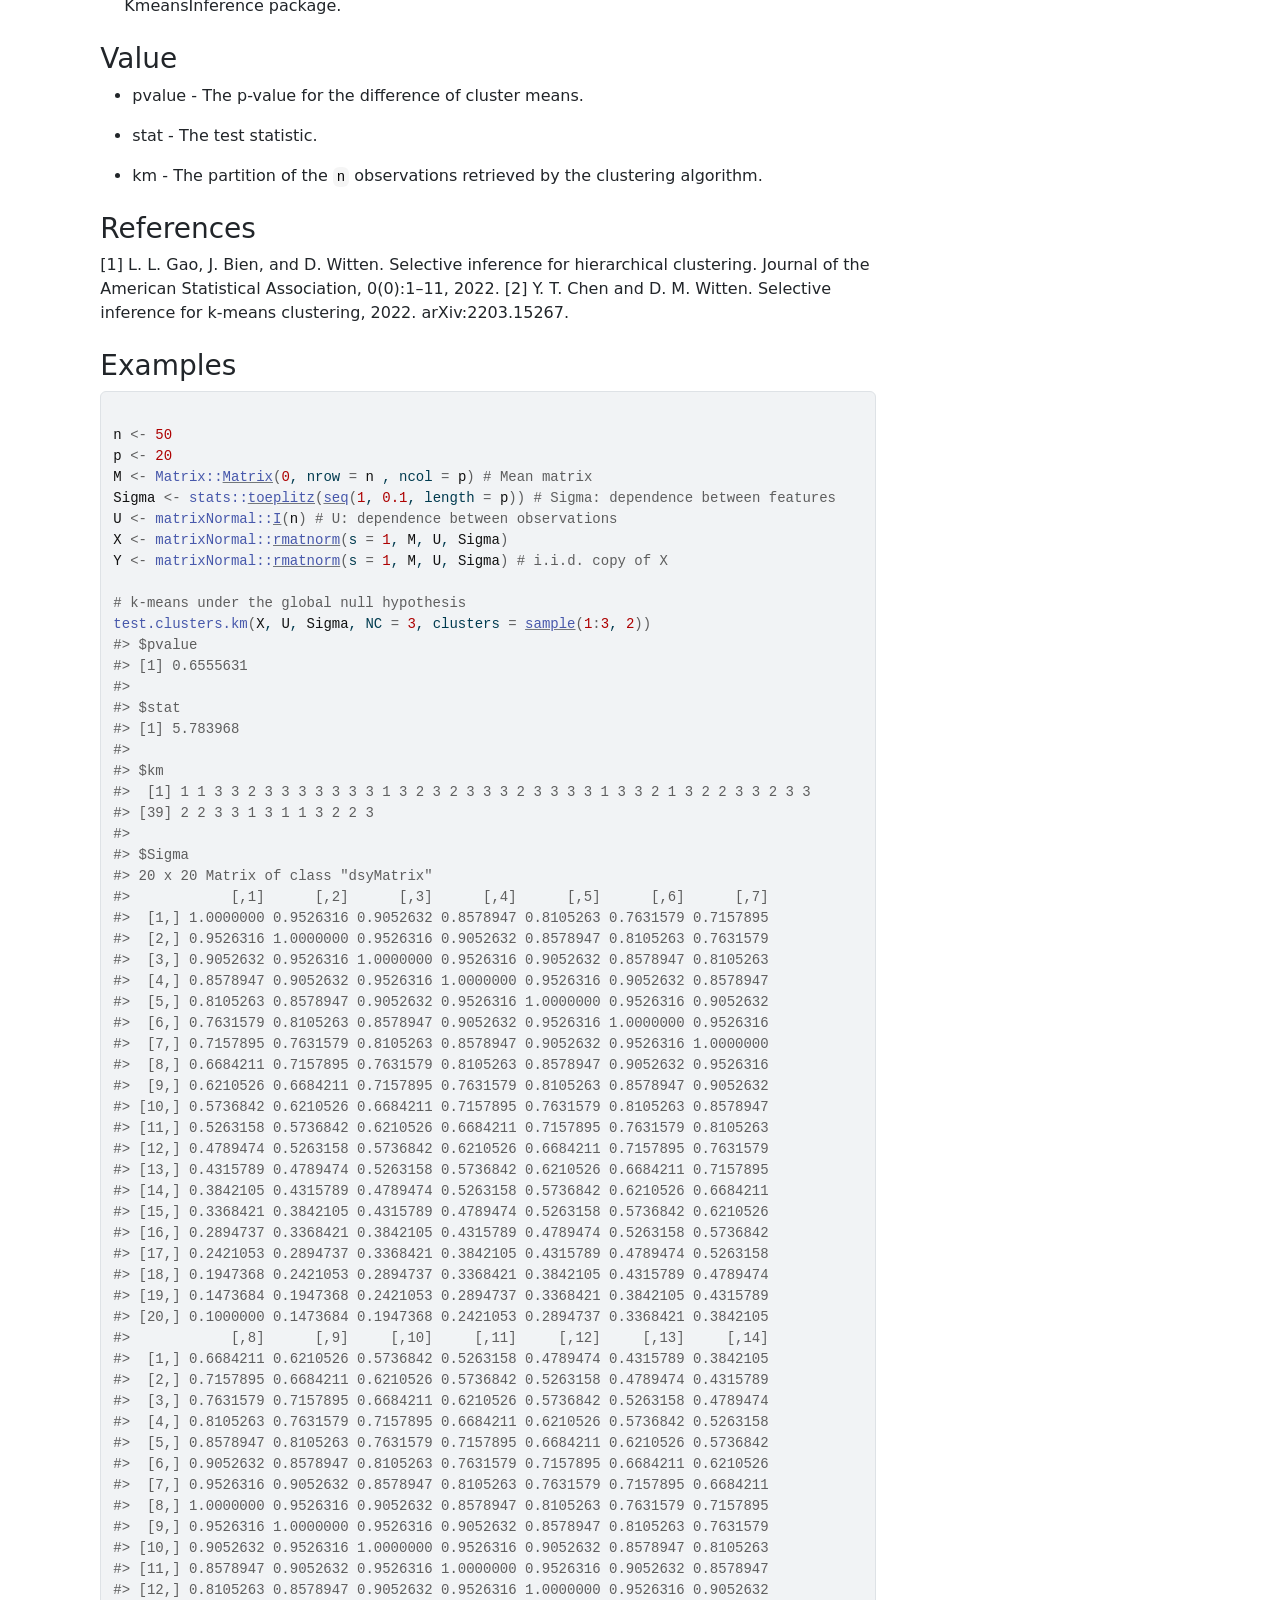
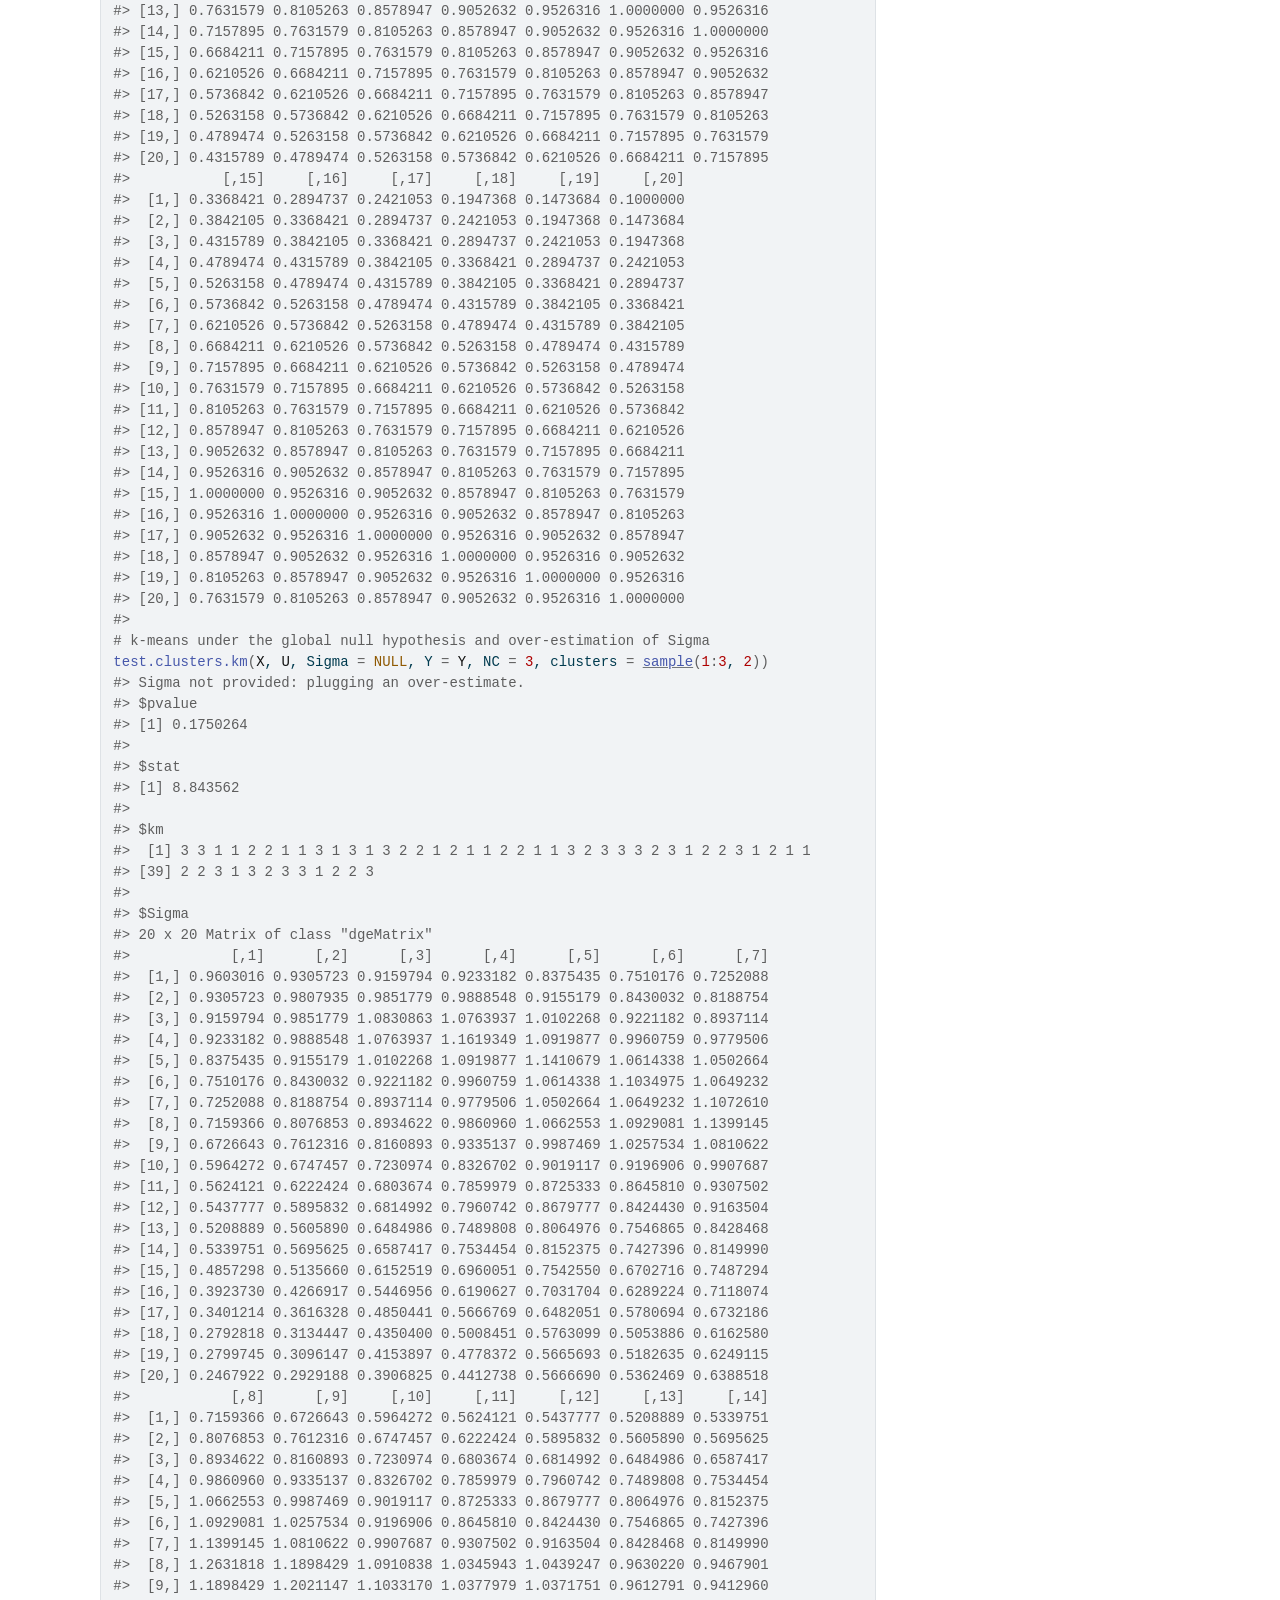
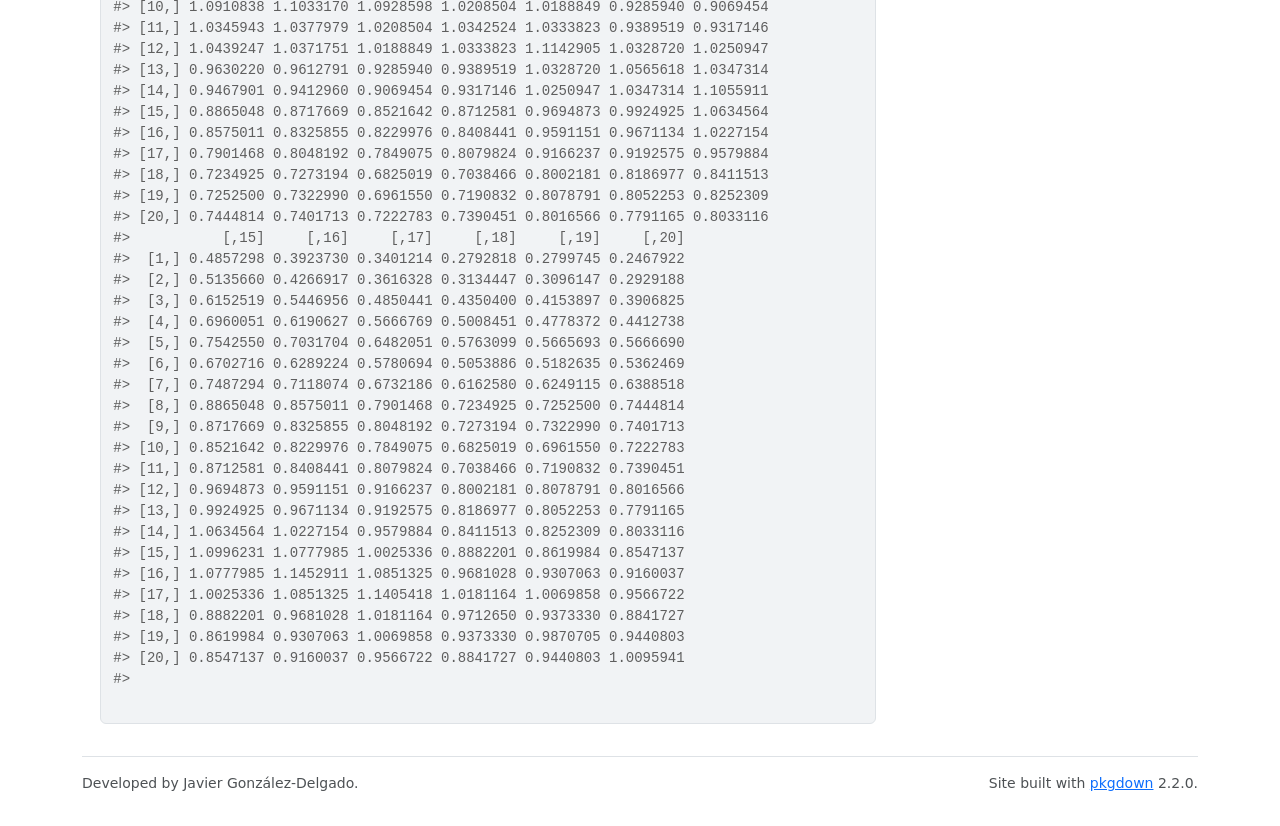
<file: reference/test.clusters.km.html>
<!DOCTYPE html>
<!-- Generated by pkgdown: do not edit by hand --><html lang="en"><head><meta http-equiv="Content-Type" content="text/html; charset=UTF-8"><meta charset="utf-8"><meta http-equiv="X-UA-Compatible" content="IE=edge"><meta name="viewport" content="width=device-width, initial-scale=1, shrink-to-fit=no"><title>Test for the difference of two cluster means after k-means clustering, for matrix normal model with arbitrary scale matrices. — test.clusters.km • PCIdep</title><script src="../deps/jquery-3.6.0/jquery-3.6.0.min.js"></script><meta name="viewport" content="width=device-width, initial-scale=1, shrink-to-fit=no"><link href="../deps/bootstrap-5.3.1/bootstrap.min.css" rel="stylesheet"><script src="../deps/bootstrap-5.3.1/bootstrap.bundle.min.js"></script><link href="../deps/font-awesome-6.5.2/css/all.min.css" rel="stylesheet"><link href="../deps/font-awesome-6.5.2/css/v4-shims.min.css" rel="stylesheet"><script src="../deps/headroom-0.11.0/headroom.min.js"></script><script src="../deps/headroom-0.11.0/jQuery.headroom.min.js"></script><script src="../deps/bootstrap-toc-1.0.1/bootstrap-toc.min.js"></script><script src="../deps/clipboard.js-2.0.11/clipboard.min.js"></script><script src="../deps/search-1.0.0/autocomplete.jquery.min.js"></script><script src="../deps/search-1.0.0/fuse.min.js"></script><script src="../deps/search-1.0.0/mark.min.js"></script><!-- pkgdown --><script src="../pkgdown.js"></script><meta property="og:title" content="Test for the difference of two cluster means after k-means clustering, for matrix normal model with arbitrary scale matrices. — test.clusters.km"><meta name="description" content="Test for the difference of two cluster means after k-means clustering, for matrix normal model with arbitrary scale matrices."><meta property="og:description" content="Test for the difference of two cluster means after k-means clustering, for matrix normal model with arbitrary scale matrices."></head><body>
    <a href="#main" class="visually-hidden-focusable">Skip to contents</a>


    <nav class="navbar navbar-expand-lg fixed-top bg-light" data-bs-theme="light" aria-label="Site navigation"><div class="container">

    <a class="navbar-brand me-2" href="../index.html">PCIdep</a>

    <small class="nav-text text-muted me-auto" data-bs-toggle="tooltip" data-bs-placement="bottom" title="">0.1.0</small>


    <button class="navbar-toggler" type="button" data-bs-toggle="collapse" data-bs-target="#navbar" aria-controls="navbar" aria-expanded="false" aria-label="Toggle navigation">
      <span class="navbar-toggler-icon"></span>
    </button>

    <div id="navbar" class="collapse navbar-collapse ms-3">
      <ul class="navbar-nav me-auto"><li class="active nav-item"><a class="nav-link" href="../reference/index.html">Reference</a></li>
<li class="nav-item dropdown">
  <button class="nav-link dropdown-toggle" type="button" id="dropdown-articles" data-bs-toggle="dropdown" aria-expanded="false" aria-haspopup="true">Articles</button>
  <ul class="dropdown-menu" aria-labelledby="dropdown-articles"><li><a class="dropdown-item" href="../articles/getting-started.html">getting-started</a></li>
  </ul></li>
      </ul><ul class="navbar-nav"></ul></div>


  </div>
</nav><div class="container template-reference-topic">
<div class="row">
  <main id="main" class="col-md-9"><div class="page-header">

      <h1>Test for the difference of two cluster means after k-means clustering, for matrix normal model with arbitrary scale matrices.</h1>

      <div class="d-none name"><code>test.clusters.km.Rd</code></div>
    </div>

    <div class="ref-description section level2">
    <p>Test for the difference of two cluster means after k-means clustering, for matrix normal model with arbitrary scale matrices.</p>
    </div>

    <div class="section level2">
    <h2 id="ref-usage">Usage<a class="anchor" aria-label="anchor" href="#ref-usage"></a></h2>
    <div class="sourceCode"><pre class="sourceCode r"><code><span><span class="fu">test.clusters.km</span><span class="op">(</span></span>
<span>  <span class="va">X</span>,</span>
<span>  U <span class="op">=</span> <span class="cn">NULL</span>,</span>
<span>  Sigma <span class="op">=</span> <span class="cn">NULL</span>,</span>
<span>  Y <span class="op">=</span> <span class="cn">NULL</span>,</span>
<span>  UY <span class="op">=</span> <span class="cn">NULL</span>,</span>
<span>  precUY <span class="op">=</span> <span class="cn">NULL</span>,</span>
<span>  <span class="va">NC</span>,</span>
<span>  <span class="va">clusters</span>,</span>
<span>  itermax <span class="op">=</span> <span class="fl">10</span>,</span>
<span>  tol <span class="op">=</span> <span class="fl">1e-06</span></span>
<span><span class="op">)</span></span></code></pre></div>
    </div>

    <div class="section level2">
    <h2 id="arguments">Arguments<a class="anchor" aria-label="anchor" href="#arguments"></a></h2>


<dl><dt id="arg-x">X<a class="anchor" aria-label="anchor" href="#arg-x"></a></dt>
<dd><p>A \(n \times p\) matrix drawn from a \(n \times p\) matrix normal distribution \(\mathcal{MN}(\)<code>M</code>, <code>U</code>, <code>Sigma</code>\()\). <code>X</code> must have \(n\) rows and \(p\) columns.</p></dd>


<dt id="arg-u">U<a class="anchor" aria-label="anchor" href="#arg-u"></a></dt>
<dd><p>A \(n \times n\) positive-definite matrix describing the dependence structure between the rows in <code>X</code>. If <code>NULL</code>, observations are considered independent and <code>U</code> is set to the \(n \times n\) identity matrix.</p></dd>


<dt id="arg-sigma">Sigma<a class="anchor" aria-label="anchor" href="#arg-sigma"></a></dt>
<dd><p>A \(p \times p\) positive-definite matrix describing the dependence structure between the columns in <code>X</code>. If <code>NULL</code>, <code>Sigma</code> is over-estimated (in the sense of the Loewner partial order).</p></dd>


<dt id="arg-y">Y<a class="anchor" aria-label="anchor" href="#arg-y"></a></dt>
<dd><p>If <code>Sigma</code> is <code>NULL</code>, an i.i.d. copy of <code>X</code> allowing its estimation. <code>Y</code> must have the same number of columns as <code>X</code>.</p></dd>


<dt id="arg-uy">UY<a class="anchor" aria-label="anchor" href="#arg-uy"></a></dt>
<dd><p>If <code>Sigma</code> is <code>NULL</code>, a positive-definite matrix describing the dependence structure between the rows in <code>Y</code>. If <code>NULL</code> and its inverse is not provided, set to the identity matrix by default.</p></dd>


<dt id="arg-precuy">precUY<a class="anchor" aria-label="anchor" href="#arg-precuy"></a></dt>
<dd><p>The inverse matrix of <code>UY</code>, that can be provided to increase computational efficiency. If <code>UY</code> is not <code>NULL</code> and <code>precUY</code> is <code>NULL</code>, <code>precUY</code> is obtained by inverting <code>UY</code>.</p></dd>


<dt id="arg-nc">NC<a class="anchor" aria-label="anchor" href="#arg-nc"></a></dt>
<dd><p>The number of clusters to choose.</p></dd>


<dt id="arg-clusters">clusters<a class="anchor" aria-label="anchor" href="#arg-clusters"></a></dt>
<dd><p>A vector of two integers from 1 to <code>NC</code> indicating the pair of clusters whose means have to be compared.</p></dd>


<dt id="arg-itermax">itermax<a class="anchor" aria-label="anchor" href="#arg-itermax"></a></dt>
<dd><p>The iter.max parameter of the k-means algorithm in kmeans_estimation function of KmeansInference package.</p></dd>


<dt id="arg-tol">tol<a class="anchor" aria-label="anchor" href="#arg-tol"></a></dt>
<dd><p>The tol_eps parameter of the k-means algorithm in kmeans_estimation function of KmeansInference package.</p></dd>

</dl></div>
    <div class="section level2">
    <h2 id="value">Value<a class="anchor" aria-label="anchor" href="#value"></a></h2>

<ul><li><p>pvalue - The p-value for the difference of cluster means.</p></li>
<li><p>stat - The test statistic.</p></li>
<li><p>km - The partition of the <code>n</code> observations retrieved by the clustering algorithm.</p></li>
</ul></div>
    <div class="section level2">
    <h2 id="references">References<a class="anchor" aria-label="anchor" href="#references"></a></h2>
    <p>[1] L. L. Gao, J. Bien, and D. Witten. Selective inference for hierarchical clustering. Journal of the American Statistical Association, 0(0):1–11, 2022.
 [2] Y. T. Chen and D. M. Witten. Selective inference for k-means clustering, 2022. arXiv:2203.15267.</p>
    </div>

    <div class="section level2">
    <h2 id="ref-examples">Examples<a class="anchor" aria-label="anchor" href="#ref-examples"></a></h2>
    <div class="sourceCode"><pre class="sourceCode r"><code><span class="r-in"><span></span></span>
<span class="r-in"><span><span class="va">n</span> <span class="op">&lt;-</span> <span class="fl">50</span></span></span>
<span class="r-in"><span><span class="va">p</span> <span class="op">&lt;-</span> <span class="fl">20</span></span></span>
<span class="r-in"><span><span class="va">M</span> <span class="op">&lt;-</span> <span class="fu">Matrix</span><span class="fu">::</span><span class="fu"><a href="https://rdrr.io/pkg/Matrix/man/Matrix.html" class="external-link">Matrix</a></span><span class="op">(</span><span class="fl">0</span>, nrow <span class="op">=</span> <span class="va">n</span> , ncol <span class="op">=</span> <span class="va">p</span><span class="op">)</span> <span class="co"># Mean matrix</span></span></span>
<span class="r-in"><span><span class="va">Sigma</span> <span class="op">&lt;-</span> <span class="fu">stats</span><span class="fu">::</span><span class="fu"><a href="https://rdrr.io/r/stats/toeplitz.html" class="external-link">toeplitz</a></span><span class="op">(</span><span class="fu"><a href="https://rdrr.io/r/base/seq.html" class="external-link">seq</a></span><span class="op">(</span><span class="fl">1</span>, <span class="fl">0.1</span>, length <span class="op">=</span> <span class="va">p</span><span class="op">)</span><span class="op">)</span> <span class="co"># Sigma: dependence between features</span></span></span>
<span class="r-in"><span><span class="va">U</span> <span class="op">&lt;-</span> <span class="fu">matrixNormal</span><span class="fu">::</span><span class="fu"><a href="https://rdrr.io/pkg/matrixNormal/man/special.matrix.html" class="external-link">I</a></span><span class="op">(</span><span class="va">n</span><span class="op">)</span> <span class="co"># U: dependence between observations</span></span></span>
<span class="r-in"><span><span class="va">X</span> <span class="op">&lt;-</span> <span class="fu">matrixNormal</span><span class="fu">::</span><span class="fu"><a href="https://rdrr.io/pkg/matrixNormal/man/matrixNormal_Distribution.html" class="external-link">rmatnorm</a></span><span class="op">(</span>s <span class="op">=</span> <span class="fl">1</span>, <span class="va">M</span>, <span class="va">U</span>, <span class="va">Sigma</span><span class="op">)</span></span></span>
<span class="r-in"><span><span class="va">Y</span> <span class="op">&lt;-</span> <span class="fu">matrixNormal</span><span class="fu">::</span><span class="fu"><a href="https://rdrr.io/pkg/matrixNormal/man/matrixNormal_Distribution.html" class="external-link">rmatnorm</a></span><span class="op">(</span>s <span class="op">=</span> <span class="fl">1</span>, <span class="va">M</span>, <span class="va">U</span>, <span class="va">Sigma</span><span class="op">)</span> <span class="co"># i.i.d. copy of X</span></span></span>
<span class="r-in"><span></span></span>
<span class="r-in"><span><span class="co"># k-means under the global null hypothesis</span></span></span>
<span class="r-in"><span><span class="fu">test.clusters.km</span><span class="op">(</span><span class="va">X</span>, <span class="va">U</span>, <span class="va">Sigma</span>, NC <span class="op">=</span> <span class="fl">3</span>, clusters <span class="op">=</span> <span class="fu"><a href="https://rdrr.io/r/base/sample.html" class="external-link">sample</a></span><span class="op">(</span><span class="fl">1</span><span class="op">:</span><span class="fl">3</span>, <span class="fl">2</span><span class="op">)</span><span class="op">)</span></span></span>
<span class="r-out co"><span class="r-pr">#&gt;</span> $pvalue</span>
<span class="r-out co"><span class="r-pr">#&gt;</span> [1] 0.6555631</span>
<span class="r-out co"><span class="r-pr">#&gt;</span> </span>
<span class="r-out co"><span class="r-pr">#&gt;</span> $stat</span>
<span class="r-out co"><span class="r-pr">#&gt;</span> [1] 5.783968</span>
<span class="r-out co"><span class="r-pr">#&gt;</span> </span>
<span class="r-out co"><span class="r-pr">#&gt;</span> $km</span>
<span class="r-out co"><span class="r-pr">#&gt;</span>  [1] 1 1 3 3 2 3 3 3 3 3 3 3 1 3 2 3 2 3 3 3 2 3 3 3 3 1 3 3 2 1 3 2 2 3 3 2 3 3</span>
<span class="r-out co"><span class="r-pr">#&gt;</span> [39] 2 2 3 3 1 3 1 1 3 2 2 3</span>
<span class="r-out co"><span class="r-pr">#&gt;</span> </span>
<span class="r-out co"><span class="r-pr">#&gt;</span> $Sigma</span>
<span class="r-out co"><span class="r-pr">#&gt;</span> 20 x 20 Matrix of class "dsyMatrix"</span>
<span class="r-out co"><span class="r-pr">#&gt;</span>            [,1]      [,2]      [,3]      [,4]      [,5]      [,6]      [,7]</span>
<span class="r-out co"><span class="r-pr">#&gt;</span>  [1,] 1.0000000 0.9526316 0.9052632 0.8578947 0.8105263 0.7631579 0.7157895</span>
<span class="r-out co"><span class="r-pr">#&gt;</span>  [2,] 0.9526316 1.0000000 0.9526316 0.9052632 0.8578947 0.8105263 0.7631579</span>
<span class="r-out co"><span class="r-pr">#&gt;</span>  [3,] 0.9052632 0.9526316 1.0000000 0.9526316 0.9052632 0.8578947 0.8105263</span>
<span class="r-out co"><span class="r-pr">#&gt;</span>  [4,] 0.8578947 0.9052632 0.9526316 1.0000000 0.9526316 0.9052632 0.8578947</span>
<span class="r-out co"><span class="r-pr">#&gt;</span>  [5,] 0.8105263 0.8578947 0.9052632 0.9526316 1.0000000 0.9526316 0.9052632</span>
<span class="r-out co"><span class="r-pr">#&gt;</span>  [6,] 0.7631579 0.8105263 0.8578947 0.9052632 0.9526316 1.0000000 0.9526316</span>
<span class="r-out co"><span class="r-pr">#&gt;</span>  [7,] 0.7157895 0.7631579 0.8105263 0.8578947 0.9052632 0.9526316 1.0000000</span>
<span class="r-out co"><span class="r-pr">#&gt;</span>  [8,] 0.6684211 0.7157895 0.7631579 0.8105263 0.8578947 0.9052632 0.9526316</span>
<span class="r-out co"><span class="r-pr">#&gt;</span>  [9,] 0.6210526 0.6684211 0.7157895 0.7631579 0.8105263 0.8578947 0.9052632</span>
<span class="r-out co"><span class="r-pr">#&gt;</span> [10,] 0.5736842 0.6210526 0.6684211 0.7157895 0.7631579 0.8105263 0.8578947</span>
<span class="r-out co"><span class="r-pr">#&gt;</span> [11,] 0.5263158 0.5736842 0.6210526 0.6684211 0.7157895 0.7631579 0.8105263</span>
<span class="r-out co"><span class="r-pr">#&gt;</span> [12,] 0.4789474 0.5263158 0.5736842 0.6210526 0.6684211 0.7157895 0.7631579</span>
<span class="r-out co"><span class="r-pr">#&gt;</span> [13,] 0.4315789 0.4789474 0.5263158 0.5736842 0.6210526 0.6684211 0.7157895</span>
<span class="r-out co"><span class="r-pr">#&gt;</span> [14,] 0.3842105 0.4315789 0.4789474 0.5263158 0.5736842 0.6210526 0.6684211</span>
<span class="r-out co"><span class="r-pr">#&gt;</span> [15,] 0.3368421 0.3842105 0.4315789 0.4789474 0.5263158 0.5736842 0.6210526</span>
<span class="r-out co"><span class="r-pr">#&gt;</span> [16,] 0.2894737 0.3368421 0.3842105 0.4315789 0.4789474 0.5263158 0.5736842</span>
<span class="r-out co"><span class="r-pr">#&gt;</span> [17,] 0.2421053 0.2894737 0.3368421 0.3842105 0.4315789 0.4789474 0.5263158</span>
<span class="r-out co"><span class="r-pr">#&gt;</span> [18,] 0.1947368 0.2421053 0.2894737 0.3368421 0.3842105 0.4315789 0.4789474</span>
<span class="r-out co"><span class="r-pr">#&gt;</span> [19,] 0.1473684 0.1947368 0.2421053 0.2894737 0.3368421 0.3842105 0.4315789</span>
<span class="r-out co"><span class="r-pr">#&gt;</span> [20,] 0.1000000 0.1473684 0.1947368 0.2421053 0.2894737 0.3368421 0.3842105</span>
<span class="r-out co"><span class="r-pr">#&gt;</span>            [,8]      [,9]     [,10]     [,11]     [,12]     [,13]     [,14]</span>
<span class="r-out co"><span class="r-pr">#&gt;</span>  [1,] 0.6684211 0.6210526 0.5736842 0.5263158 0.4789474 0.4315789 0.3842105</span>
<span class="r-out co"><span class="r-pr">#&gt;</span>  [2,] 0.7157895 0.6684211 0.6210526 0.5736842 0.5263158 0.4789474 0.4315789</span>
<span class="r-out co"><span class="r-pr">#&gt;</span>  [3,] 0.7631579 0.7157895 0.6684211 0.6210526 0.5736842 0.5263158 0.4789474</span>
<span class="r-out co"><span class="r-pr">#&gt;</span>  [4,] 0.8105263 0.7631579 0.7157895 0.6684211 0.6210526 0.5736842 0.5263158</span>
<span class="r-out co"><span class="r-pr">#&gt;</span>  [5,] 0.8578947 0.8105263 0.7631579 0.7157895 0.6684211 0.6210526 0.5736842</span>
<span class="r-out co"><span class="r-pr">#&gt;</span>  [6,] 0.9052632 0.8578947 0.8105263 0.7631579 0.7157895 0.6684211 0.6210526</span>
<span class="r-out co"><span class="r-pr">#&gt;</span>  [7,] 0.9526316 0.9052632 0.8578947 0.8105263 0.7631579 0.7157895 0.6684211</span>
<span class="r-out co"><span class="r-pr">#&gt;</span>  [8,] 1.0000000 0.9526316 0.9052632 0.8578947 0.8105263 0.7631579 0.7157895</span>
<span class="r-out co"><span class="r-pr">#&gt;</span>  [9,] 0.9526316 1.0000000 0.9526316 0.9052632 0.8578947 0.8105263 0.7631579</span>
<span class="r-out co"><span class="r-pr">#&gt;</span> [10,] 0.9052632 0.9526316 1.0000000 0.9526316 0.9052632 0.8578947 0.8105263</span>
<span class="r-out co"><span class="r-pr">#&gt;</span> [11,] 0.8578947 0.9052632 0.9526316 1.0000000 0.9526316 0.9052632 0.8578947</span>
<span class="r-out co"><span class="r-pr">#&gt;</span> [12,] 0.8105263 0.8578947 0.9052632 0.9526316 1.0000000 0.9526316 0.9052632</span>
<span class="r-out co"><span class="r-pr">#&gt;</span> [13,] 0.7631579 0.8105263 0.8578947 0.9052632 0.9526316 1.0000000 0.9526316</span>
<span class="r-out co"><span class="r-pr">#&gt;</span> [14,] 0.7157895 0.7631579 0.8105263 0.8578947 0.9052632 0.9526316 1.0000000</span>
<span class="r-out co"><span class="r-pr">#&gt;</span> [15,] 0.6684211 0.7157895 0.7631579 0.8105263 0.8578947 0.9052632 0.9526316</span>
<span class="r-out co"><span class="r-pr">#&gt;</span> [16,] 0.6210526 0.6684211 0.7157895 0.7631579 0.8105263 0.8578947 0.9052632</span>
<span class="r-out co"><span class="r-pr">#&gt;</span> [17,] 0.5736842 0.6210526 0.6684211 0.7157895 0.7631579 0.8105263 0.8578947</span>
<span class="r-out co"><span class="r-pr">#&gt;</span> [18,] 0.5263158 0.5736842 0.6210526 0.6684211 0.7157895 0.7631579 0.8105263</span>
<span class="r-out co"><span class="r-pr">#&gt;</span> [19,] 0.4789474 0.5263158 0.5736842 0.6210526 0.6684211 0.7157895 0.7631579</span>
<span class="r-out co"><span class="r-pr">#&gt;</span> [20,] 0.4315789 0.4789474 0.5263158 0.5736842 0.6210526 0.6684211 0.7157895</span>
<span class="r-out co"><span class="r-pr">#&gt;</span>           [,15]     [,16]     [,17]     [,18]     [,19]     [,20]</span>
<span class="r-out co"><span class="r-pr">#&gt;</span>  [1,] 0.3368421 0.2894737 0.2421053 0.1947368 0.1473684 0.1000000</span>
<span class="r-out co"><span class="r-pr">#&gt;</span>  [2,] 0.3842105 0.3368421 0.2894737 0.2421053 0.1947368 0.1473684</span>
<span class="r-out co"><span class="r-pr">#&gt;</span>  [3,] 0.4315789 0.3842105 0.3368421 0.2894737 0.2421053 0.1947368</span>
<span class="r-out co"><span class="r-pr">#&gt;</span>  [4,] 0.4789474 0.4315789 0.3842105 0.3368421 0.2894737 0.2421053</span>
<span class="r-out co"><span class="r-pr">#&gt;</span>  [5,] 0.5263158 0.4789474 0.4315789 0.3842105 0.3368421 0.2894737</span>
<span class="r-out co"><span class="r-pr">#&gt;</span>  [6,] 0.5736842 0.5263158 0.4789474 0.4315789 0.3842105 0.3368421</span>
<span class="r-out co"><span class="r-pr">#&gt;</span>  [7,] 0.6210526 0.5736842 0.5263158 0.4789474 0.4315789 0.3842105</span>
<span class="r-out co"><span class="r-pr">#&gt;</span>  [8,] 0.6684211 0.6210526 0.5736842 0.5263158 0.4789474 0.4315789</span>
<span class="r-out co"><span class="r-pr">#&gt;</span>  [9,] 0.7157895 0.6684211 0.6210526 0.5736842 0.5263158 0.4789474</span>
<span class="r-out co"><span class="r-pr">#&gt;</span> [10,] 0.7631579 0.7157895 0.6684211 0.6210526 0.5736842 0.5263158</span>
<span class="r-out co"><span class="r-pr">#&gt;</span> [11,] 0.8105263 0.7631579 0.7157895 0.6684211 0.6210526 0.5736842</span>
<span class="r-out co"><span class="r-pr">#&gt;</span> [12,] 0.8578947 0.8105263 0.7631579 0.7157895 0.6684211 0.6210526</span>
<span class="r-out co"><span class="r-pr">#&gt;</span> [13,] 0.9052632 0.8578947 0.8105263 0.7631579 0.7157895 0.6684211</span>
<span class="r-out co"><span class="r-pr">#&gt;</span> [14,] 0.9526316 0.9052632 0.8578947 0.8105263 0.7631579 0.7157895</span>
<span class="r-out co"><span class="r-pr">#&gt;</span> [15,] 1.0000000 0.9526316 0.9052632 0.8578947 0.8105263 0.7631579</span>
<span class="r-out co"><span class="r-pr">#&gt;</span> [16,] 0.9526316 1.0000000 0.9526316 0.9052632 0.8578947 0.8105263</span>
<span class="r-out co"><span class="r-pr">#&gt;</span> [17,] 0.9052632 0.9526316 1.0000000 0.9526316 0.9052632 0.8578947</span>
<span class="r-out co"><span class="r-pr">#&gt;</span> [18,] 0.8578947 0.9052632 0.9526316 1.0000000 0.9526316 0.9052632</span>
<span class="r-out co"><span class="r-pr">#&gt;</span> [19,] 0.8105263 0.8578947 0.9052632 0.9526316 1.0000000 0.9526316</span>
<span class="r-out co"><span class="r-pr">#&gt;</span> [20,] 0.7631579 0.8105263 0.8578947 0.9052632 0.9526316 1.0000000</span>
<span class="r-out co"><span class="r-pr">#&gt;</span> </span>
<span class="r-in"><span><span class="co"># k-means under the global null hypothesis and over-estimation of Sigma</span></span></span>
<span class="r-in"><span><span class="fu">test.clusters.km</span><span class="op">(</span><span class="va">X</span>, <span class="va">U</span>, Sigma <span class="op">=</span> <span class="cn">NULL</span>, Y <span class="op">=</span> <span class="va">Y</span>, NC <span class="op">=</span> <span class="fl">3</span>, clusters <span class="op">=</span> <span class="fu"><a href="https://rdrr.io/r/base/sample.html" class="external-link">sample</a></span><span class="op">(</span><span class="fl">1</span><span class="op">:</span><span class="fl">3</span>, <span class="fl">2</span><span class="op">)</span><span class="op">)</span></span></span>
<span class="r-out co"><span class="r-pr">#&gt;</span> Sigma not provided: plugging an over-estimate.</span>
<span class="r-out co"><span class="r-pr">#&gt;</span> $pvalue</span>
<span class="r-out co"><span class="r-pr">#&gt;</span> [1] 0.1750264</span>
<span class="r-out co"><span class="r-pr">#&gt;</span> </span>
<span class="r-out co"><span class="r-pr">#&gt;</span> $stat</span>
<span class="r-out co"><span class="r-pr">#&gt;</span> [1] 8.843562</span>
<span class="r-out co"><span class="r-pr">#&gt;</span> </span>
<span class="r-out co"><span class="r-pr">#&gt;</span> $km</span>
<span class="r-out co"><span class="r-pr">#&gt;</span>  [1] 3 3 1 1 2 2 1 1 3 1 3 1 3 2 2 1 2 1 1 2 2 1 1 3 2 3 3 3 2 3 1 2 2 3 1 2 1 1</span>
<span class="r-out co"><span class="r-pr">#&gt;</span> [39] 2 2 3 1 3 2 3 3 1 2 2 3</span>
<span class="r-out co"><span class="r-pr">#&gt;</span> </span>
<span class="r-out co"><span class="r-pr">#&gt;</span> $Sigma</span>
<span class="r-out co"><span class="r-pr">#&gt;</span> 20 x 20 Matrix of class "dgeMatrix"</span>
<span class="r-out co"><span class="r-pr">#&gt;</span>            [,1]      [,2]      [,3]      [,4]      [,5]      [,6]      [,7]</span>
<span class="r-out co"><span class="r-pr">#&gt;</span>  [1,] 0.9603016 0.9305723 0.9159794 0.9233182 0.8375435 0.7510176 0.7252088</span>
<span class="r-out co"><span class="r-pr">#&gt;</span>  [2,] 0.9305723 0.9807935 0.9851779 0.9888548 0.9155179 0.8430032 0.8188754</span>
<span class="r-out co"><span class="r-pr">#&gt;</span>  [3,] 0.9159794 0.9851779 1.0830863 1.0763937 1.0102268 0.9221182 0.8937114</span>
<span class="r-out co"><span class="r-pr">#&gt;</span>  [4,] 0.9233182 0.9888548 1.0763937 1.1619349 1.0919877 0.9960759 0.9779506</span>
<span class="r-out co"><span class="r-pr">#&gt;</span>  [5,] 0.8375435 0.9155179 1.0102268 1.0919877 1.1410679 1.0614338 1.0502664</span>
<span class="r-out co"><span class="r-pr">#&gt;</span>  [6,] 0.7510176 0.8430032 0.9221182 0.9960759 1.0614338 1.1034975 1.0649232</span>
<span class="r-out co"><span class="r-pr">#&gt;</span>  [7,] 0.7252088 0.8188754 0.8937114 0.9779506 1.0502664 1.0649232 1.1072610</span>
<span class="r-out co"><span class="r-pr">#&gt;</span>  [8,] 0.7159366 0.8076853 0.8934622 0.9860960 1.0662553 1.0929081 1.1399145</span>
<span class="r-out co"><span class="r-pr">#&gt;</span>  [9,] 0.6726643 0.7612316 0.8160893 0.9335137 0.9987469 1.0257534 1.0810622</span>
<span class="r-out co"><span class="r-pr">#&gt;</span> [10,] 0.5964272 0.6747457 0.7230974 0.8326702 0.9019117 0.9196906 0.9907687</span>
<span class="r-out co"><span class="r-pr">#&gt;</span> [11,] 0.5624121 0.6222424 0.6803674 0.7859979 0.8725333 0.8645810 0.9307502</span>
<span class="r-out co"><span class="r-pr">#&gt;</span> [12,] 0.5437777 0.5895832 0.6814992 0.7960742 0.8679777 0.8424430 0.9163504</span>
<span class="r-out co"><span class="r-pr">#&gt;</span> [13,] 0.5208889 0.5605890 0.6484986 0.7489808 0.8064976 0.7546865 0.8428468</span>
<span class="r-out co"><span class="r-pr">#&gt;</span> [14,] 0.5339751 0.5695625 0.6587417 0.7534454 0.8152375 0.7427396 0.8149990</span>
<span class="r-out co"><span class="r-pr">#&gt;</span> [15,] 0.4857298 0.5135660 0.6152519 0.6960051 0.7542550 0.6702716 0.7487294</span>
<span class="r-out co"><span class="r-pr">#&gt;</span> [16,] 0.3923730 0.4266917 0.5446956 0.6190627 0.7031704 0.6289224 0.7118074</span>
<span class="r-out co"><span class="r-pr">#&gt;</span> [17,] 0.3401214 0.3616328 0.4850441 0.5666769 0.6482051 0.5780694 0.6732186</span>
<span class="r-out co"><span class="r-pr">#&gt;</span> [18,] 0.2792818 0.3134447 0.4350400 0.5008451 0.5763099 0.5053886 0.6162580</span>
<span class="r-out co"><span class="r-pr">#&gt;</span> [19,] 0.2799745 0.3096147 0.4153897 0.4778372 0.5665693 0.5182635 0.6249115</span>
<span class="r-out co"><span class="r-pr">#&gt;</span> [20,] 0.2467922 0.2929188 0.3906825 0.4412738 0.5666690 0.5362469 0.6388518</span>
<span class="r-out co"><span class="r-pr">#&gt;</span>            [,8]      [,9]     [,10]     [,11]     [,12]     [,13]     [,14]</span>
<span class="r-out co"><span class="r-pr">#&gt;</span>  [1,] 0.7159366 0.6726643 0.5964272 0.5624121 0.5437777 0.5208889 0.5339751</span>
<span class="r-out co"><span class="r-pr">#&gt;</span>  [2,] 0.8076853 0.7612316 0.6747457 0.6222424 0.5895832 0.5605890 0.5695625</span>
<span class="r-out co"><span class="r-pr">#&gt;</span>  [3,] 0.8934622 0.8160893 0.7230974 0.6803674 0.6814992 0.6484986 0.6587417</span>
<span class="r-out co"><span class="r-pr">#&gt;</span>  [4,] 0.9860960 0.9335137 0.8326702 0.7859979 0.7960742 0.7489808 0.7534454</span>
<span class="r-out co"><span class="r-pr">#&gt;</span>  [5,] 1.0662553 0.9987469 0.9019117 0.8725333 0.8679777 0.8064976 0.8152375</span>
<span class="r-out co"><span class="r-pr">#&gt;</span>  [6,] 1.0929081 1.0257534 0.9196906 0.8645810 0.8424430 0.7546865 0.7427396</span>
<span class="r-out co"><span class="r-pr">#&gt;</span>  [7,] 1.1399145 1.0810622 0.9907687 0.9307502 0.9163504 0.8428468 0.8149990</span>
<span class="r-out co"><span class="r-pr">#&gt;</span>  [8,] 1.2631818 1.1898429 1.0910838 1.0345943 1.0439247 0.9630220 0.9467901</span>
<span class="r-out co"><span class="r-pr">#&gt;</span>  [9,] 1.1898429 1.2021147 1.1033170 1.0377979 1.0371751 0.9612791 0.9412960</span>
<span class="r-out co"><span class="r-pr">#&gt;</span> [10,] 1.0910838 1.1033170 1.0928598 1.0208504 1.0188849 0.9285940 0.9069454</span>
<span class="r-out co"><span class="r-pr">#&gt;</span> [11,] 1.0345943 1.0377979 1.0208504 1.0342524 1.0333823 0.9389519 0.9317146</span>
<span class="r-out co"><span class="r-pr">#&gt;</span> [12,] 1.0439247 1.0371751 1.0188849 1.0333823 1.1142905 1.0328720 1.0250947</span>
<span class="r-out co"><span class="r-pr">#&gt;</span> [13,] 0.9630220 0.9612791 0.9285940 0.9389519 1.0328720 1.0565618 1.0347314</span>
<span class="r-out co"><span class="r-pr">#&gt;</span> [14,] 0.9467901 0.9412960 0.9069454 0.9317146 1.0250947 1.0347314 1.1055911</span>
<span class="r-out co"><span class="r-pr">#&gt;</span> [15,] 0.8865048 0.8717669 0.8521642 0.8712581 0.9694873 0.9924925 1.0634564</span>
<span class="r-out co"><span class="r-pr">#&gt;</span> [16,] 0.8575011 0.8325855 0.8229976 0.8408441 0.9591151 0.9671134 1.0227154</span>
<span class="r-out co"><span class="r-pr">#&gt;</span> [17,] 0.7901468 0.8048192 0.7849075 0.8079824 0.9166237 0.9192575 0.9579884</span>
<span class="r-out co"><span class="r-pr">#&gt;</span> [18,] 0.7234925 0.7273194 0.6825019 0.7038466 0.8002181 0.8186977 0.8411513</span>
<span class="r-out co"><span class="r-pr">#&gt;</span> [19,] 0.7252500 0.7322990 0.6961550 0.7190832 0.8078791 0.8052253 0.8252309</span>
<span class="r-out co"><span class="r-pr">#&gt;</span> [20,] 0.7444814 0.7401713 0.7222783 0.7390451 0.8016566 0.7791165 0.8033116</span>
<span class="r-out co"><span class="r-pr">#&gt;</span>           [,15]     [,16]     [,17]     [,18]     [,19]     [,20]</span>
<span class="r-out co"><span class="r-pr">#&gt;</span>  [1,] 0.4857298 0.3923730 0.3401214 0.2792818 0.2799745 0.2467922</span>
<span class="r-out co"><span class="r-pr">#&gt;</span>  [2,] 0.5135660 0.4266917 0.3616328 0.3134447 0.3096147 0.2929188</span>
<span class="r-out co"><span class="r-pr">#&gt;</span>  [3,] 0.6152519 0.5446956 0.4850441 0.4350400 0.4153897 0.3906825</span>
<span class="r-out co"><span class="r-pr">#&gt;</span>  [4,] 0.6960051 0.6190627 0.5666769 0.5008451 0.4778372 0.4412738</span>
<span class="r-out co"><span class="r-pr">#&gt;</span>  [5,] 0.7542550 0.7031704 0.6482051 0.5763099 0.5665693 0.5666690</span>
<span class="r-out co"><span class="r-pr">#&gt;</span>  [6,] 0.6702716 0.6289224 0.5780694 0.5053886 0.5182635 0.5362469</span>
<span class="r-out co"><span class="r-pr">#&gt;</span>  [7,] 0.7487294 0.7118074 0.6732186 0.6162580 0.6249115 0.6388518</span>
<span class="r-out co"><span class="r-pr">#&gt;</span>  [8,] 0.8865048 0.8575011 0.7901468 0.7234925 0.7252500 0.7444814</span>
<span class="r-out co"><span class="r-pr">#&gt;</span>  [9,] 0.8717669 0.8325855 0.8048192 0.7273194 0.7322990 0.7401713</span>
<span class="r-out co"><span class="r-pr">#&gt;</span> [10,] 0.8521642 0.8229976 0.7849075 0.6825019 0.6961550 0.7222783</span>
<span class="r-out co"><span class="r-pr">#&gt;</span> [11,] 0.8712581 0.8408441 0.8079824 0.7038466 0.7190832 0.7390451</span>
<span class="r-out co"><span class="r-pr">#&gt;</span> [12,] 0.9694873 0.9591151 0.9166237 0.8002181 0.8078791 0.8016566</span>
<span class="r-out co"><span class="r-pr">#&gt;</span> [13,] 0.9924925 0.9671134 0.9192575 0.8186977 0.8052253 0.7791165</span>
<span class="r-out co"><span class="r-pr">#&gt;</span> [14,] 1.0634564 1.0227154 0.9579884 0.8411513 0.8252309 0.8033116</span>
<span class="r-out co"><span class="r-pr">#&gt;</span> [15,] 1.0996231 1.0777985 1.0025336 0.8882201 0.8619984 0.8547137</span>
<span class="r-out co"><span class="r-pr">#&gt;</span> [16,] 1.0777985 1.1452911 1.0851325 0.9681028 0.9307063 0.9160037</span>
<span class="r-out co"><span class="r-pr">#&gt;</span> [17,] 1.0025336 1.0851325 1.1405418 1.0181164 1.0069858 0.9566722</span>
<span class="r-out co"><span class="r-pr">#&gt;</span> [18,] 0.8882201 0.9681028 1.0181164 0.9712650 0.9373330 0.8841727</span>
<span class="r-out co"><span class="r-pr">#&gt;</span> [19,] 0.8619984 0.9307063 1.0069858 0.9373330 0.9870705 0.9440803</span>
<span class="r-out co"><span class="r-pr">#&gt;</span> [20,] 0.8547137 0.9160037 0.9566722 0.8841727 0.9440803 1.0095941</span>
<span class="r-out co"><span class="r-pr">#&gt;</span> </span>
<span class="r-in"><span></span></span>
</code></pre></div>
    </div>
  </main><aside class="col-md-3"><nav id="toc" aria-label="Table of contents"><h2>On this page</h2>
    </nav></aside></div>


    <footer><div class="pkgdown-footer-left">
  <p>Developed by Javier González-Delgado.</p>
</div>

<div class="pkgdown-footer-right">
  <p>Site built with <a href="https://pkgdown.r-lib.org/" class="external-link">pkgdown</a> 2.2.0.</p>
</div>

    </footer></div>





  </body></html>
</file>
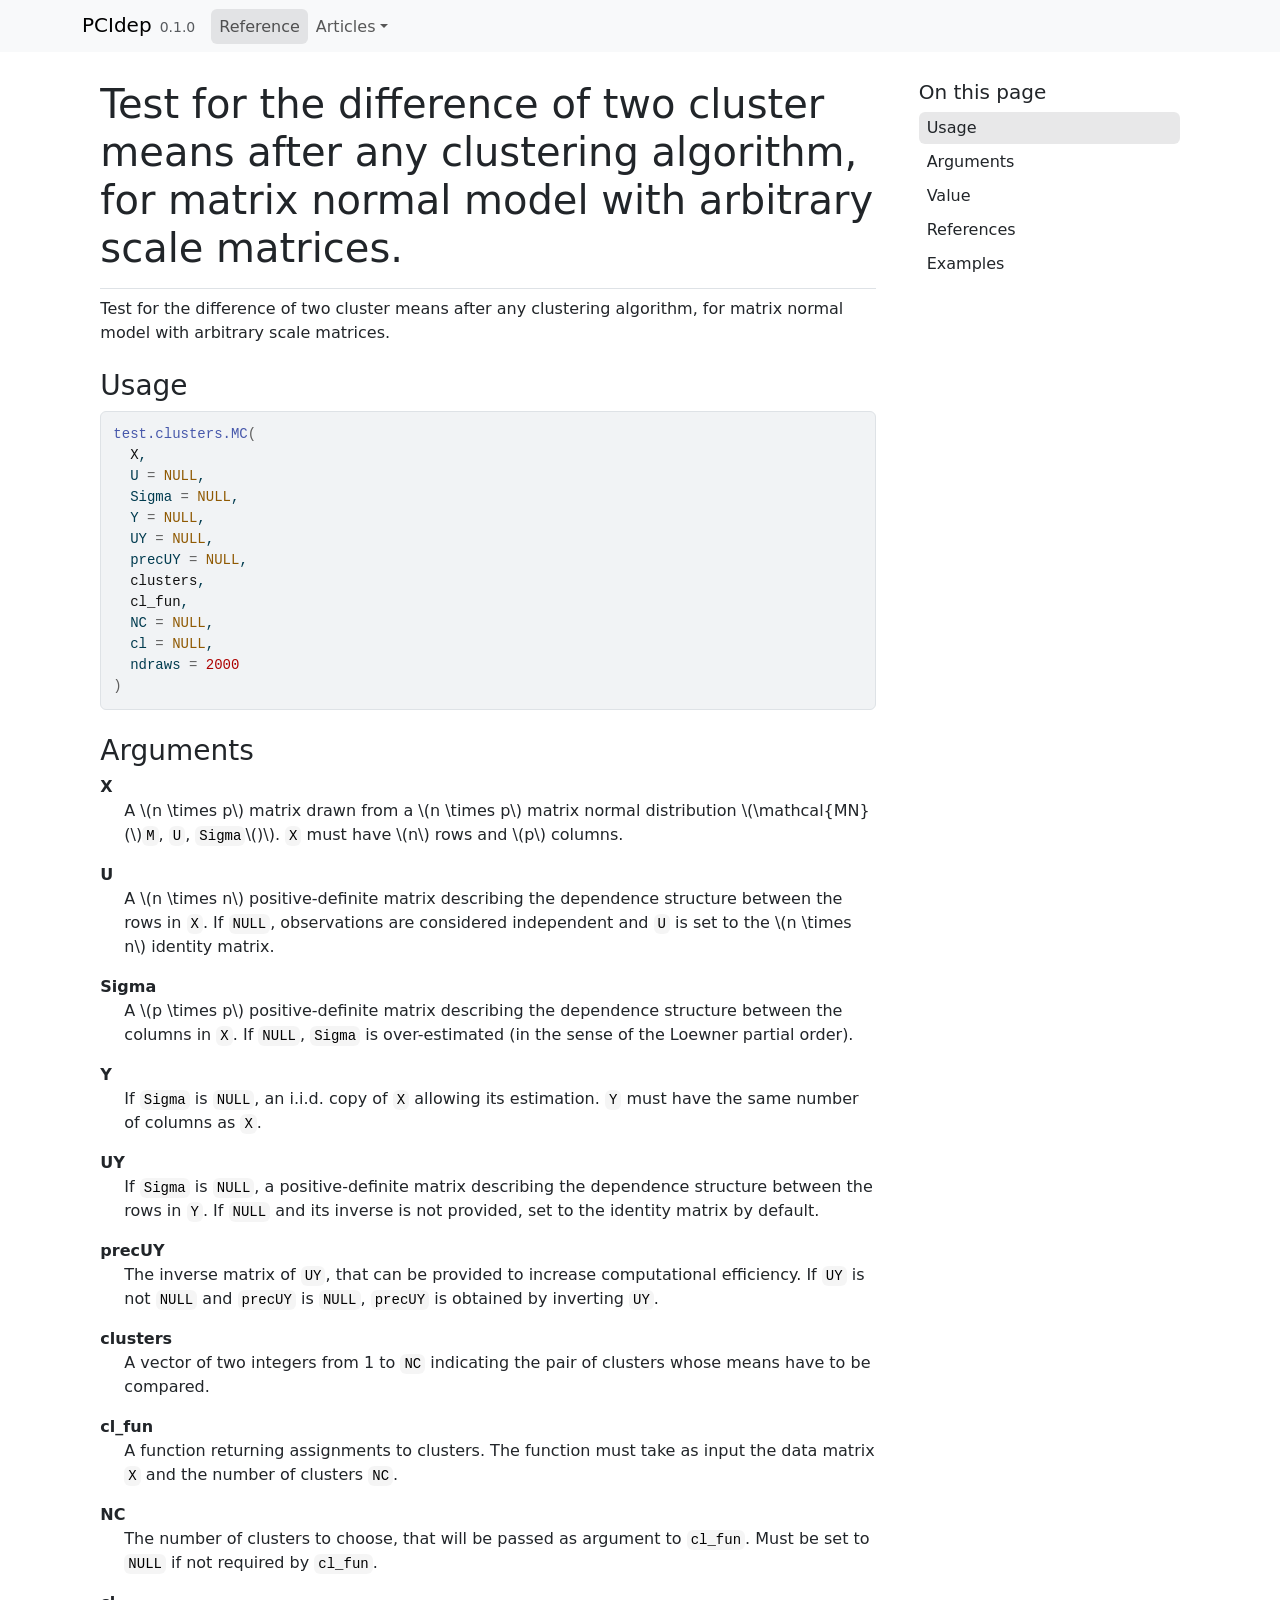
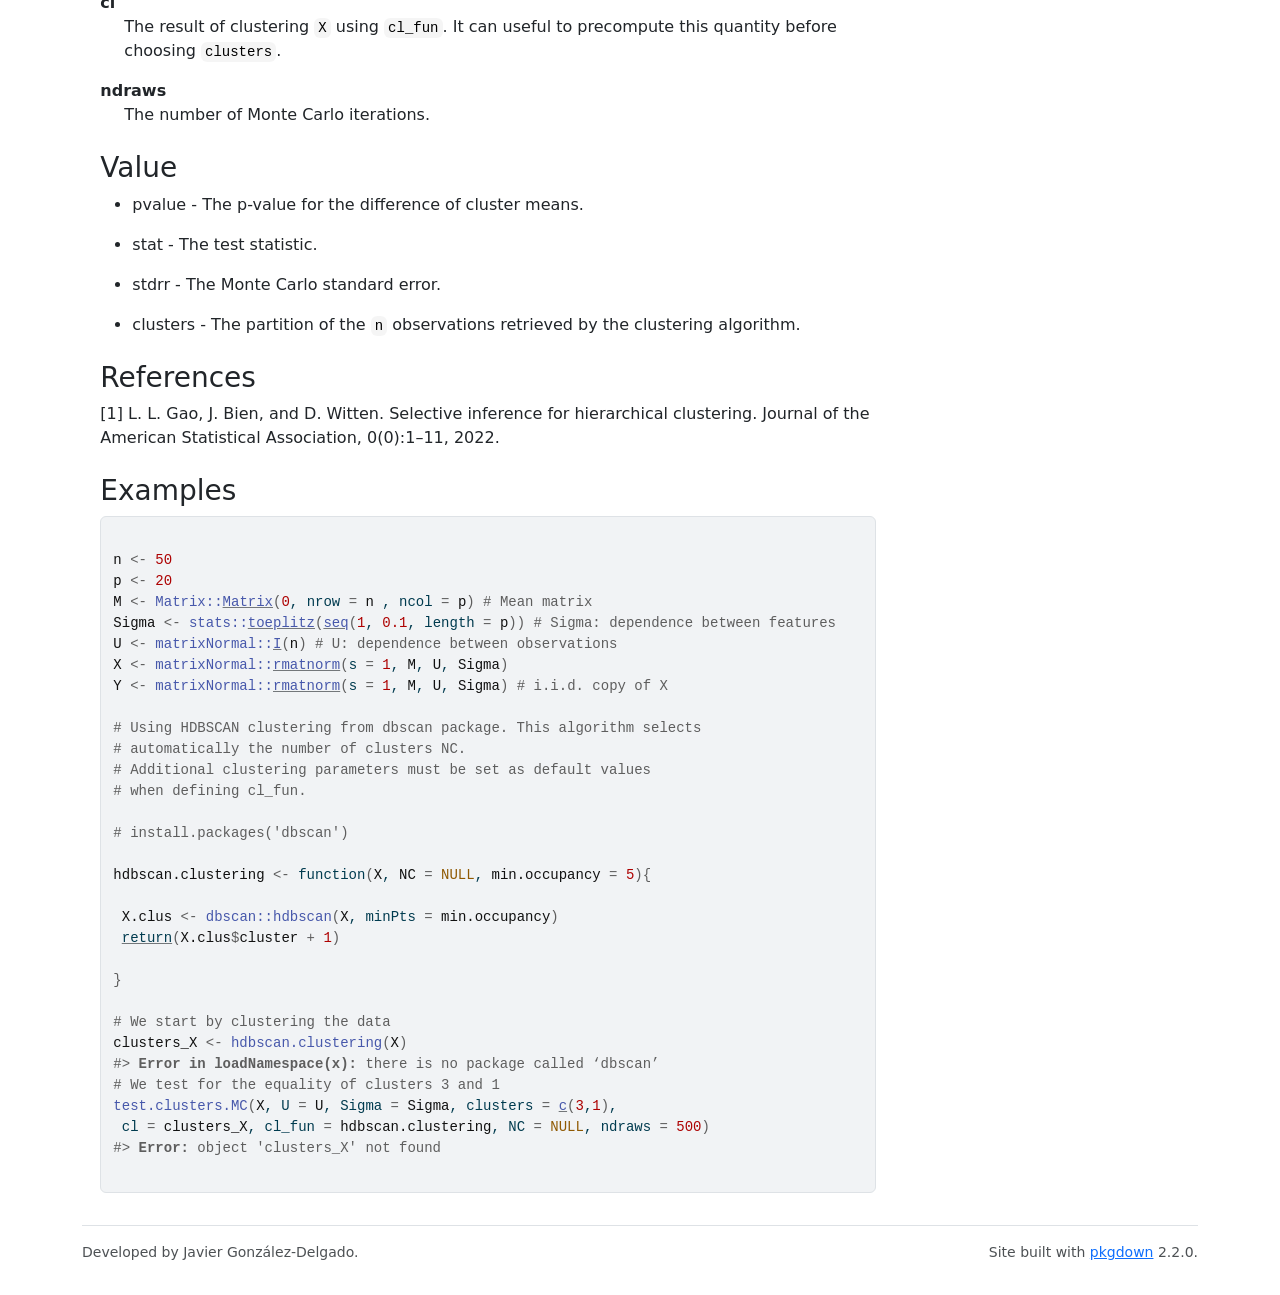
<file: reference/test.clusters.MC.html>
<!DOCTYPE html>
<!-- Generated by pkgdown: do not edit by hand --><html lang="en"><head><meta http-equiv="Content-Type" content="text/html; charset=UTF-8"><meta charset="utf-8"><meta http-equiv="X-UA-Compatible" content="IE=edge"><meta name="viewport" content="width=device-width, initial-scale=1, shrink-to-fit=no"><title>Test for the difference of two cluster means after any clustering algorithm, for matrix normal model with arbitrary scale matrices. — test.clusters.MC • PCIdep</title><script src="../deps/jquery-3.6.0/jquery-3.6.0.min.js"></script><meta name="viewport" content="width=device-width, initial-scale=1, shrink-to-fit=no"><link href="../deps/bootstrap-5.3.1/bootstrap.min.css" rel="stylesheet"><script src="../deps/bootstrap-5.3.1/bootstrap.bundle.min.js"></script><link href="../deps/font-awesome-6.5.2/css/all.min.css" rel="stylesheet"><link href="../deps/font-awesome-6.5.2/css/v4-shims.min.css" rel="stylesheet"><script src="../deps/headroom-0.11.0/headroom.min.js"></script><script src="../deps/headroom-0.11.0/jQuery.headroom.min.js"></script><script src="../deps/bootstrap-toc-1.0.1/bootstrap-toc.min.js"></script><script src="../deps/clipboard.js-2.0.11/clipboard.min.js"></script><script src="../deps/search-1.0.0/autocomplete.jquery.min.js"></script><script src="../deps/search-1.0.0/fuse.min.js"></script><script src="../deps/search-1.0.0/mark.min.js"></script><!-- pkgdown --><script src="../pkgdown.js"></script><meta property="og:title" content="Test for the difference of two cluster means after any clustering algorithm, for matrix normal model with arbitrary scale matrices. — test.clusters.MC"><meta name="description" content="Test for the difference of two cluster means after any clustering algorithm, for matrix normal model with arbitrary scale matrices."><meta property="og:description" content="Test for the difference of two cluster means after any clustering algorithm, for matrix normal model with arbitrary scale matrices."></head><body>
    <a href="#main" class="visually-hidden-focusable">Skip to contents</a>


    <nav class="navbar navbar-expand-lg fixed-top bg-light" data-bs-theme="light" aria-label="Site navigation"><div class="container">

    <a class="navbar-brand me-2" href="../index.html">PCIdep</a>

    <small class="nav-text text-muted me-auto" data-bs-toggle="tooltip" data-bs-placement="bottom" title="">0.1.0</small>


    <button class="navbar-toggler" type="button" data-bs-toggle="collapse" data-bs-target="#navbar" aria-controls="navbar" aria-expanded="false" aria-label="Toggle navigation">
      <span class="navbar-toggler-icon"></span>
    </button>

    <div id="navbar" class="collapse navbar-collapse ms-3">
      <ul class="navbar-nav me-auto"><li class="active nav-item"><a class="nav-link" href="../reference/index.html">Reference</a></li>
<li class="nav-item dropdown">
  <button class="nav-link dropdown-toggle" type="button" id="dropdown-articles" data-bs-toggle="dropdown" aria-expanded="false" aria-haspopup="true">Articles</button>
  <ul class="dropdown-menu" aria-labelledby="dropdown-articles"><li><a class="dropdown-item" href="../articles/getting-started.html">getting-started</a></li>
  </ul></li>
      </ul><ul class="navbar-nav"></ul></div>


  </div>
</nav><div class="container template-reference-topic">
<div class="row">
  <main id="main" class="col-md-9"><div class="page-header">

      <h1>Test for the difference of two cluster means after any clustering algorithm, for matrix normal model with arbitrary scale matrices.</h1>

      <div class="d-none name"><code>test.clusters.MC.Rd</code></div>
    </div>

    <div class="ref-description section level2">
    <p>Test for the difference of two cluster means after any clustering algorithm, for matrix normal model with arbitrary scale matrices.</p>
    </div>

    <div class="section level2">
    <h2 id="ref-usage">Usage<a class="anchor" aria-label="anchor" href="#ref-usage"></a></h2>
    <div class="sourceCode"><pre class="sourceCode r"><code><span><span class="fu">test.clusters.MC</span><span class="op">(</span></span>
<span>  <span class="va">X</span>,</span>
<span>  U <span class="op">=</span> <span class="cn">NULL</span>,</span>
<span>  Sigma <span class="op">=</span> <span class="cn">NULL</span>,</span>
<span>  Y <span class="op">=</span> <span class="cn">NULL</span>,</span>
<span>  UY <span class="op">=</span> <span class="cn">NULL</span>,</span>
<span>  precUY <span class="op">=</span> <span class="cn">NULL</span>,</span>
<span>  <span class="va">clusters</span>,</span>
<span>  <span class="va">cl_fun</span>,</span>
<span>  NC <span class="op">=</span> <span class="cn">NULL</span>,</span>
<span>  cl <span class="op">=</span> <span class="cn">NULL</span>,</span>
<span>  ndraws <span class="op">=</span> <span class="fl">2000</span></span>
<span><span class="op">)</span></span></code></pre></div>
    </div>

    <div class="section level2">
    <h2 id="arguments">Arguments<a class="anchor" aria-label="anchor" href="#arguments"></a></h2>


<dl><dt id="arg-x">X<a class="anchor" aria-label="anchor" href="#arg-x"></a></dt>
<dd><p>A \(n \times p\) matrix drawn from a \(n \times p\) matrix normal distribution \(\mathcal{MN}(\)<code>M</code>, <code>U</code>, <code>Sigma</code>\()\). <code>X</code> must have \(n\) rows and \(p\) columns.</p></dd>


<dt id="arg-u">U<a class="anchor" aria-label="anchor" href="#arg-u"></a></dt>
<dd><p>A \(n \times n\) positive-definite matrix describing the dependence structure between the rows in <code>X</code>. If <code>NULL</code>, observations are considered independent and <code>U</code> is set to the \(n \times n\) identity matrix.</p></dd>


<dt id="arg-sigma">Sigma<a class="anchor" aria-label="anchor" href="#arg-sigma"></a></dt>
<dd><p>A \(p \times p\) positive-definite matrix describing the dependence structure between the columns in <code>X</code>. If <code>NULL</code>, <code>Sigma</code> is over-estimated (in the sense of the Loewner partial order).</p></dd>


<dt id="arg-y">Y<a class="anchor" aria-label="anchor" href="#arg-y"></a></dt>
<dd><p>If <code>Sigma</code> is <code>NULL</code>, an i.i.d. copy of <code>X</code> allowing its estimation. <code>Y</code> must have the same number of columns as <code>X</code>.</p></dd>


<dt id="arg-uy">UY<a class="anchor" aria-label="anchor" href="#arg-uy"></a></dt>
<dd><p>If <code>Sigma</code> is <code>NULL</code>, a positive-definite matrix describing the dependence structure between the rows in <code>Y</code>. If <code>NULL</code> and its inverse is not provided, set to the identity matrix by default.</p></dd>


<dt id="arg-precuy">precUY<a class="anchor" aria-label="anchor" href="#arg-precuy"></a></dt>
<dd><p>The inverse matrix of <code>UY</code>, that can be provided to increase computational efficiency. If <code>UY</code> is not <code>NULL</code> and <code>precUY</code> is <code>NULL</code>, <code>precUY</code> is obtained by inverting <code>UY</code>.</p></dd>


<dt id="arg-clusters">clusters<a class="anchor" aria-label="anchor" href="#arg-clusters"></a></dt>
<dd><p>A vector of two integers from 1 to <code>NC</code> indicating the pair of clusters whose means have to be compared.</p></dd>


<dt id="arg-cl-fun">cl_fun<a class="anchor" aria-label="anchor" href="#arg-cl-fun"></a></dt>
<dd><p>A function returning assignments to clusters. The function must take as input the data matrix <code>X</code> and the number of clusters <code>NC</code>.</p></dd>


<dt id="arg-nc">NC<a class="anchor" aria-label="anchor" href="#arg-nc"></a></dt>
<dd><p>The number of clusters to choose, that will be passed as argument to <code>cl_fun</code>. Must be set to <code>NULL</code> if not required by <code>cl_fun</code>.</p></dd>


<dt id="arg-cl">cl<a class="anchor" aria-label="anchor" href="#arg-cl"></a></dt>
<dd><p>The result of clustering <code>X</code> using <code>cl_fun</code>. It can useful to precompute this quantity before choosing <code>clusters</code>.</p></dd>


<dt id="arg-ndraws">ndraws<a class="anchor" aria-label="anchor" href="#arg-ndraws"></a></dt>
<dd><p>The number of Monte Carlo iterations.</p></dd>

</dl></div>
    <div class="section level2">
    <h2 id="value">Value<a class="anchor" aria-label="anchor" href="#value"></a></h2>

<ul><li><p>pvalue - The p-value for the difference of cluster means.</p></li>
<li><p>stat - The test statistic.</p></li>
<li><p>stdrr - The Monte Carlo standard error.</p></li>
<li><p>clusters - The partition of the <code>n</code> observations retrieved by the clustering algorithm.</p></li>
</ul></div>
    <div class="section level2">
    <h2 id="references">References<a class="anchor" aria-label="anchor" href="#references"></a></h2>
    <p>[1] L. L. Gao, J. Bien, and D. Witten. Selective inference for hierarchical clustering. Journal of the American Statistical Association, 0(0):1–11, 2022.</p>
    </div>

    <div class="section level2">
    <h2 id="ref-examples">Examples<a class="anchor" aria-label="anchor" href="#ref-examples"></a></h2>
    <div class="sourceCode"><pre class="sourceCode r"><code><span class="r-in"><span></span></span>
<span class="r-in"><span><span class="va">n</span> <span class="op">&lt;-</span> <span class="fl">50</span></span></span>
<span class="r-in"><span><span class="va">p</span> <span class="op">&lt;-</span> <span class="fl">20</span></span></span>
<span class="r-in"><span><span class="va">M</span> <span class="op">&lt;-</span> <span class="fu">Matrix</span><span class="fu">::</span><span class="fu"><a href="https://rdrr.io/pkg/Matrix/man/Matrix.html" class="external-link">Matrix</a></span><span class="op">(</span><span class="fl">0</span>, nrow <span class="op">=</span> <span class="va">n</span> , ncol <span class="op">=</span> <span class="va">p</span><span class="op">)</span> <span class="co"># Mean matrix</span></span></span>
<span class="r-in"><span><span class="va">Sigma</span> <span class="op">&lt;-</span> <span class="fu">stats</span><span class="fu">::</span><span class="fu"><a href="https://rdrr.io/r/stats/toeplitz.html" class="external-link">toeplitz</a></span><span class="op">(</span><span class="fu"><a href="https://rdrr.io/r/base/seq.html" class="external-link">seq</a></span><span class="op">(</span><span class="fl">1</span>, <span class="fl">0.1</span>, length <span class="op">=</span> <span class="va">p</span><span class="op">)</span><span class="op">)</span> <span class="co"># Sigma: dependence between features</span></span></span>
<span class="r-in"><span><span class="va">U</span> <span class="op">&lt;-</span> <span class="fu">matrixNormal</span><span class="fu">::</span><span class="fu"><a href="https://rdrr.io/pkg/matrixNormal/man/special.matrix.html" class="external-link">I</a></span><span class="op">(</span><span class="va">n</span><span class="op">)</span> <span class="co"># U: dependence between observations</span></span></span>
<span class="r-in"><span><span class="va">X</span> <span class="op">&lt;-</span> <span class="fu">matrixNormal</span><span class="fu">::</span><span class="fu"><a href="https://rdrr.io/pkg/matrixNormal/man/matrixNormal_Distribution.html" class="external-link">rmatnorm</a></span><span class="op">(</span>s <span class="op">=</span> <span class="fl">1</span>, <span class="va">M</span>, <span class="va">U</span>, <span class="va">Sigma</span><span class="op">)</span></span></span>
<span class="r-in"><span><span class="va">Y</span> <span class="op">&lt;-</span> <span class="fu">matrixNormal</span><span class="fu">::</span><span class="fu"><a href="https://rdrr.io/pkg/matrixNormal/man/matrixNormal_Distribution.html" class="external-link">rmatnorm</a></span><span class="op">(</span>s <span class="op">=</span> <span class="fl">1</span>, <span class="va">M</span>, <span class="va">U</span>, <span class="va">Sigma</span><span class="op">)</span> <span class="co"># i.i.d. copy of X</span></span></span>
<span class="r-in"><span></span></span>
<span class="r-in"><span><span class="co"># Using HDBSCAN clustering from dbscan package. This algorithm selects </span></span></span>
<span class="r-in"><span><span class="co"># automatically the number of clusters NC.</span></span></span>
<span class="r-in"><span><span class="co"># Additional clustering parameters must be set as default values</span></span></span>
<span class="r-in"><span><span class="co"># when defining cl_fun.</span></span></span>
<span class="r-in"><span></span></span>
<span class="r-in"><span><span class="co"># install.packages('dbscan')</span></span></span>
<span class="r-in"><span></span></span>
<span class="r-in"><span><span class="va">hdbscan.clustering</span> <span class="op">&lt;-</span> <span class="kw">function</span><span class="op">(</span><span class="va">X</span>, <span class="va">NC</span> <span class="op">=</span> <span class="cn">NULL</span>, <span class="va">min.occupancy</span> <span class="op">=</span> <span class="fl">5</span><span class="op">)</span><span class="op">{</span></span></span>
<span class="r-in"><span> </span></span>
<span class="r-in"><span> <span class="va">X.clus</span> <span class="op">&lt;-</span> <span class="fu">dbscan</span><span class="fu">::</span><span class="fu">hdbscan</span><span class="op">(</span><span class="va">X</span>, minPts <span class="op">=</span> <span class="va">min.occupancy</span><span class="op">)</span></span></span>
<span class="r-in"><span> <span class="kw"><a href="https://rdrr.io/r/base/function.html" class="external-link">return</a></span><span class="op">(</span><span class="va">X.clus</span><span class="op">$</span><span class="va">cluster</span> <span class="op">+</span> <span class="fl">1</span><span class="op">)</span></span></span>
<span class="r-in"><span> </span></span>
<span class="r-in"><span><span class="op">}</span></span></span>
<span class="r-in"><span></span></span>
<span class="r-in"><span><span class="co"># We start by clustering the data</span></span></span>
<span class="r-in"><span><span class="va">clusters_X</span> <span class="op">&lt;-</span> <span class="fu">hdbscan.clustering</span><span class="op">(</span><span class="va">X</span><span class="op">)</span></span></span>
<span class="r-err co"><span class="r-pr">#&gt;</span> <span class="error">Error in loadNamespace(x):</span> there is no package called ‘dbscan’</span>
<span class="r-in"><span><span class="co"># We test for the equality of clusters 3 and 1</span></span></span>
<span class="r-in"><span><span class="fu">test.clusters.MC</span><span class="op">(</span><span class="va">X</span>, U <span class="op">=</span> <span class="va">U</span>, Sigma <span class="op">=</span> <span class="va">Sigma</span>, clusters <span class="op">=</span> <span class="fu"><a href="https://rdrr.io/r/base/c.html" class="external-link">c</a></span><span class="op">(</span><span class="fl">3</span>,<span class="fl">1</span><span class="op">)</span>,</span></span>
<span class="r-in"><span> cl <span class="op">=</span> <span class="va">clusters_X</span>, cl_fun <span class="op">=</span> <span class="va">hdbscan.clustering</span>, NC <span class="op">=</span> <span class="cn">NULL</span>, ndraws <span class="op">=</span> <span class="fl">500</span><span class="op">)</span></span></span>
<span class="r-err co"><span class="r-pr">#&gt;</span> <span class="error">Error:</span> object 'clusters_X' not found</span>
<span class="r-in"><span></span></span>
</code></pre></div>
    </div>
  </main><aside class="col-md-3"><nav id="toc" aria-label="Table of contents"><h2>On this page</h2>
    </nav></aside></div>


    <footer><div class="pkgdown-footer-left">
  <p>Developed by Javier González-Delgado.</p>
</div>

<div class="pkgdown-footer-right">
  <p>Site built with <a href="https://pkgdown.r-lib.org/" class="external-link">pkgdown</a> 2.2.0.</p>
</div>

    </footer></div>





  </body></html>
</file>
<file: deps/font-awesome-6.5.2/css/v4-shims.min.css>
/*!
 * Font Awesome Free 6.5.2 by @fontawesome - https://fontawesome.com
 * License - https://fontawesome.com/license/free (Icons: CC BY 4.0, Fonts: SIL OFL 1.1, Code: MIT License)
 * Copyright 2024 Fonticons, Inc.
 */
.fa.fa-glass:before{content:"\f000"}.fa.fa-envelope-o{font-family:"Font Awesome 6 Free";font-weight:400}.fa.fa-envelope-o:before{content:"\f0e0"}.fa.fa-star-o{font-family:"Font Awesome 6 Free";font-weight:400}.fa.fa-star-o:before{content:"\f005"}.fa.fa-close:before,.fa.fa-remove:before{content:"\f00d"}.fa.fa-gear:before{content:"\f013"}.fa.fa-trash-o{font-family:"Font Awesome 6 Free";font-weight:400}.fa.fa-trash-o:before{content:"\f2ed"}.fa.fa-home:before{content:"\f015"}.fa.fa-file-o{font-family:"Font Awesome 6 Free";font-weight:400}.fa.fa-file-o:before{content:"\f15b"}.fa.fa-clock-o{font-family:"Font Awesome 6 Free";font-weight:400}.fa.fa-clock-o:before{content:"\f017"}.fa.fa-arrow-circle-o-down{font-family:"Font Awesome 6 Free";font-weight:400}.fa.fa-arrow-circle-o-down:before{content:"\f358"}.fa.fa-arrow-circle-o-up{font-family:"Font Awesome 6 Free";font-weight:400}.fa.fa-arrow-circle-o-up:before{content:"\f35b"}.fa.fa-play-circle-o{font-family:"Font Awesome 6 Free";font-weight:400}.fa.fa-play-circle-o:before{content:"\f144"}.fa.fa-repeat:before,.fa.fa-rotate-right:before{content:"\f01e"}.fa.fa-refresh:before{content:"\f021"}.fa.fa-list-alt{font-family:"Font Awesome 6 Free";font-weight:400}.fa.fa-list-alt:before{content:"\f022"}.fa.fa-dedent:before{content:"\f03b"}.fa.fa-video-camera:before{content:"\f03d"}.fa.fa-picture-o{font-family:"Font Awesome 6 Free";font-weight:400}.fa.fa-picture-o:before{content:"\f03e"}.fa.fa-photo{font-family:"Font Awesome 6 Free";font-weight:400}.fa.fa-photo:before{content:"\f03e"}.fa.fa-image{font-family:"Font Awesome 6 Free";font-weight:400}.fa.fa-image:before{content:"\f03e"}.fa.fa-map-marker:before{content:"\f3c5"}.fa.fa-pencil-square-o{font-family:"Font Awesome 6 Free";font-weight:400}.fa.fa-pencil-square-o:before{content:"\f044"}.fa.fa-edit{font-family:"Font Awesome 6 Free";font-weight:400}.fa.fa-edit:before{content:"\f044"}.fa.fa-share-square-o:before{content:"\f14d"}.fa.fa-check-square-o{font-family:"Font Awesome 6 Free";font-weight:400}.fa.fa-check-square-o:before{content:"\f14a"}.fa.fa-arrows:before{content:"\f0b2"}.fa.fa-times-circle-o{font-family:"Font Awesome 6 Free";font-weight:400}.fa.fa-times-circle-o:before{content:"\f057"}.fa.fa-check-circle-o{font-family:"Font Awesome 6 Free";font-weight:400}.fa.fa-check-circle-o:before{content:"\f058"}.fa.fa-mail-forward:before{content:"\f064"}.fa.fa-expand:before{content:"\f424"}.fa.fa-compress:before{content:"\f422"}.fa.fa-eye,.fa.fa-eye-slash{font-family:"Font Awesome 6 Free";font-weight:400}.fa.fa-warning:before{content:"\f071"}.fa.fa-calendar:before{content:"\f073"}.fa.fa-arrows-v:before{content:"\f338"}.fa.fa-arrows-h:before{content:"\f337"}.fa.fa-bar-chart-o:before,.fa.fa-bar-chart:before{content:"\e0e3"}.fa.fa-twitter-square{font-family:"Font Awesome 6 Brands";font-weight:400}.fa.fa-twitter-square:before{content:"\f081"}.fa.fa-facebook-square{font-family:"Font Awesome 6 Brands";font-weight:400}.fa.fa-facebook-square:before{content:"\f082"}.fa.fa-gears:before{content:"\f085"}.fa.fa-thumbs-o-up{font-family:"Font Awesome 6 Free";font-weight:400}.fa.fa-thumbs-o-up:before{content:"\f164"}.fa.fa-thumbs-o-down{font-family:"Font Awesome 6 Free";font-weight:400}.fa.fa-thumbs-o-down:before{content:"\f165"}.fa.fa-heart-o{font-family:"Font Awesome 6 Free";font-weight:400}.fa.fa-heart-o:before{content:"\f004"}.fa.fa-sign-out:before{content:"\f2f5"}.fa.fa-linkedin-square{font-family:"Font Awesome 6 Brands";font-weight:400}.fa.fa-linkedin-square:before{content:"\f08c"}.fa.fa-thumb-tack:before{content:"\f08d"}.fa.fa-external-link:before{content:"\f35d"}.fa.fa-sign-in:before{content:"\f2f6"}.fa.fa-github-square{font-family:"Font Awesome 6 Brands";font-weight:400}.fa.fa-github-square:before{content:"\f092"}.fa.fa-lemon-o{font-family:"Font Awesome 6 Free";font-weight:400}.fa.fa-lemon-o:before{content:"\f094"}.fa.fa-square-o{font-family:"Font Awesome 6 Free";font-weight:400}.fa.fa-square-o:before{content:"\f0c8"}.fa.fa-bookmark-o{font-family:"Font Awesome 6 Free";font-weight:400}.fa.fa-bookmark-o:before{content:"\f02e"}.fa.fa-facebook,.fa.fa-twitter{font-family:"Font Awesome 6 Brands";font-weight:400}.fa.fa-facebook:before{content:"\f39e"}.fa.fa-facebook-f{font-family:"Font Awesome 6 Brands";font-weight:400}.fa.fa-facebook-f:before{content:"\f39e"}.fa.fa-github{font-family:"Font Awesome 6 Brands";font-weight:400}.fa.fa-credit-card{font-family:"Font Awesome 6 Free";font-weight:400}.fa.fa-feed:before{content:"\f09e"}.fa.fa-hdd-o{font-family:"Font Awesome 6 Free";font-weight:400}.fa.fa-hdd-o:before{content:"\f0a0"}.fa.fa-hand-o-right{font-family:"Font Awesome 6 Free";font-weight:400}.fa.fa-hand-o-right:before{content:"\f0a4"}.fa.fa-hand-o-left{font-family:"Font Awesome 6 Free";font-weight:400}.fa.fa-hand-o-left:before{content:"\f0a5"}.fa.fa-hand-o-up{font-family:"Font Awesome 6 Free";font-weight:400}.fa.fa-hand-o-up:before{content:"\f0a6"}.fa.fa-hand-o-down{font-family:"Font Awesome 6 Free";font-weight:400}.fa.fa-hand-o-down:before{content:"\f0a7"}.fa.fa-globe:before{content:"\f57d"}.fa.fa-tasks:before{content:"\f828"}.fa.fa-arrows-alt:before{content:"\f31e"}.fa.fa-group:before{content:"\f0c0"}.fa.fa-chain:before{content:"\f0c1"}.fa.fa-cut:before{content:"\f0c4"}.fa.fa-files-o{font-family:"Font Awesome 6 Free";font-weight:400}.fa.fa-files-o:before{content:"\f0c5"}.fa.fa-floppy-o{font-family:"Font Awesome 6 Free";font-weight:400}.fa.fa-floppy-o:before{content:"\f0c7"}.fa.fa-save{font-family:"Font Awesome 6 Free";font-weight:400}.fa.fa-save:before{content:"\f0c7"}.fa.fa-navicon:before,.fa.fa-reorder:before{content:"\f0c9"}.fa.fa-magic:before{content:"\e2ca"}.fa.fa-pinterest,.fa.fa-pinterest-square{font-family:"Font Awesome 6 Brands";font-weight:400}.fa.fa-pinterest-square:before{content:"\f0d3"}.fa.fa-google-plus-square{font-family:"Font Awesome 6 Brands";font-weight:400}.fa.fa-google-plus-square:before{content:"\f0d4"}.fa.fa-google-plus{font-family:"Font Awesome 6 Brands";font-weight:400}.fa.fa-google-plus:before{content:"\f0d5"}.fa.fa-money:before{content:"\f3d1"}.fa.fa-unsorted:before{content:"\f0dc"}.fa.fa-sort-desc:before{content:"\f0dd"}.fa.fa-sort-asc:before{content:"\f0de"}.fa.fa-linkedin{font-family:"Font Awesome 6 Brands";font-weight:400}.fa.fa-linkedin:before{content:"\f0e1"}.fa.fa-rotate-left:before{content:"\f0e2"}.fa.fa-legal:before{content:"\f0e3"}.fa.fa-dashboard:before,.fa.fa-tachometer:before{content:"\f625"}.fa.fa-comment-o{font-family:"Font Awesome 6 Free";font-weight:400}.fa.fa-comment-o:before{content:"\f075"}.fa.fa-comments-o{font-family:"Font Awesome 6 Free";font-weight:400}.fa.fa-comments-o:before{content:"\f086"}.fa.fa-flash:before{content:"\f0e7"}.fa.fa-clipboard:before{content:"\f0ea"}.fa.fa-lightbulb-o{font-family:"Font Awesome 6 Free";font-weight:400}.fa.fa-lightbulb-o:before{content:"\f0eb"}.fa.fa-exchange:before{content:"\f362"}.fa.fa-cloud-download:before{content:"\f0ed"}.fa.fa-cloud-upload:before{content:"\f0ee"}.fa.fa-bell-o{font-family:"Font Awesome 6 Free";font-weight:400}.fa.fa-bell-o:before{content:"\f0f3"}.fa.fa-cutlery:before{content:"\f2e7"}.fa.fa-file-text-o{font-family:"Font Awesome 6 Free";font-weight:400}.fa.fa-file-text-o:before{content:"\f15c"}.fa.fa-building-o{font-family:"Font Awesome 6 Free";font-weight:400}.fa.fa-building-o:before{content:"\f1ad"}.fa.fa-hospital-o{font-family:"Font Awesome 6 Free";font-weight:400}.fa.fa-hospital-o:before{content:"\f0f8"}.fa.fa-tablet:before{content:"\f3fa"}.fa.fa-mobile-phone:before,.fa.fa-mobile:before{content:"\f3cd"}.fa.fa-circle-o{font-family:"Font Awesome 6 Free";font-weight:400}.fa.fa-circle-o:before{content:"\f111"}.fa.fa-mail-reply:before{content:"\f3e5"}.fa.fa-github-alt{font-family:"Font Awesome 6 Brands";font-weight:400}.fa.fa-folder-o{font-family:"Font Awesome 6 Free";font-weight:400}.fa.fa-folder-o:before{content:"\f07b"}.fa.fa-folder-open-o{font-family:"Font Awesome 6 Free";font-weight:400}.fa.fa-folder-open-o:before{content:"\f07c"}.fa.fa-smile-o{font-family:"Font Awesome 6 Free";font-weight:400}.fa.fa-smile-o:before{content:"\f118"}.fa.fa-frown-o{font-family:"Font Awesome 6 Free";font-weight:400}.fa.fa-frown-o:before{content:"\f119"}.fa.fa-meh-o{font-family:"Font Awesome 6 Free";font-weight:400}.fa.fa-meh-o:before{content:"\f11a"}.fa.fa-keyboard-o{font-family:"Font Awesome 6 Free";font-weight:400}.fa.fa-keyboard-o:before{content:"\f11c"}.fa.fa-flag-o{font-family:"Font Awesome 6 Free";font-weight:400}.fa.fa-flag-o:before{content:"\f024"}.fa.fa-mail-reply-all:before{content:"\f122"}.fa.fa-star-half-o{font-family:"Font Awesome 6 Free";font-weight:400}.fa.fa-star-half-o:before{content:"\f5c0"}.fa.fa-star-half-empty{font-family:"Font Awesome 6 Free";font-weight:400}.fa.fa-star-half-empty:before{content:"\f5c0"}.fa.fa-star-half-full{font-family:"Font Awesome 6 Free";font-weight:400}.fa.fa-star-half-full:before{content:"\f5c0"}.fa.fa-code-fork:before{content:"\f126"}.fa.fa-chain-broken:before,.fa.fa-unlink:before{content:"\f127"}.fa.fa-calendar-o{font-family:"Font Awesome 6 Free";font-weight:400}.fa.fa-calendar-o:before{content:"\f133"}.fa.fa-css3,.fa.fa-html5,.fa.fa-maxcdn{font-family:"Font Awesome 6 Brands";font-weight:400}.fa.fa-unlock-alt:before{content:"\f09c"}.fa.fa-minus-square-o{font-family:"Font Awesome 6 Free";font-weight:400}.fa.fa-minus-square-o:before{content:"\f146"}.fa.fa-level-up:before{content:"\f3bf"}.fa.fa-level-down:before{content:"\f3be"}.fa.fa-pencil-square:before{content:"\f14b"}.fa.fa-external-link-square:before{content:"\f360"}.fa.fa-compass{font-family:"Font Awesome 6 Free";font-weight:400}.fa.fa-caret-square-o-down{font-family:"Font Awesome 6 Free";font-weight:400}.fa.fa-caret-square-o-down:before{content:"\f150"}.fa.fa-toggle-down{font-family:"Font Awesome 6 Free";font-weight:400}.fa.fa-toggle-down:before{content:"\f150"}.fa.fa-caret-square-o-up{font-family:"Font Awesome 6 Free";font-weight:400}.fa.fa-caret-square-o-up:before{content:"\f151"}.fa.fa-toggle-up{font-family:"Font Awesome 6 Free";font-weight:400}.fa.fa-toggle-up:before{content:"\f151"}.fa.fa-caret-square-o-right{font-family:"Font Awesome 6 Free";font-weight:400}.fa.fa-caret-square-o-right:before{content:"\f152"}.fa.fa-toggle-right{font-family:"Font Awesome 6 Free";font-weight:400}.fa.fa-toggle-right:before{content:"\f152"}.fa.fa-eur:before,.fa.fa-euro:before{content:"\f153"}.fa.fa-gbp:before{content:"\f154"}.fa.fa-dollar:before,.fa.fa-usd:before{content:"\24"}.fa.fa-inr:before,.fa.fa-rupee:before{content:"\e1bc"}.fa.fa-cny:before,.fa.fa-jpy:before,.fa.fa-rmb:before,.fa.fa-yen:before{content:"\f157"}.fa.fa-rouble:before,.fa.fa-rub:before,.fa.fa-ruble:before{content:"\f158"}.fa.fa-krw:before,.fa.fa-won:before{content:"\f159"}.fa.fa-bitcoin,.fa.fa-btc{font-family:"Font Awesome 6 Brands";font-weight:400}.fa.fa-bitcoin:before{content:"\f15a"}.fa.fa-file-text:before{content:"\f15c"}.fa.fa-sort-alpha-asc:before{content:"\f15d"}.fa.fa-sort-alpha-desc:before{content:"\f881"}.fa.fa-sort-amount-asc:before{content:"\f884"}.fa.fa-sort-amount-desc:before{content:"\f160"}.fa.fa-sort-numeric-asc:before{content:"\f162"}.fa.fa-sort-numeric-desc:before{content:"\f886"}.fa.fa-youtube-square{font-family:"Font Awesome 6 Brands";font-weight:400}.fa.fa-youtube-square:before{content:"\f431"}.fa.fa-xing,.fa.fa-xing-square,.fa.fa-youtube{font-family:"Font Awesome 6 Brands";font-weight:400}.fa.fa-xing-square:before{content:"\f169"}.fa.fa-youtube-play{font-family:"Font Awesome 6 Brands";font-weight:400}.fa.fa-youtube-play:before{content:"\f167"}.fa.fa-adn,.fa.fa-bitbucket,.fa.fa-bitbucket-square,.fa.fa-dropbox,.fa.fa-flickr,.fa.fa-instagram,.fa.fa-stack-overflow{font-family:"Font Awesome 6 Brands";font-weight:400}.fa.fa-bitbucket-square:before{content:"\f171"}.fa.fa-tumblr,.fa.fa-tumblr-square{font-family:"Font Awesome 6 Brands";font-weight:400}.fa.fa-tumblr-square:before{content:"\f174"}.fa.fa-long-arrow-down:before{content:"\f309"}.fa.fa-long-arrow-up:before{content:"\f30c"}.fa.fa-long-arrow-left:before{content:"\f30a"}.fa.fa-long-arrow-right:before{content:"\f30b"}.fa.fa-android,.fa.fa-apple,.fa.fa-dribbble,.fa.fa-foursquare,.fa.fa-gittip,.fa.fa-gratipay,.fa.fa-linux,.fa.fa-skype,.fa.fa-trello,.fa.fa-windows{font-family:"Font Awesome 6 Brands";font-weight:400}.fa.fa-gittip:before{content:"\f184"}.fa.fa-sun-o{font-family:"Font Awesome 6 Free";font-weight:400}.fa.fa-sun-o:before{content:"\f185"}.fa.fa-moon-o{font-family:"Font Awesome 6 Free";font-weight:400}.fa.fa-moon-o:before{content:"\f186"}.fa.fa-pagelines,.fa.fa-renren,.fa.fa-stack-exchange,.fa.fa-vk,.fa.fa-weibo{font-family:"Font Awesome 6 Brands";font-weight:400}.fa.fa-arrow-circle-o-right{font-family:"Font Awesome 6 Free";font-weight:400}.fa.fa-arrow-circle-o-right:before{content:"\f35a"}.fa.fa-arrow-circle-o-left{font-family:"Font Awesome 6 Free";font-weight:400}.fa.fa-arrow-circle-o-left:before{content:"\f359"}.fa.fa-caret-square-o-left{font-family:"Font Awesome 6 Free";font-weight:400}.fa.fa-caret-square-o-left:before{content:"\f191"}.fa.fa-toggle-left{font-family:"Font Awesome 6 Free";font-weight:400}.fa.fa-toggle-left:before{content:"\f191"}.fa.fa-dot-circle-o{font-family:"Font Awesome 6 Free";font-weight:400}.fa.fa-dot-circle-o:before{content:"\f192"}.fa.fa-vimeo-square{font-family:"Font Awesome 6 Brands";font-weight:400}.fa.fa-vimeo-square:before{content:"\f194"}.fa.fa-try:before,.fa.fa-turkish-lira:before{content:"\e2bb"}.fa.fa-plus-square-o{font-family:"Font Awesome 6 Free";font-weight:400}.fa.fa-plus-square-o:before{content:"\f0fe"}.fa.fa-openid,.fa.fa-slack,.fa.fa-wordpress{font-family:"Font Awesome 6 Brands";font-weight:400}.fa.fa-bank:before,.fa.fa-institution:before{content:"\f19c"}.fa.fa-mortar-board:before{content:"\f19d"}.fa.fa-google,.fa.fa-reddit,.fa.fa-reddit-square,.fa.fa-yahoo{font-family:"Font Awesome 6 Brands";font-weight:400}.fa.fa-reddit-square:before{content:"\f1a2"}.fa.fa-behance,.fa.fa-behance-square,.fa.fa-delicious,.fa.fa-digg,.fa.fa-drupal,.fa.fa-joomla,.fa.fa-pied-piper-alt,.fa.fa-pied-piper-pp,.fa.fa-stumbleupon,.fa.fa-stumbleupon-circle{font-family:"Font Awesome 6 Brands";font-weight:400}.fa.fa-behance-square:before{content:"\f1b5"}.fa.fa-steam,.fa.fa-steam-square{font-family:"Font Awesome 6 Brands";font-weight:400}.fa.fa-steam-square:before{content:"\f1b7"}.fa.fa-automobile:before{content:"\f1b9"}.fa.fa-cab:before{content:"\f1ba"}.fa.fa-deviantart,.fa.fa-soundcloud,.fa.fa-spotify{font-family:"Font Awesome 6 Brands";font-weight:400}.fa.fa-file-pdf-o{font-family:"Font Awesome 6 Free";font-weight:400}.fa.fa-file-pdf-o:before{content:"\f1c1"}.fa.fa-file-word-o{font-family:"Font Awesome 6 Free";font-weight:400}.fa.fa-file-word-o:before{content:"\f1c2"}.fa.fa-file-excel-o{font-family:"Font Awesome 6 Free";font-weight:400}.fa.fa-file-excel-o:before{content:"\f1c3"}.fa.fa-file-powerpoint-o{font-family:"Font Awesome 6 Free";font-weight:400}.fa.fa-file-powerpoint-o:before{content:"\f1c4"}.fa.fa-file-image-o{font-family:"Font Awesome 6 Free";font-weight:400}.fa.fa-file-image-o:before{content:"\f1c5"}.fa.fa-file-photo-o{font-family:"Font Awesome 6 Free";font-weight:400}.fa.fa-file-photo-o:before{content:"\f1c5"}.fa.fa-file-picture-o{font-family:"Font Awesome 6 Free";font-weight:400}.fa.fa-file-picture-o:before{content:"\f1c5"}.fa.fa-file-archive-o{font-family:"Font Awesome 6 Free";font-weight:400}.fa.fa-file-archive-o:before{content:"\f1c6"}.fa.fa-file-zip-o{font-family:"Font Awesome 6 Free";font-weight:400}.fa.fa-file-zip-o:before{content:"\f1c6"}.fa.fa-file-audio-o{font-family:"Font Awesome 6 Free";font-weight:400}.fa.fa-file-audio-o:before{content:"\f1c7"}.fa.fa-file-sound-o{font-family:"Font Awesome 6 Free";font-weight:400}.fa.fa-file-sound-o:before{content:"\f1c7"}.fa.fa-file-video-o{font-family:"Font Awesome 6 Free";font-weight:400}.fa.fa-file-video-o:before{content:"\f1c8"}.fa.fa-file-movie-o{font-family:"Font Awesome 6 Free";font-weight:400}.fa.fa-file-movie-o:before{content:"\f1c8"}.fa.fa-file-code-o{font-family:"Font Awesome 6 Free";font-weight:400}.fa.fa-file-code-o:before{content:"\f1c9"}.fa.fa-codepen,.fa.fa-jsfiddle,.fa.fa-vine{font-family:"Font Awesome 6 Brands";font-weight:400}.fa.fa-life-bouy:before,.fa.fa-life-buoy:before,.fa.fa-life-saver:before,.fa.fa-support:before{content:"\f1cd"}.fa.fa-circle-o-notch:before{content:"\f1ce"}.fa.fa-ra,.fa.fa-rebel{font-family:"Font Awesome 6 Brands";font-weight:400}.fa.fa-ra:before{content:"\f1d0"}.fa.fa-resistance{font-family:"Font Awesome 6 Brands";font-weight:400}.fa.fa-resistance:before{content:"\f1d0"}.fa.fa-empire,.fa.fa-ge{font-family:"Font Awesome 6 Brands";font-weight:400}.fa.fa-ge:before{content:"\f1d1"}.fa.fa-git-square{font-family:"Font Awesome 6 Brands";font-weight:400}.fa.fa-git-square:before{content:"\f1d2"}.fa.fa-git,.fa.fa-hacker-news,.fa.fa-y-combinator-square{font-family:"Font Awesome 6 Brands";font-weight:400}.fa.fa-y-combinator-square:before{content:"\f1d4"}.fa.fa-yc-square{font-family:"Font Awesome 6 Brands";font-weight:400}.fa.fa-yc-square:before{content:"\f1d4"}.fa.fa-qq,.fa.fa-tencent-weibo,.fa.fa-wechat,.fa.fa-weixin{font-family:"Font Awesome 6 Brands";font-weight:400}.fa.fa-wechat:before{content:"\f1d7"}.fa.fa-send:before{content:"\f1d8"}.fa.fa-paper-plane-o{font-family:"Font Awesome 6 Free";font-weight:400}.fa.fa-paper-plane-o:before{content:"\f1d8"}.fa.fa-send-o{font-family:"Font Awesome 6 Free";font-weight:400}.fa.fa-send-o:before{content:"\f1d8"}.fa.fa-circle-thin{font-family:"Font Awesome 6 Free";font-weight:400}.fa.fa-circle-thin:before{content:"\f111"}.fa.fa-header:before{content:"\f1dc"}.fa.fa-futbol-o{font-family:"Font Awesome 6 Free";font-weight:400}.fa.fa-futbol-o:before{content:"\f1e3"}.fa.fa-soccer-ball-o{font-family:"Font Awesome 6 Free";font-weight:400}.fa.fa-soccer-ball-o:before{content:"\f1e3"}.fa.fa-slideshare,.fa.fa-twitch,.fa.fa-yelp{font-family:"Font Awesome 6 Brands";font-weight:400}.fa.fa-newspaper-o{font-family:"Font Awesome 6 Free";font-weight:400}.fa.fa-newspaper-o:before{content:"\f1ea"}.fa.fa-cc-amex,.fa.fa-cc-discover,.fa.fa-cc-mastercard,.fa.fa-cc-paypal,.fa.fa-cc-stripe,.fa.fa-cc-visa,.fa.fa-google-wallet,.fa.fa-paypal{font-family:"Font Awesome 6 Brands";font-weight:400}.fa.fa-bell-slash-o{font-family:"Font Awesome 6 Free";font-weight:400}.fa.fa-bell-slash-o:before{content:"\f1f6"}.fa.fa-trash:before{content:"\f2ed"}.fa.fa-copyright{font-family:"Font Awesome 6 Free";font-weight:400}.fa.fa-eyedropper:before{content:"\f1fb"}.fa.fa-area-chart:before{content:"\f1fe"}.fa.fa-pie-chart:before{content:"\f200"}.fa.fa-line-chart:before{content:"\f201"}.fa.fa-lastfm,.fa.fa-lastfm-square{font-family:"Font Awesome 6 Brands";font-weight:400}.fa.fa-lastfm-square:before{content:"\f203"}.fa.fa-angellist,.fa.fa-ioxhost{font-family:"Font Awesome 6 Brands";font-weight:400}.fa.fa-cc{font-family:"Font Awesome 6 Free";font-weight:400}.fa.fa-cc:before{content:"\f20a"}.fa.fa-ils:before,.fa.fa-shekel:before,.fa.fa-sheqel:before{content:"\f20b"}.fa.fa-buysellads,.fa.fa-connectdevelop,.fa.fa-dashcube,.fa.fa-forumbee,.fa.fa-leanpub,.fa.fa-sellsy,.fa.fa-shirtsinbulk,.fa.fa-simplybuilt,.fa.fa-skyatlas{font-family:"Font Awesome 6 Brands";font-weight:400}.fa.fa-diamond{font-family:"Font Awesome 6 Free";font-weight:400}.fa.fa-diamond:before{content:"\f3a5"}.fa.fa-intersex:before,.fa.fa-transgender:before{content:"\f224"}.fa.fa-transgender-alt:before{content:"\f225"}.fa.fa-facebook-official{font-family:"Font Awesome 6 Brands";font-weight:400}.fa.fa-facebook-official:before{content:"\f09a"}.fa.fa-pinterest-p,.fa.fa-whatsapp{font-family:"Font Awesome 6 Brands";font-weight:400}.fa.fa-hotel:before{content:"\f236"}.fa.fa-medium,.fa.fa-viacoin,.fa.fa-y-combinator,.fa.fa-yc{font-family:"Font Awesome 6 Brands";font-weight:400}.fa.fa-yc:before{content:"\f23b"}.fa.fa-expeditedssl,.fa.fa-opencart,.fa.fa-optin-monster{font-family:"Font Awesome 6 Brands";font-weight:400}.fa.fa-battery-4:before,.fa.fa-battery:before{content:"\f240"}.fa.fa-battery-3:before{content:"\f241"}.fa.fa-battery-2:before{content:"\f242"}.fa.fa-battery-1:before{content:"\f243"}.fa.fa-battery-0:before{content:"\f244"}.fa.fa-object-group,.fa.fa-object-ungroup,.fa.fa-sticky-note-o{font-family:"Font Awesome 6 Free";font-weight:400}.fa.fa-sticky-note-o:before{content:"\f249"}.fa.fa-cc-diners-club,.fa.fa-cc-jcb{font-family:"Font Awesome 6 Brands";font-weight:400}.fa.fa-clone{font-family:"Font Awesome 6 Free";font-weight:400}.fa.fa-hourglass-o:before{content:"\f254"}.fa.fa-hourglass-1:before{content:"\f251"}.fa.fa-hourglass-2:before{content:"\f252"}.fa.fa-hourglass-3:before{content:"\f253"}.fa.fa-hand-rock-o{font-family:"Font Awesome 6 Free";font-weight:400}.fa.fa-hand-rock-o:before{content:"\f255"}.fa.fa-hand-grab-o{font-family:"Font Awesome 6 Free";font-weight:400}.fa.fa-hand-grab-o:before{content:"\f255"}.fa.fa-hand-paper-o{font-family:"Font Awesome 6 Free";font-weight:400}.fa.fa-hand-paper-o:before{content:"\f256"}.fa.fa-hand-stop-o{font-family:"Font Awesome 6 Free";font-weight:400}.fa.fa-hand-stop-o:before{content:"\f256"}.fa.fa-hand-scissors-o{font-family:"Font Awesome 6 Free";font-weight:400}.fa.fa-hand-scissors-o:before{content:"\f257"}.fa.fa-hand-lizard-o{font-family:"Font Awesome 6 Free";font-weight:400}.fa.fa-hand-lizard-o:before{content:"\f258"}.fa.fa-hand-spock-o{font-family:"Font Awesome 6 Free";font-weight:400}.fa.fa-hand-spock-o:before{content:"\f259"}.fa.fa-hand-pointer-o{font-family:"Font Awesome 6 Free";font-weight:400}.fa.fa-hand-pointer-o:before{content:"\f25a"}.fa.fa-hand-peace-o{font-family:"Font Awesome 6 Free";font-weight:400}.fa.fa-hand-peace-o:before{content:"\f25b"}.fa.fa-registered{font-family:"Font Awesome 6 Free";font-weight:400}.fa.fa-creative-commons,.fa.fa-gg,.fa.fa-gg-circle,.fa.fa-odnoklassniki,.fa.fa-odnoklassniki-square{font-family:"Font Awesome 6 Brands";font-weight:400}.fa.fa-odnoklassniki-square:before{content:"\f264"}.fa.fa-chrome,.fa.fa-firefox,.fa.fa-get-pocket,.fa.fa-internet-explorer,.fa.fa-opera,.fa.fa-safari,.fa.fa-wikipedia-w{font-family:"Font Awesome 6 Brands";font-weight:400}.fa.fa-television:before{content:"\f26c"}.fa.fa-500px,.fa.fa-amazon,.fa.fa-contao{font-family:"Font Awesome 6 Brands";font-weight:400}.fa.fa-calendar-plus-o{font-family:"Font Awesome 6 Free";font-weight:400}.fa.fa-calendar-plus-o:before{content:"\f271"}.fa.fa-calendar-minus-o{font-family:"Font Awesome 6 Free";font-weight:400}.fa.fa-calendar-minus-o:before{content:"\f272"}.fa.fa-calendar-times-o{font-family:"Font Awesome 6 Free";font-weight:400}.fa.fa-calendar-times-o:before{content:"\f273"}.fa.fa-calendar-check-o{font-family:"Font Awesome 6 Free";font-weight:400}.fa.fa-calendar-check-o:before{content:"\f274"}.fa.fa-map-o{font-family:"Font Awesome 6 Free";font-weight:400}.fa.fa-map-o:before{content:"\f279"}.fa.fa-commenting:before{content:"\f4ad"}.fa.fa-commenting-o{font-family:"Font Awesome 6 Free";font-weight:400}.fa.fa-commenting-o:before{content:"\f4ad"}.fa.fa-houzz,.fa.fa-vimeo{font-family:"Font Awesome 6 Brands";font-weight:400}.fa.fa-vimeo:before{content:"\f27d"}.fa.fa-black-tie,.fa.fa-edge,.fa.fa-fonticons,.fa.fa-reddit-alien{font-family:"Font Awesome 6 Brands";font-weight:400}.fa.fa-credit-card-alt:before{content:"\f09d"}.fa.fa-codiepie,.fa.fa-fort-awesome,.fa.fa-mixcloud,.fa.fa-modx,.fa.fa-product-hunt,.fa.fa-scribd,.fa.fa-usb{font-family:"Font Awesome 6 Brands";font-weight:400}.fa.fa-pause-circle-o{font-family:"Font Awesome 6 Free";font-weight:400}.fa.fa-pause-circle-o:before{content:"\f28b"}.fa.fa-stop-circle-o{font-family:"Font Awesome 6 Free";font-weight:400}.fa.fa-stop-circle-o:before{content:"\f28d"}.fa.fa-bluetooth,.fa.fa-bluetooth-b,.fa.fa-envira,.fa.fa-gitlab,.fa.fa-wheelchair-alt,.fa.fa-wpbeginner,.fa.fa-wpforms{font-family:"Font Awesome 6 Brands";font-weight:400}.fa.fa-wheelchair-alt:before{content:"\f368"}.fa.fa-question-circle-o{font-family:"Font Awesome 6 Free";font-weight:400}.fa.fa-question-circle-o:before{content:"\f059"}.fa.fa-volume-control-phone:before{content:"\f2a0"}.fa.fa-asl-interpreting:before{content:"\f2a3"}.fa.fa-deafness:before,.fa.fa-hard-of-hearing:before{content:"\f2a4"}.fa.fa-glide,.fa.fa-glide-g{font-family:"Font Awesome 6 Brands";font-weight:400}.fa.fa-signing:before{content:"\f2a7"}.fa.fa-viadeo,.fa.fa-viadeo-square{font-family:"Font Awesome 6 Brands";font-weight:400}.fa.fa-viadeo-square:before{content:"\f2aa"}.fa.fa-snapchat,.fa.fa-snapchat-ghost{font-family:"Font Awesome 6 Brands";font-weight:400}.fa.fa-snapchat-ghost:before{content:"\f2ab"}.fa.fa-snapchat-square{font-family:"Font Awesome 6 Brands";font-weight:400}.fa.fa-snapchat-square:before{content:"\f2ad"}.fa.fa-first-order,.fa.fa-google-plus-official,.fa.fa-pied-piper,.fa.fa-themeisle,.fa.fa-yoast{font-family:"Font Awesome 6 Brands";font-weight:400}.fa.fa-google-plus-official:before{content:"\f2b3"}.fa.fa-google-plus-circle{font-family:"Font Awesome 6 Brands";font-weight:400}.fa.fa-google-plus-circle:before{content:"\f2b3"}.fa.fa-fa,.fa.fa-font-awesome{font-family:"Font Awesome 6 Brands";font-weight:400}.fa.fa-fa:before{content:"\f2b4"}.fa.fa-handshake-o{font-family:"Font Awesome 6 Free";font-weight:400}.fa.fa-handshake-o:before{content:"\f2b5"}.fa.fa-envelope-open-o{font-family:"Font Awesome 6 Free";font-weight:400}.fa.fa-envelope-open-o:before{content:"\f2b6"}.fa.fa-linode{font-family:"Font Awesome 6 Brands";font-weight:400}.fa.fa-address-book-o{font-family:"Font Awesome 6 Free";font-weight:400}.fa.fa-address-book-o:before{content:"\f2b9"}.fa.fa-vcard:before{content:"\f2bb"}.fa.fa-address-card-o{font-family:"Font Awesome 6 Free";font-weight:400}.fa.fa-address-card-o:before{content:"\f2bb"}.fa.fa-vcard-o{font-family:"Font Awesome 6 Free";font-weight:400}.fa.fa-vcard-o:before{content:"\f2bb"}.fa.fa-user-circle-o{font-family:"Font Awesome 6 Free";font-weight:400}.fa.fa-user-circle-o:before{content:"\f2bd"}.fa.fa-user-o{font-family:"Font Awesome 6 Free";font-weight:400}.fa.fa-user-o:before{content:"\f007"}.fa.fa-id-badge{font-family:"Font Awesome 6 Free";font-weight:400}.fa.fa-drivers-license:before{content:"\f2c2"}.fa.fa-id-card-o{font-family:"Font Awesome 6 Free";font-weight:400}.fa.fa-id-card-o:before{content:"\f2c2"}.fa.fa-drivers-license-o{font-family:"Font Awesome 6 Free";font-weight:400}.fa.fa-drivers-license-o:before{content:"\f2c2"}.fa.fa-free-code-camp,.fa.fa-quora,.fa.fa-telegram{font-family:"Font Awesome 6 Brands";font-weight:400}.fa.fa-thermometer-4:before,.fa.fa-thermometer:before{content:"\f2c7"}.fa.fa-thermometer-3:before{content:"\f2c8"}.fa.fa-thermometer-2:before{content:"\f2c9"}.fa.fa-thermometer-1:before{content:"\f2ca"}.fa.fa-thermometer-0:before{content:"\f2cb"}.fa.fa-bathtub:before,.fa.fa-s15:before{content:"\f2cd"}.fa.fa-window-maximize,.fa.fa-window-restore{font-family:"Font Awesome 6 Free";font-weight:400}.fa.fa-times-rectangle:before{content:"\f410"}.fa.fa-window-close-o{font-family:"Font Awesome 6 Free";font-weight:400}.fa.fa-window-close-o:before{content:"\f410"}.fa.fa-times-rectangle-o{font-family:"Font Awesome 6 Free";font-weight:400}.fa.fa-times-rectangle-o:before{content:"\f410"}.fa.fa-bandcamp,.fa.fa-eercast,.fa.fa-etsy,.fa.fa-grav,.fa.fa-imdb,.fa.fa-ravelry{font-family:"Font Awesome 6 Brands";font-weight:400}.fa.fa-eercast:before{content:"\f2da"}.fa.fa-snowflake-o{font-family:"Font Awesome 6 Free";font-weight:400}.fa.fa-snowflake-o:before{content:"\f2dc"}.fa.fa-meetup,.fa.fa-superpowers,.fa.fa-wpexplorer{font-family:"Font Awesome 6 Brands";font-weight:400}
</file>
